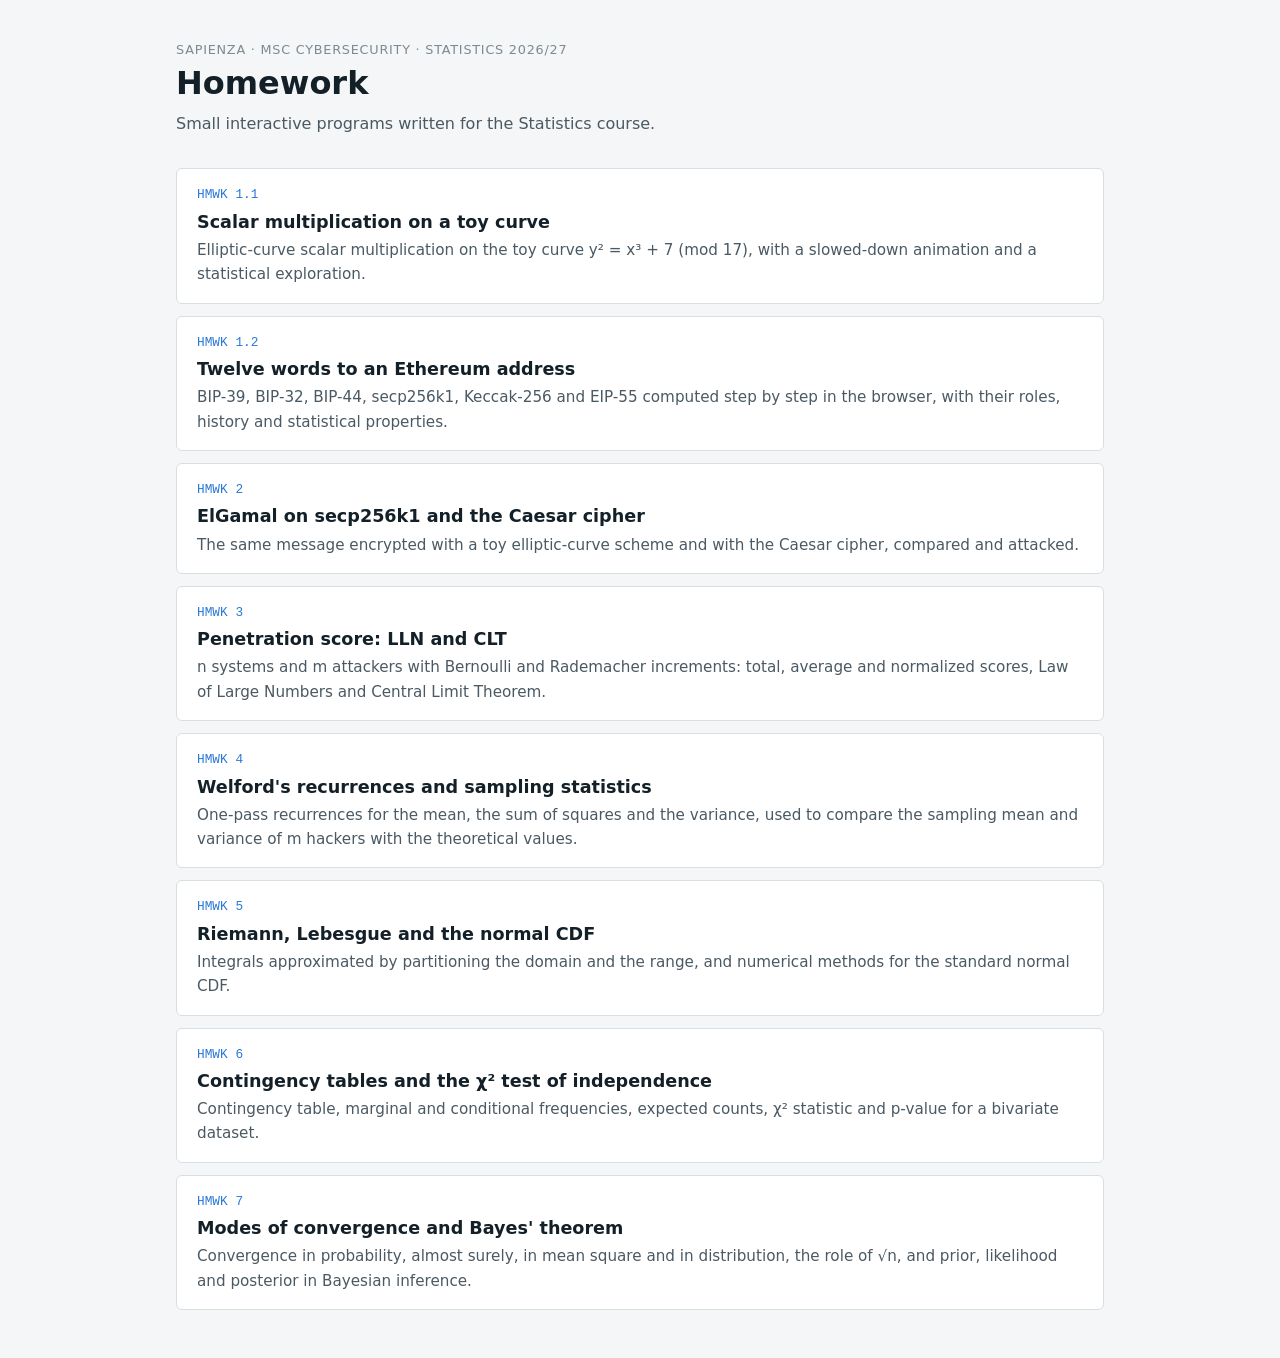
<file: index.html>
<!doctype html>
<html lang="en">
<head>
  <meta charset="utf-8">
  <meta name="viewport" content="width=device-width, initial-scale=1">
  <title>Statistics in Cybersecurity – Homework</title>
  <link rel="stylesheet" href="css/style.css">
</head>
<body>
  <header class="page-head">
    <p class="eyebrow">Sapienza · MSc Cybersecurity · Statistics 2026/27</p>
    <h1>Homework</h1>
    <p class="lead">Small interactive programs written for the Statistics course.</p>
  </header>

  <main>
    <ol class="hw-list">
      <li>
        <a href="hw1.html">
          <span class="hw-num">HMWK 1.1</span>
          <span class="hw-title">Scalar multiplication on a toy curve</span>
          <span class="hw-desc">Elliptic-curve scalar multiplication on the toy curve y² = x³ + 7 (mod 17), with a slowed-down animation and a statistical exploration.</span>
        </a>
      </li>
      <li>
        <a href="hw2.html">
          <span class="hw-num">HMWK 1.2</span>
          <span class="hw-title">Twelve words to an Ethereum address</span>
          <span class="hw-desc">BIP-39, BIP-32, BIP-44, secp256k1, Keccak-256 and EIP-55 computed step by step in the browser, with their roles, history and statistical properties.</span>
        </a>
      </li>
      <li>
        <a href="hw3.html">
          <span class="hw-num">HMWK 2</span>
          <span class="hw-title">ElGamal on secp256k1 and the Caesar cipher</span>
          <span class="hw-desc">The same message encrypted with a toy elliptic-curve scheme and with the Caesar cipher, compared and attacked.</span>
        </a>
      </li>
      <li>
        <a href="hw4.html">
          <span class="hw-num">HMWK 3</span>
          <span class="hw-title">Penetration score: LLN and CLT</span>
          <span class="hw-desc">n systems and m attackers with Bernoulli and Rademacher increments: total, average and normalized scores, Law of Large Numbers and Central Limit Theorem.</span>
        </a>
      </li>
      <li>
        <a href="hw5.html">
          <span class="hw-num">HMWK 4</span>
          <span class="hw-title">Welford's recurrences and sampling statistics</span>
          <span class="hw-desc">One-pass recurrences for the mean, the sum of squares and the variance, used to compare the sampling mean and variance of m hackers with the theoretical values.</span>
        </a>
      </li>
      <li>
        <a href="hw6.html">
          <span class="hw-num">HMWK 5</span>
          <span class="hw-title">Riemann, Lebesgue and the normal CDF</span>
          <span class="hw-desc">Integrals approximated by partitioning the domain and the range, and numerical methods for the standard normal CDF.</span>
        </a>
      </li>
      <li>
        <a href="hw7.html">
          <span class="hw-num">HMWK 6</span>
          <span class="hw-title">Contingency tables and the χ² test of independence</span>
          <span class="hw-desc">Contingency table, marginal and conditional frequencies, expected counts, χ² statistic and p-value for a bivariate dataset.</span>
        </a>
      </li>
      <li>
        <a href="hw8.html">
          <span class="hw-num">HMWK 7</span>
          <span class="hw-title">Modes of convergence and Bayes' theorem</span>
          <span class="hw-desc">Convergence in probability, almost surely, in mean square and in distribution, the role of √n, and prior, likelihood and posterior in Bayesian inference.</span>
        </a>
      </li>
    </ol>
  </main>
</body>
</html>
</file>
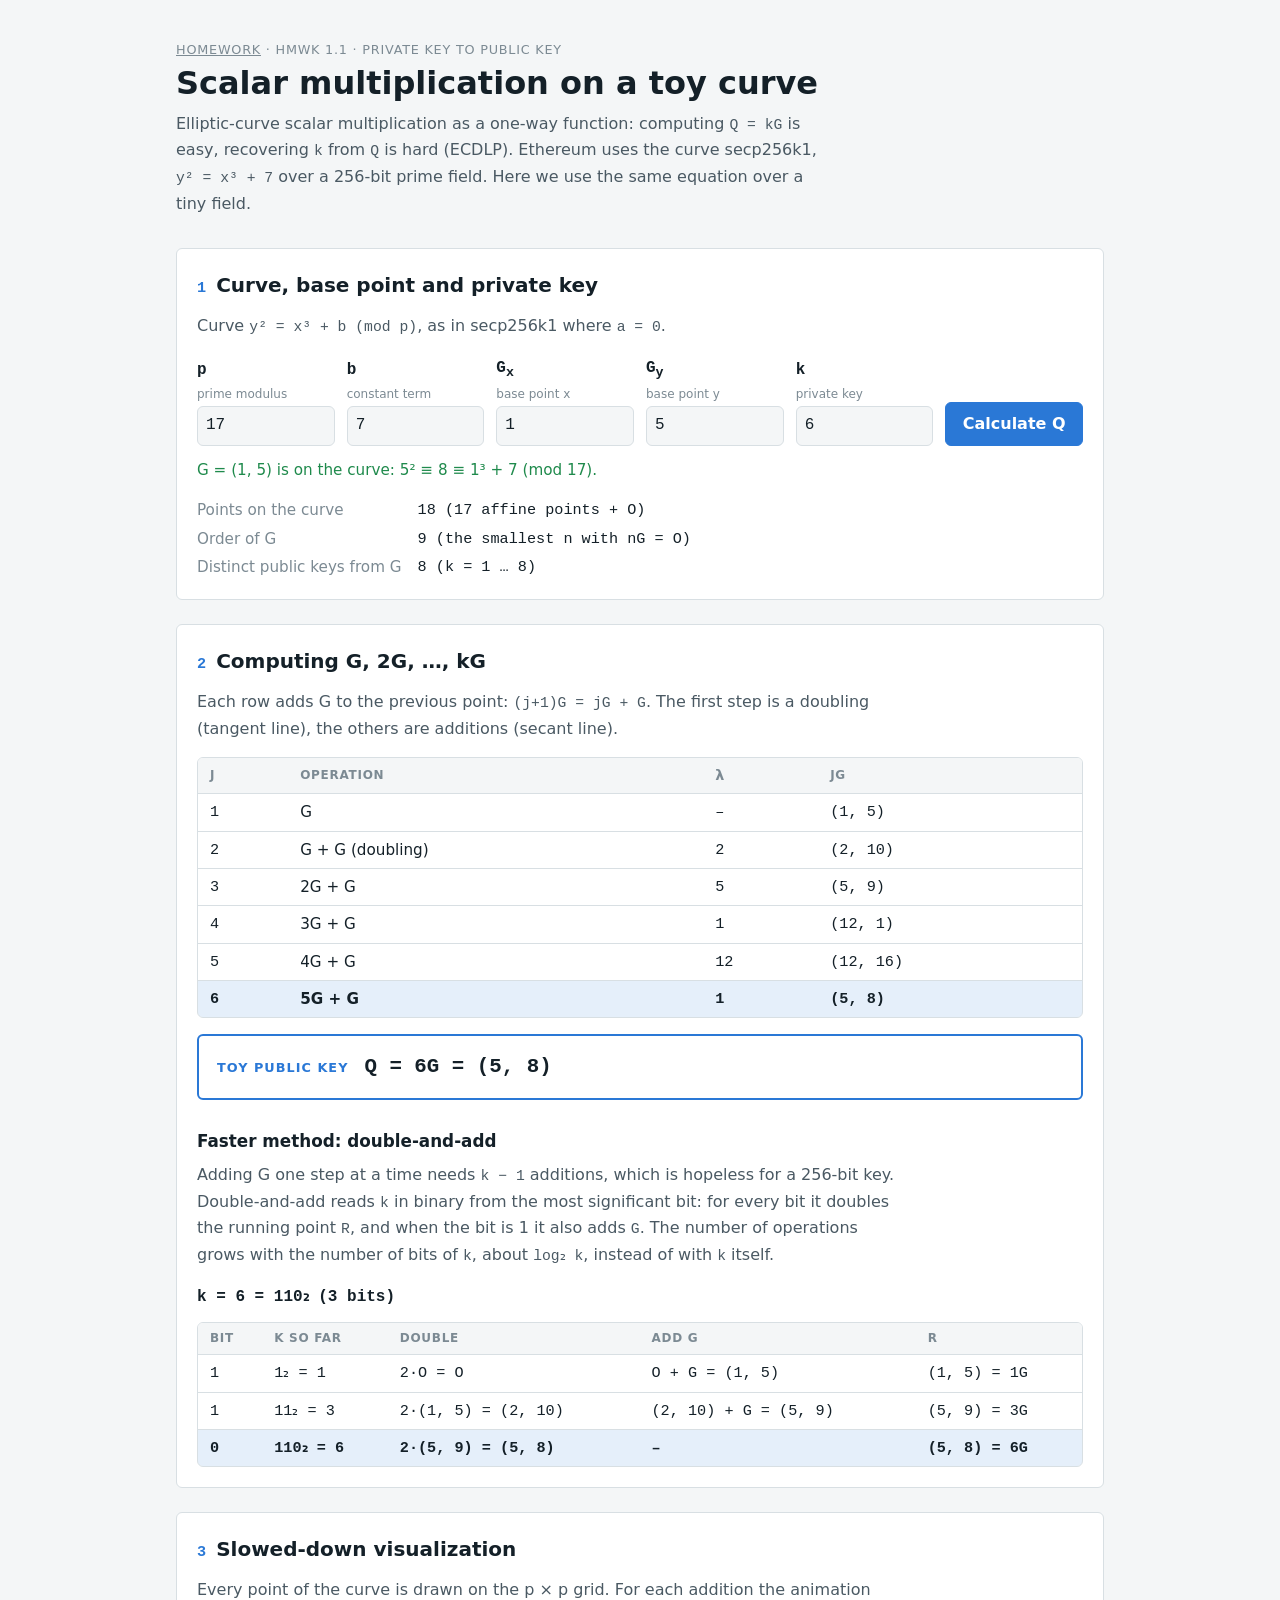
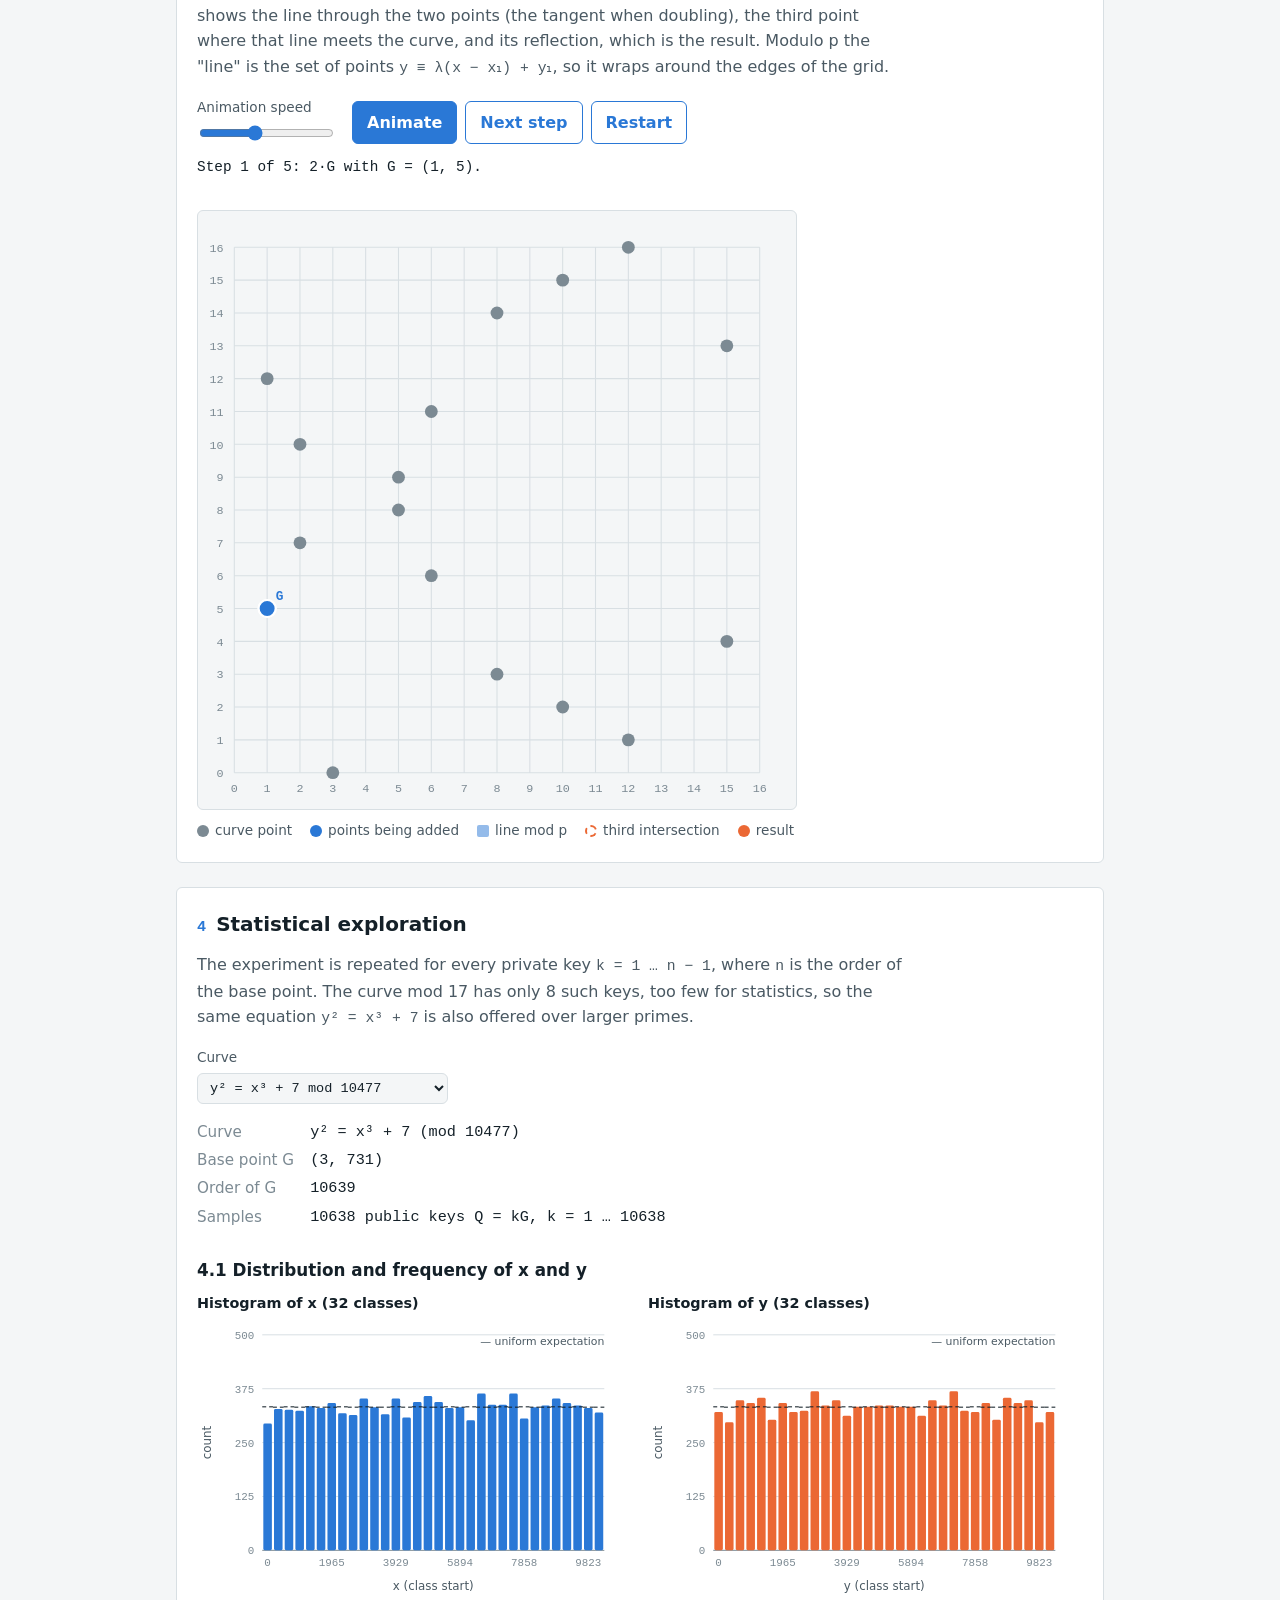
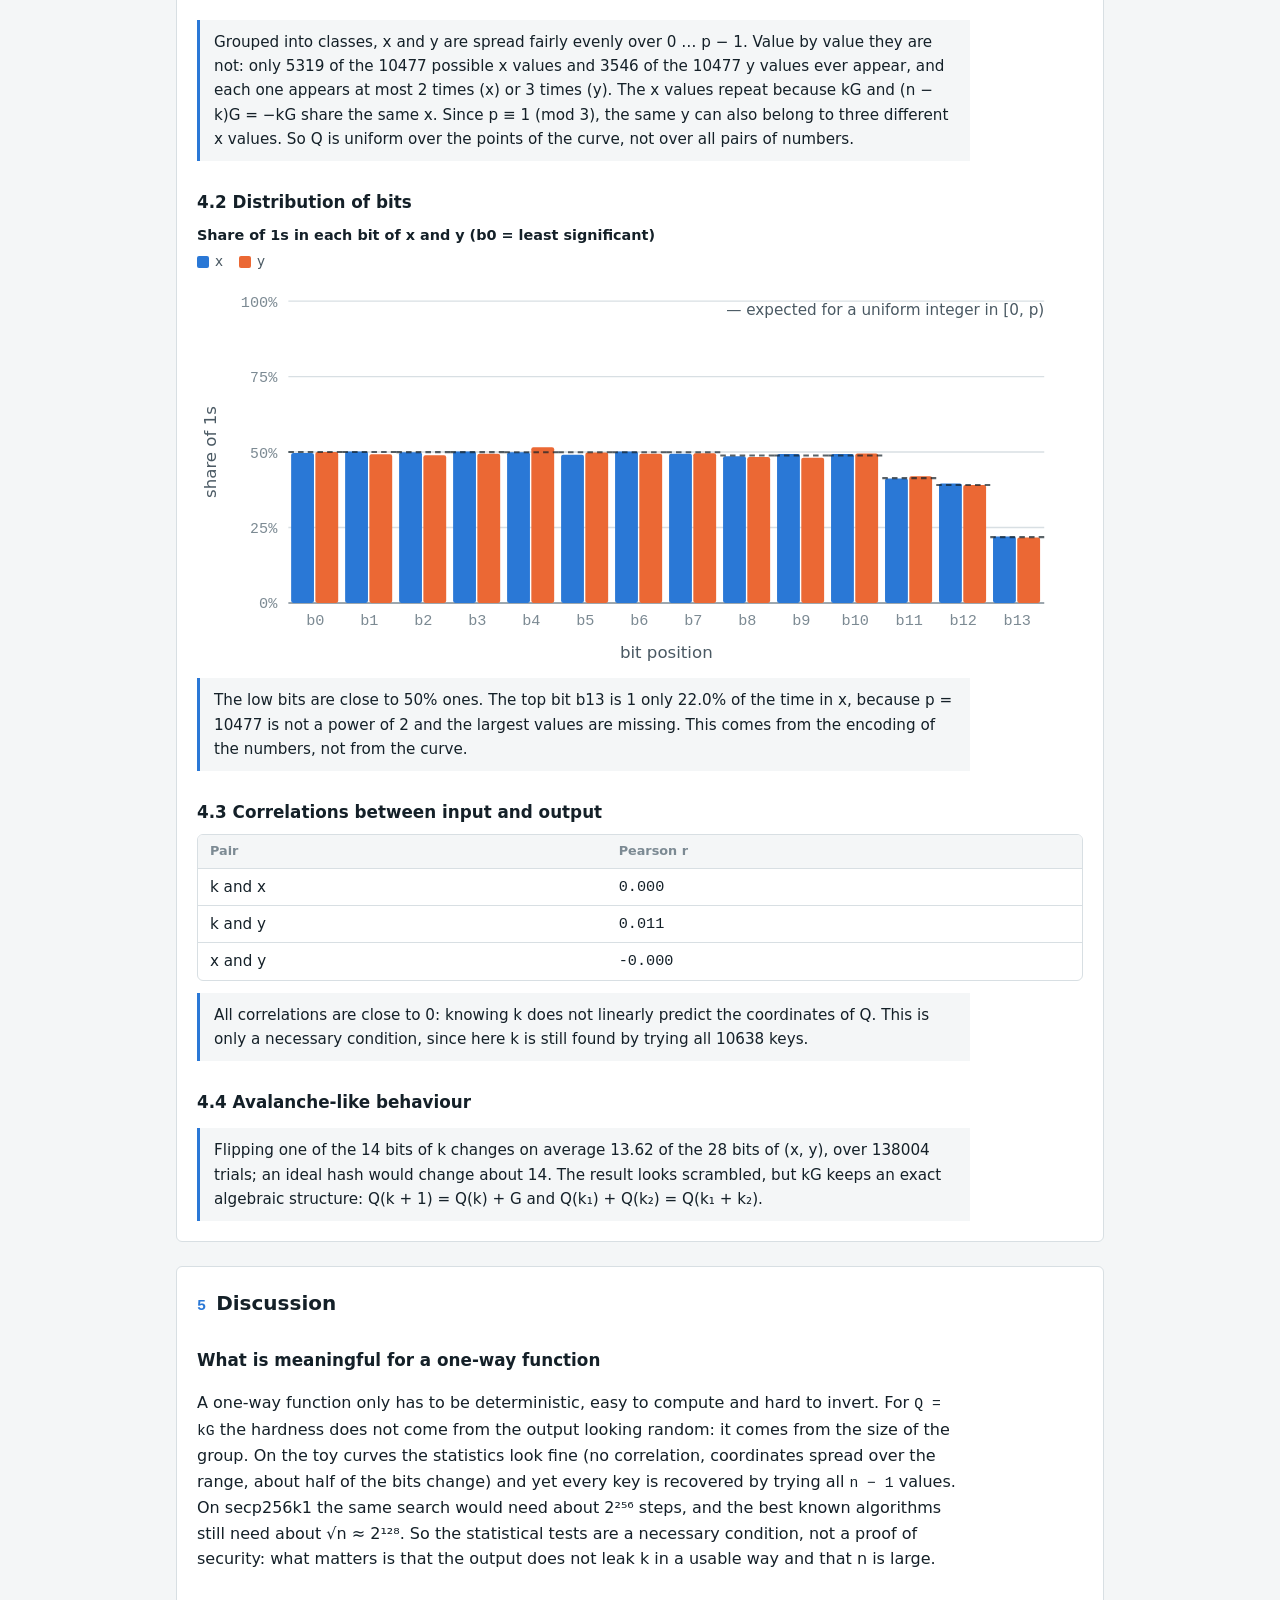
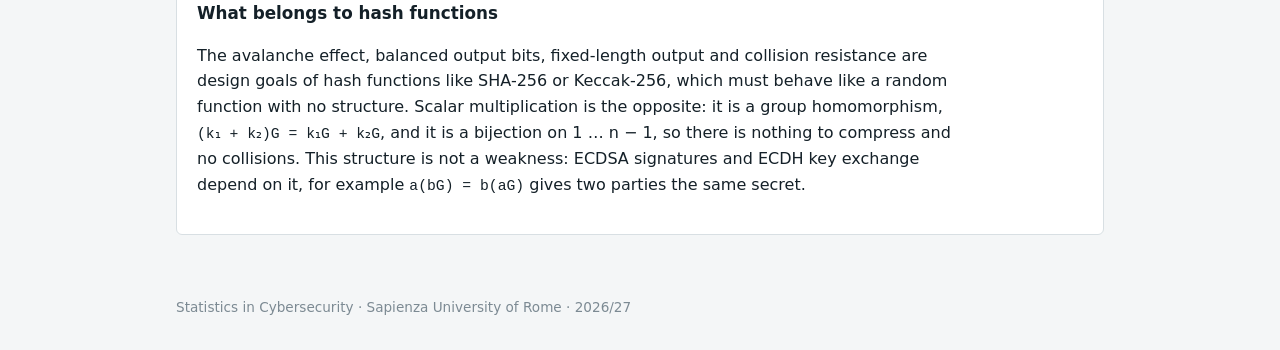
<file: hw1.html>
<!doctype html>
<html lang="en">
<head>
  <meta charset="utf-8">
  <meta name="viewport" content="width=device-width, initial-scale=1">
  <title>HMWK 1.1 – Scalar multiplication on a toy curve</title>
  <link rel="stylesheet" href="css/style.css">
</head>
<body>
  <header class="page-head">
    <p class="eyebrow"><a href="index.html">Homework</a> · HMWK 1.1 · private key to public key</p>
    <h1>Scalar multiplication on a toy curve</h1>
    <p class="lead">
      Elliptic-curve scalar multiplication as a one-way function: computing
      <span class="math">Q = kG</span> is easy, recovering <span class="math">k</span> from
      <span class="math">Q</span> is hard (ECDLP). Ethereum uses the curve secp256k1,
      <span class="math">y² = x³ + 7</span> over a 256-bit prime field. Here we use the same
      equation over a tiny field.
    </p>
  </header>

  <main>
    <section id="params">
      <h2><span class="sec-num">1</span> Curve, base point and private key</h2>
      <p class="note">Curve <span class="math">y² = x³ + b (mod p)</span>, as in secp256k1 where <span class="math">a = 0</span>.</p>
      <form id="param-form" class="param-form" novalidate>
        <label for="in-p"><span class="lbl">p</span> <span class="hint">prime modulus</span>
          <input id="in-p" name="p" type="number" min="3" step="1" value="17" required>
        </label>
        <label for="in-b"><span class="lbl">b</span> <span class="hint">constant term</span>
          <input id="in-b" name="b" type="number" step="1" value="7" required>
        </label>
        <label for="in-gx"><span class="lbl">G<sub>x</sub></span> <span class="hint">base point x</span>
          <input id="in-gx" name="gx" type="number" min="0" step="1" value="1" required>
        </label>
        <label for="in-gy"><span class="lbl">G<sub>y</sub></span> <span class="hint">base point y</span>
          <input id="in-gy" name="gy" type="number" min="0" step="1" value="5" required>
        </label>
        <label for="in-k"><span class="lbl">k</span> <span class="hint">private key</span>
          <input id="in-k" name="k" type="number" min="1" step="1" value="6" required>
        </label>
        <button id="btn-compute" type="submit">Calculate Q</button>
      </form>
      <p id="param-error" class="error" role="alert" hidden></p>
      <p id="param-check" class="check"></p>
      <dl id="curve-info" class="facts"></dl>
    </section>

    <section id="compute">
      <h2><span class="sec-num">2</span> Computing G, 2G, …, kG</h2>
      <p class="note">Each row adds G to the previous point: <span class="math">(j+1)G = jG + G</span>. The first step is a doubling (tangent line), the others are additions (secant line).</p>
      <div class="table-wrap">
        <table id="steps-table" class="steps">
          <thead>
            <tr><th scope="col">j</th><th scope="col">Operation</th><th scope="col" class="greek">λ</th><th scope="col">jG</th></tr>
          </thead>
          <tbody></tbody>
        </table>
      </div>
      <p id="naive-skipped" class="note" hidden></p>
      <div id="public-key" class="result" aria-live="polite"></div>

      <h3>Faster method: double-and-add</h3>
      <p class="note">
        Adding G one step at a time needs <span class="math">k − 1</span> additions, which is hopeless for a
        256-bit key. Double-and-add reads <span class="math">k</span> in binary from the most significant bit:
        for every bit it doubles the running point <span class="math">R</span>, and when the bit is 1 it also
        adds <span class="math">G</span>. The number of operations grows with the number of bits of
        <span class="math">k</span>, about <span class="math">log₂ k</span>, instead of with <span class="math">k</span> itself.
      </p>
      <p id="dna-bits" class="bits"></p>
      <div class="table-wrap">
        <table id="dna-table" class="steps">
          <thead>
            <tr><th scope="col">Bit</th><th scope="col">k so far</th><th scope="col">Double</th><th scope="col">Add G</th><th scope="col">R</th></tr>
          </thead>
          <tbody></tbody>
        </table>
      </div>
    </section>

    <section id="visual">
      <h2><span class="sec-num">3</span> Slowed-down visualization</h2>
      <p class="note">
        Every point of the curve is drawn on the p × p grid. For each addition the animation shows the
        line through the two points (the tangent when doubling), the third point where that line meets the curve,
        and its reflection, which is the result. Modulo p the "line" is the set of points
        <span class="math">y ≡ λ(x − x₁) + y₁</span>, so it wraps around the edges of the grid.
      </p>
      <div class="viz-controls">
        <label for="viz-speed">Animation speed
          <input id="viz-speed" type="range" min="150" max="2000" step="50" value="900">
        </label>
        <div class="viz-buttons">
          <button id="viz-play" type="button">Animate</button>
          <button id="viz-step" type="button" class="secondary">Next step</button>
          <button id="viz-reset" type="button" class="secondary">Restart</button>
        </div>
      </div>
      <p id="viz-caption" class="viz-caption" aria-live="polite"></p>
      <div class="viz-wrap">
        <svg id="viz" role="img" aria-label="Points of the curve and the current point addition"></svg>
      </div>
      <ul class="viz-legend">
        <li><span class="sw sw-point"></span>curve point</li>
        <li><span class="sw sw-operand"></span>points being added</li>
        <li><span class="sw sw-line"></span>line mod p</li>
        <li><span class="sw sw-third"></span>third intersection</li>
        <li><span class="sw sw-result"></span>result</li>
      </ul>
    </section>

    <section id="stats">
      <h2><span class="sec-num">4</span> Statistical exploration</h2>
      <p class="note">
        The experiment is repeated for every private key <span class="math">k = 1 … n − 1</span>, where
        <span class="math">n</span> is the order of the base point. The curve mod 17 has only 8 such keys, too few for
        statistics, so the same equation <span class="math">y² = x³ + 7</span> is also offered over larger primes.
      </p>
      <div class="stats-controls">
        <label for="st-curve">Curve
          <select id="st-curve">
            <option value="current">Curve and G from section 1</option>
            <option value="1051">y² = x³ + 7 mod 1051</option>
            <option value="10477" selected>y² = x³ + 7 mod 10477</option>
          </select>
        </label>
      </div>
      <p id="st-status" class="status" aria-live="polite"></p>
      <dl id="st-summary" class="facts"></dl>

      <h3>4.1 Distribution and frequency of x and y</h3>
      <div class="chart-grid">
        <div id="ch-x"></div>
        <div id="ch-y"></div>
      </div>
      <p id="st-uniform-text" class="finding"></p>

      <h3>4.2 Distribution of bits</h3>
      <div id="ch-bits"></div>
      <p id="st-bits-text" class="finding"></p>

      <h3>4.3 Correlations between input and output</h3>
      <div id="st-corr" class="table-wrap"></div>
      <p id="st-corr-text" class="finding"></p>

      <h3>4.4 Avalanche-like behaviour</h3>
      <p id="st-aval-text" class="finding"></p>
    </section>

    <section id="discussion">
      <h2><span class="sec-num">5</span> Discussion</h2>

      <h3>What is meaningful for a one-way function</h3>
      <p>
        A one-way function only has to be deterministic, easy to compute and hard to invert. For <span class="math">Q = kG</span> the
        hardness does not come from the output looking random: it comes from the size of the group. On the toy curves the
        statistics look fine (no correlation, coordinates spread over the range, about half of the bits change) and yet every key is
        recovered by trying all <span class="math">n − 1</span> values. On secp256k1 the same search would need about
        2²⁵⁶ steps, and the best known algorithms still need about √n ≈ 2¹²⁸. So the statistical tests are a necessary
        condition, not a proof of security: what matters is that the output does not leak k in a usable way and that n is large.
      </p>

      <h3>What belongs to hash functions</h3>
      <p>
        The avalanche effect, balanced output bits, fixed-length output and collision resistance are design goals of
        hash functions like SHA-256 or Keccak-256, which must behave like a random function with no structure.
        Scalar multiplication is the opposite: it is a group homomorphism, <span class="math">(k₁ + k₂)G = k₁G + k₂G</span>,
        and it is a bijection on 1 … n − 1, so there is nothing to compress and no collisions. This structure is
        not a weakness: ECDSA signatures and ECDH key exchange depend on it, for example
        <span class="math">a(bG) = b(aG)</span> gives two parties the same secret.
      </p>
    </section>
  </main>

  <script src="js/hw1/ec.js"></script>
  <script src="js/hw1/charts.js"></script>
  <script src="js/hw1/visual.js"></script>
  <script src="js/hw1/compute.js"></script>
  <script src="js/hw1/stats.js"></script>

  <footer class="page-foot">
    <p>Statistics in Cybersecurity · Sapienza University of Rome · 2026/27</p>
  </footer>
</body>
</html>
</file>
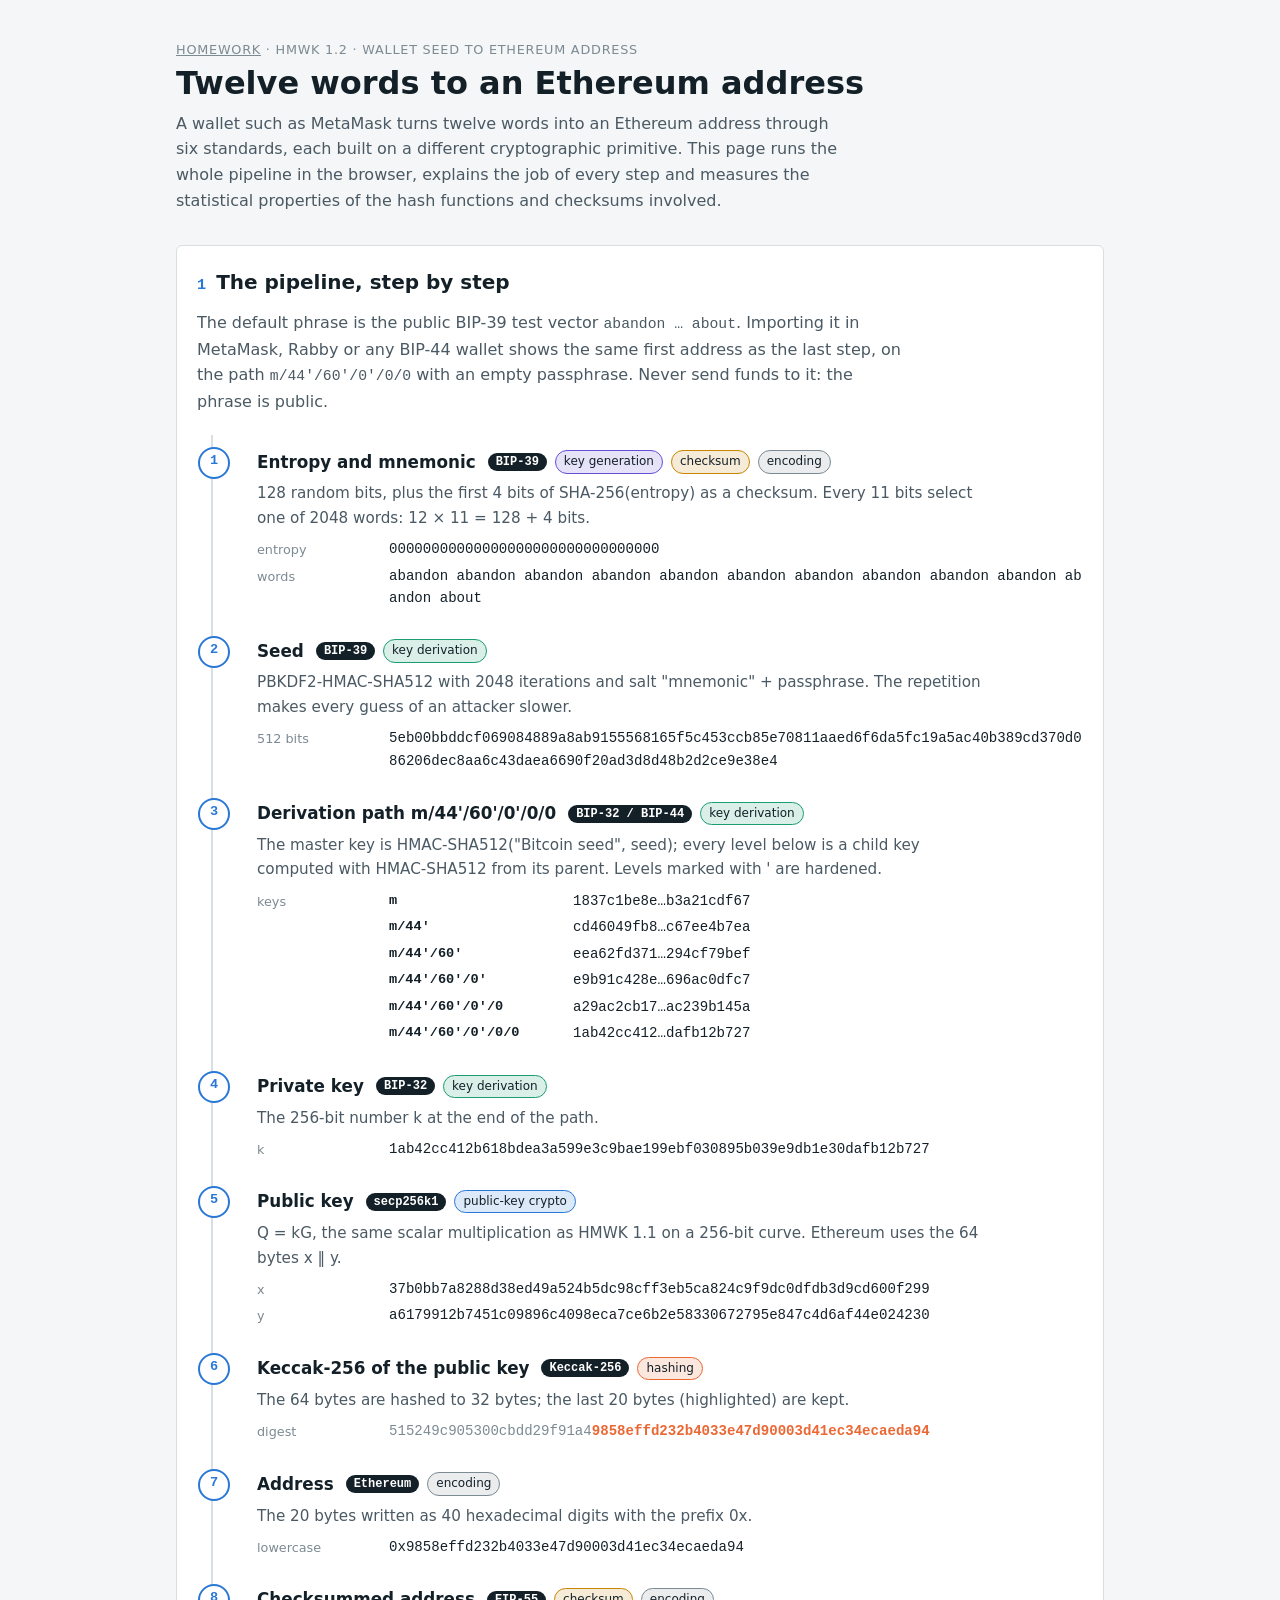
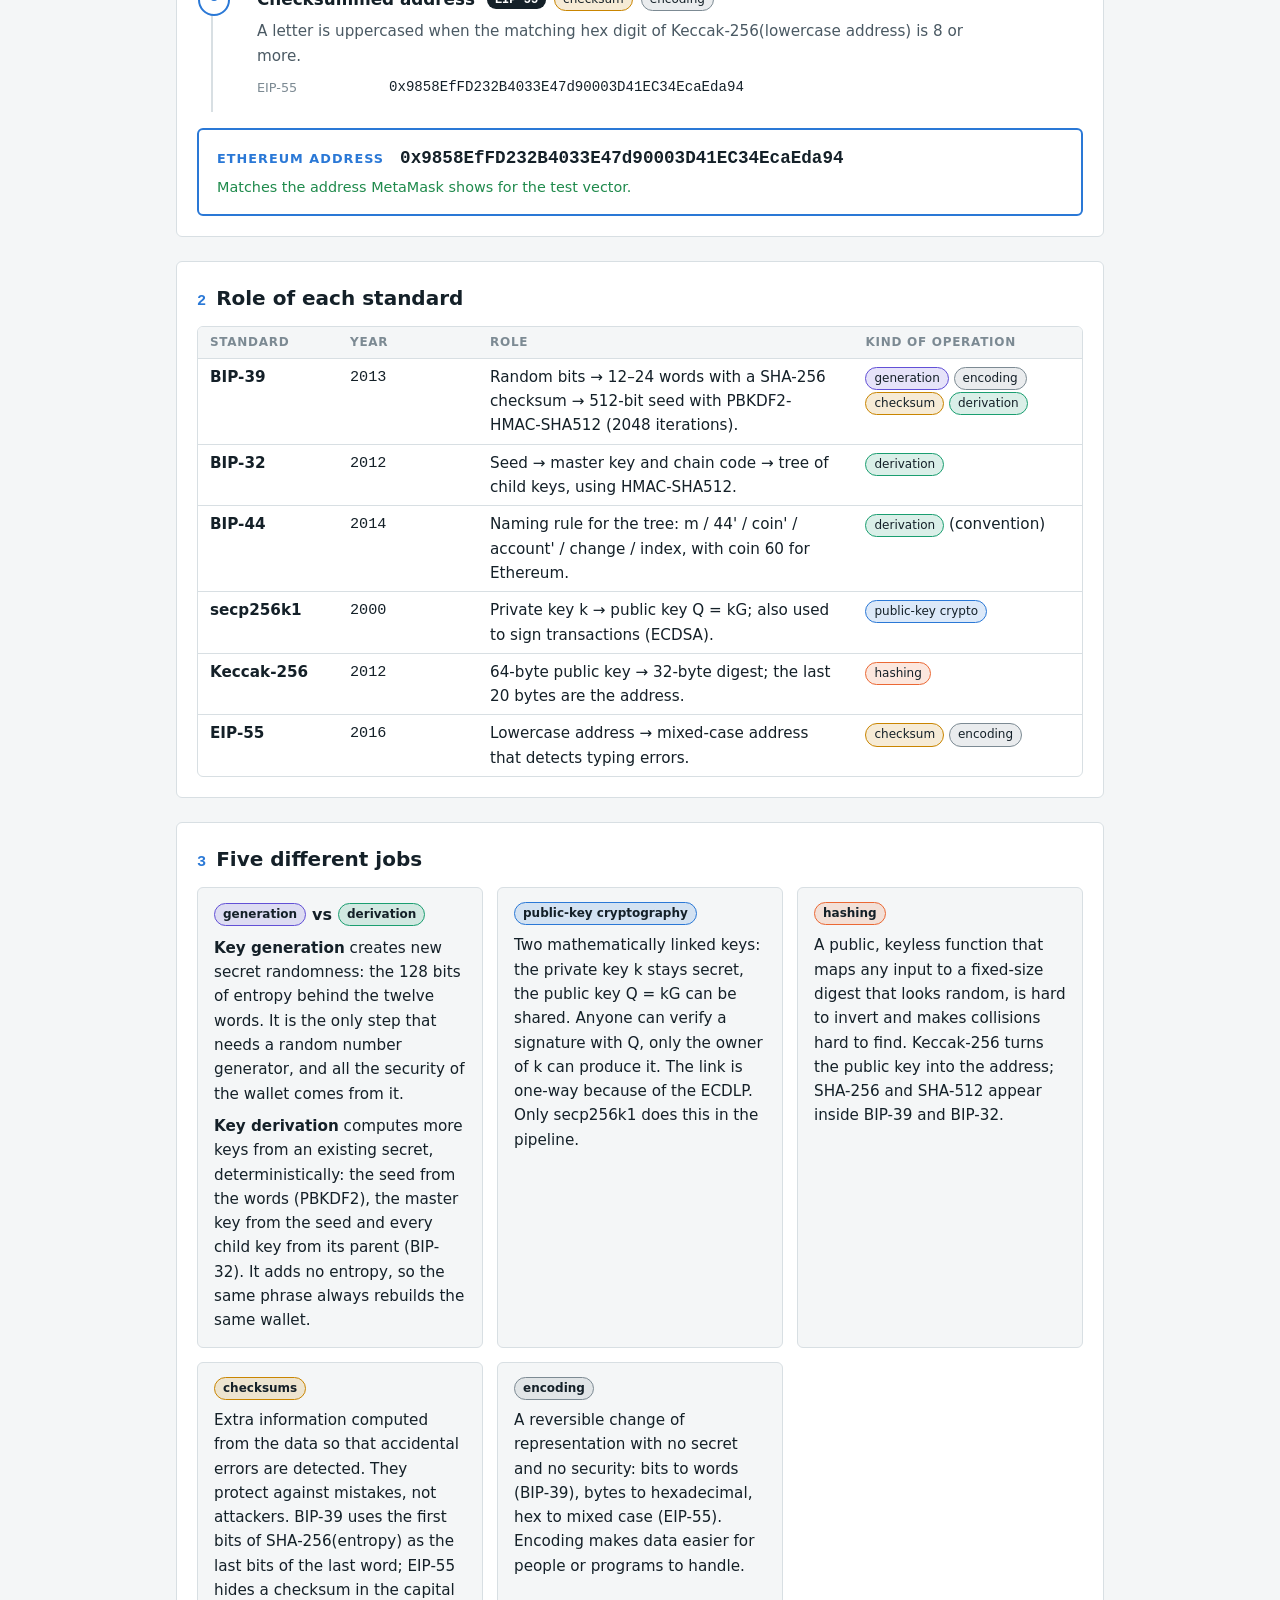
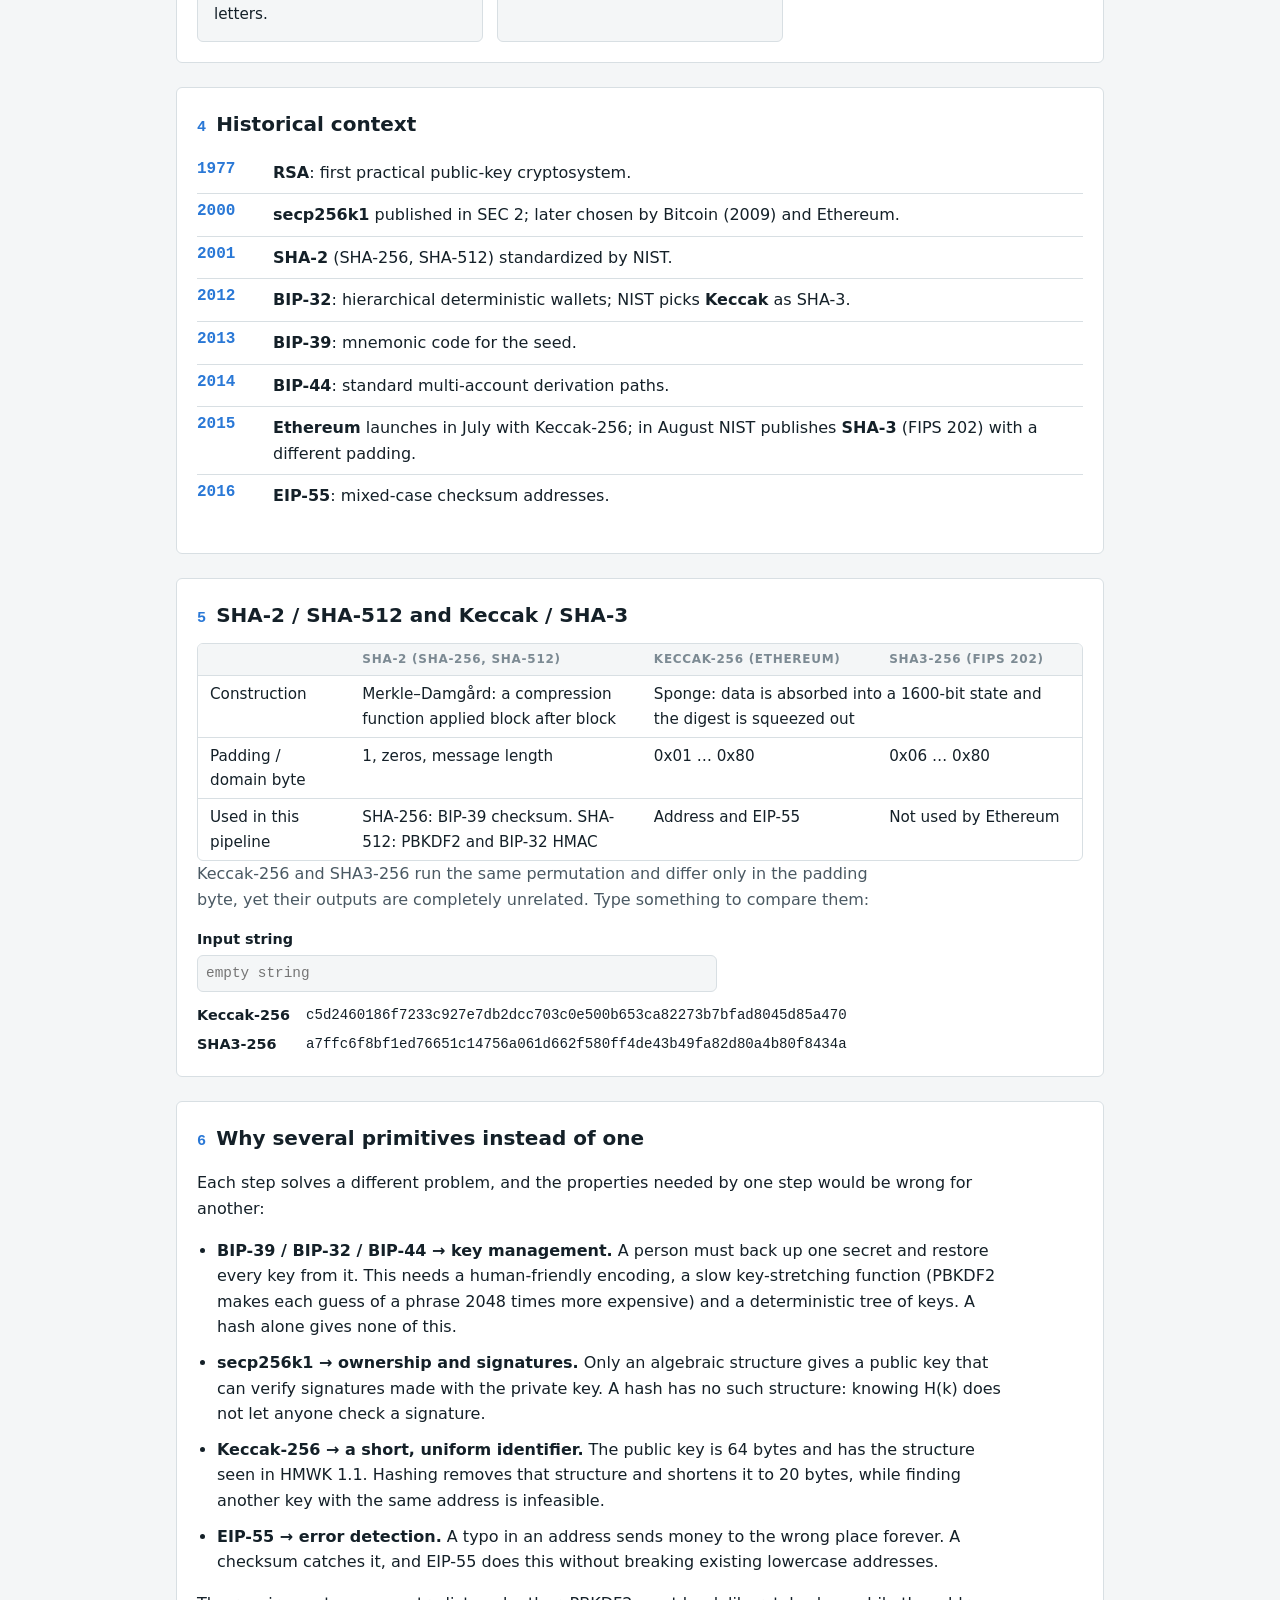
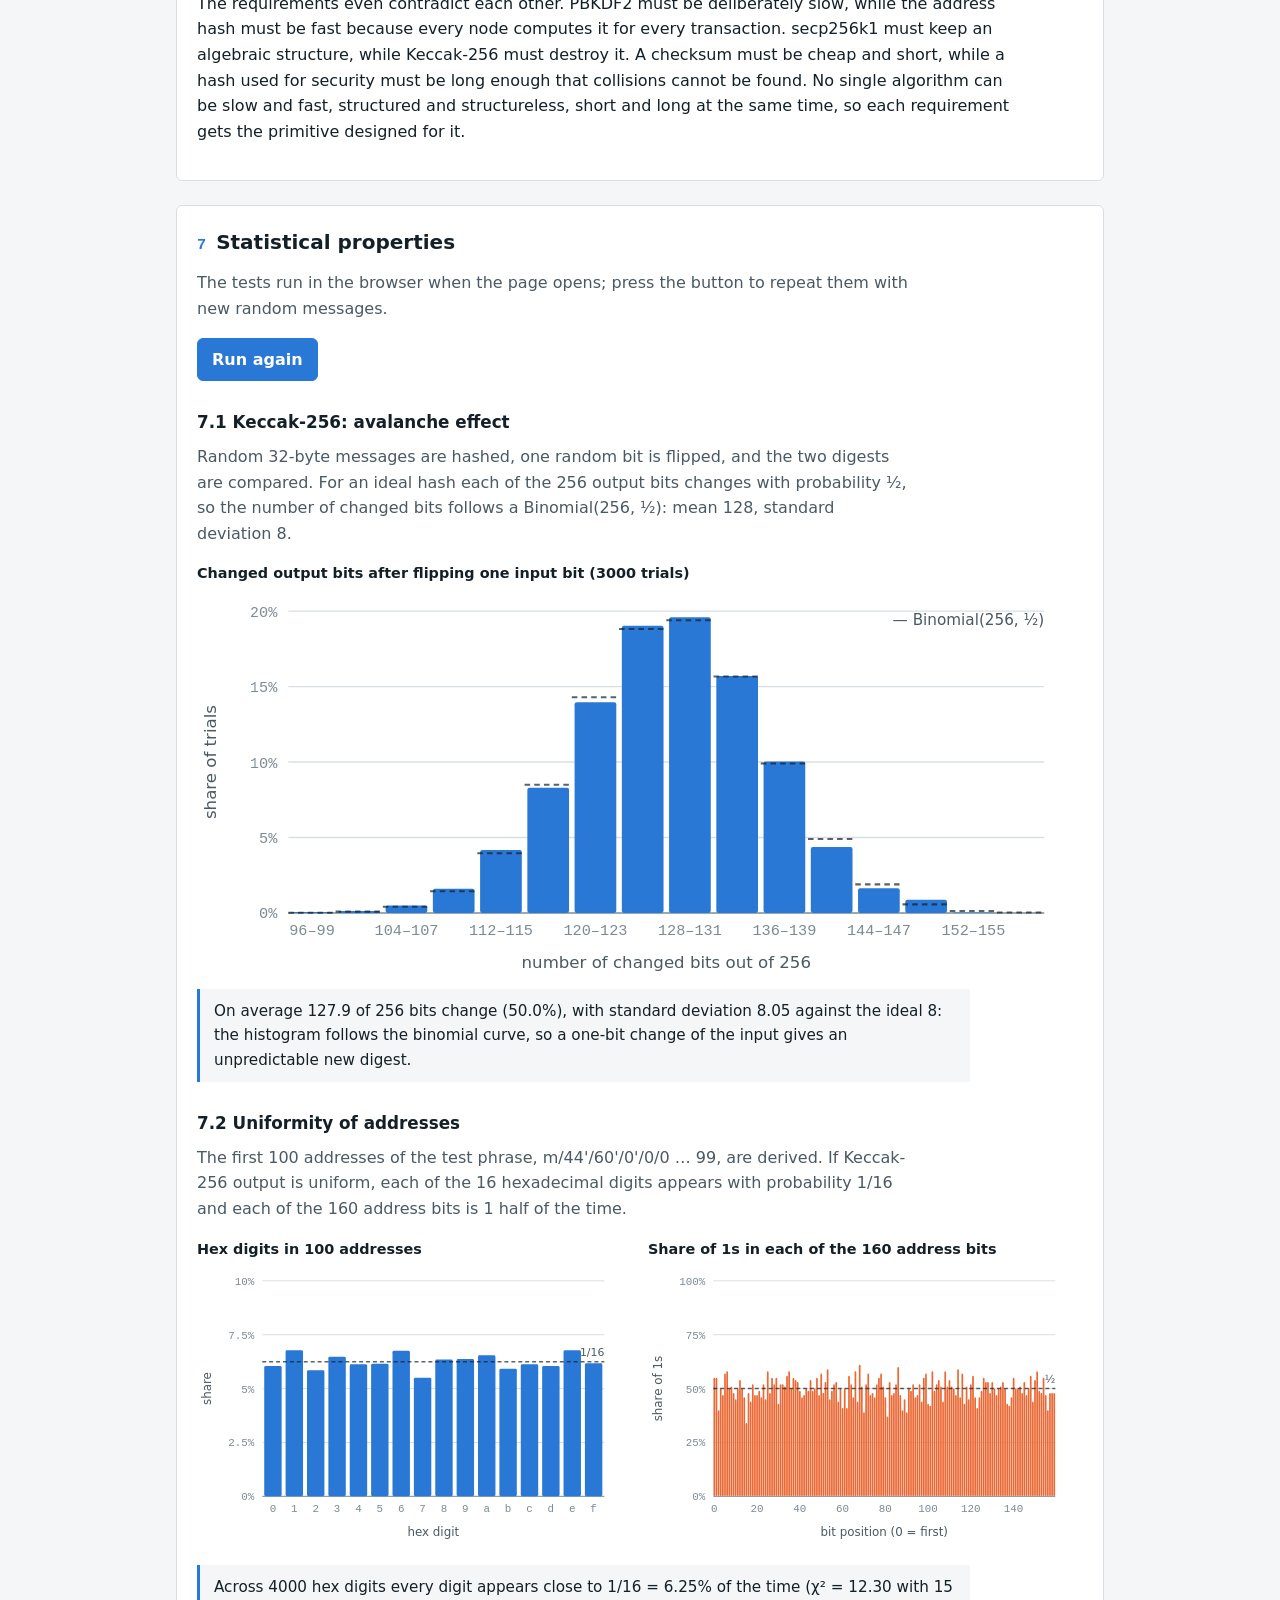
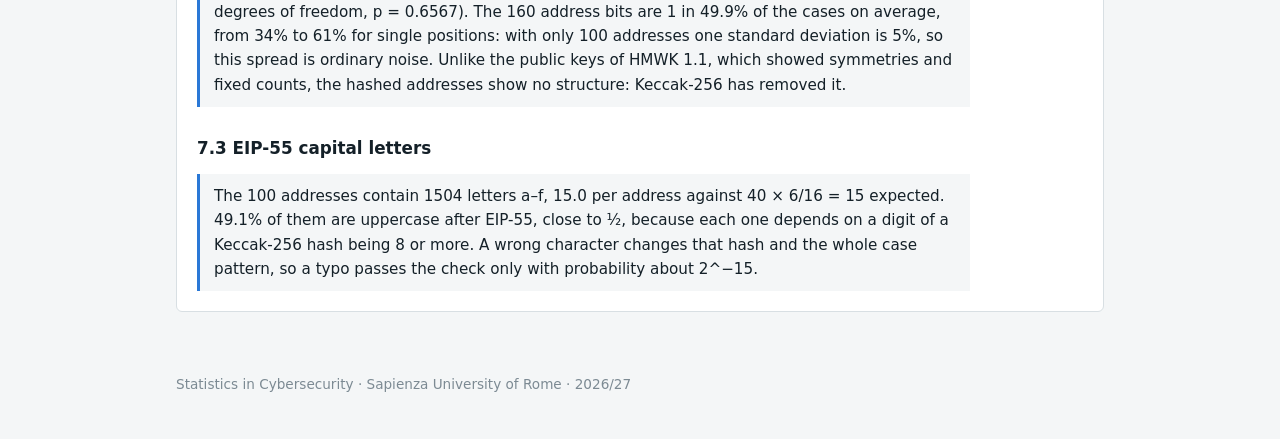
<file: hw2.html>
<!doctype html>
<html lang="en">
<head>
  <meta charset="utf-8">
  <meta name="viewport" content="width=device-width, initial-scale=1">
  <title>HMWK 1.2 – Twelve words to an Ethereum address</title>
  <link rel="stylesheet" href="css/style.css">
</head>
<body>
  <header class="page-head">
    <p class="eyebrow"><a href="index.html">Homework</a> · HMWK 1.2 · wallet seed to Ethereum address</p>
    <h1>Twelve words to an Ethereum address</h1>
    <p class="lead">
      A wallet such as MetaMask turns twelve words into an Ethereum address through six standards, each built on a
      different cryptographic primitive. This page runs the whole pipeline in the browser, explains the job of every
      step and measures the statistical properties of the hash functions and checksums involved.
    </p>
  </header>

  <main>
    <section id="pipeline">
      <h2><span class="sec-num">1</span> The pipeline, step by step</h2>
      <p class="note">
        The default phrase is the public BIP-39 test vector <span class="math">abandon … about</span>. Importing it in
        MetaMask, Rabby or any BIP-44 wallet shows the same first address as the last step, on the path
        <span class="math">m/44'/60'/0'/0/0</span> with an empty passphrase. Never send funds to it: the phrase is public.
      </p>
      <p id="wallet-error" class="error" role="alert" hidden></p>
      <ol id="steps" class="pipeline"></ol>
      <div id="final-address" class="result" aria-live="polite"></div>
    </section>

    <section id="standards">
      <h2><span class="sec-num">2</span> Role of each standard</h2>
      <div class="table-wrap">
        <table class="props">
          <thead>
            <tr><th scope="col">Standard</th><th scope="col">Year</th><th scope="col">Role</th><th scope="col">Kind of operation</th></tr>
          </thead>
          <tbody>
            <tr><td><strong>BIP-39</strong></td><td class="num">2013</td><td>Random bits → 12–24 words with a SHA-256 checksum → 512-bit seed with PBKDF2-HMAC-SHA512 (2048 iterations).</td><td><span class="chip c-gen">generation</span> <span class="chip c-enc">encoding</span> <span class="chip c-sum">checksum</span> <span class="chip c-der">derivation</span></td></tr>
            <tr><td><strong>BIP-32</strong></td><td class="num">2012</td><td>Seed → master key and chain code → tree of child keys, using HMAC-SHA512.</td><td><span class="chip c-der">derivation</span></td></tr>
            <tr><td><strong>BIP-44</strong></td><td class="num">2014</td><td>Naming rule for the tree: m / 44' / coin' / account' / change / index, with coin 60 for Ethereum.</td><td><span class="chip c-der">derivation</span> (convention)</td></tr>
            <tr><td><strong>secp256k1</strong></td><td class="num">2000</td><td>Private key k → public key Q = kG; also used to sign transactions (ECDSA).</td><td><span class="chip c-pkc">public-key crypto</span></td></tr>
            <tr><td><strong>Keccak-256</strong></td><td class="num">2012</td><td>64-byte public key → 32-byte digest; the last 20 bytes are the address.</td><td><span class="chip c-hash">hashing</span></td></tr>
            <tr><td><strong>EIP-55</strong></td><td class="num">2016</td><td>Lowercase address → mixed-case address that detects typing errors.</td><td><span class="chip c-sum">checksum</span> <span class="chip c-enc">encoding</span></td></tr>
          </tbody>
        </table>
      </div>
    </section>

    <section id="distinctions">
      <h2><span class="sec-num">3</span> Five different jobs</h2>
      <div class="cards">
        <article class="card">
          <h3><span class="chip c-gen">generation</span> vs <span class="chip c-der">derivation</span></h3>
          <p><strong>Key generation</strong> creates new secret randomness: the 128 bits of entropy behind the twelve words. It is the only step that needs a random number generator, and all the security of the wallet comes from it.</p>
          <p><strong>Key derivation</strong> computes more keys from an existing secret, deterministically: the seed from the words (PBKDF2), the master key from the seed and every child key from its parent (BIP-32). It adds no entropy, so the same phrase always rebuilds the same wallet.</p>
        </article>
        <article class="card">
          <h3><span class="chip c-pkc">public-key cryptography</span></h3>
          <p>Two mathematically linked keys: the private key k stays secret, the public key Q = kG can be shared. Anyone can verify a signature with Q, only the owner of k can produce it. The link is one-way because of the ECDLP. Only secp256k1 does this in the pipeline.</p>
        </article>
        <article class="card">
          <h3><span class="chip c-hash">hashing</span></h3>
          <p>A public, keyless function that maps any input to a fixed-size digest that looks random, is hard to invert and makes collisions hard to find. Keccak-256 turns the public key into the address; SHA-256 and SHA-512 appear inside BIP-39 and BIP-32.</p>
        </article>
        <article class="card">
          <h3><span class="chip c-sum">checksums</span></h3>
          <p>Extra information computed from the data so that accidental errors are detected. They protect against mistakes, not attackers. BIP-39 uses the first bits of SHA-256(entropy) as the last bits of the last word; EIP-55 hides a checksum in the capital letters.</p>
        </article>
        <article class="card">
          <h3><span class="chip c-enc">encoding</span></h3>
          <p>A reversible change of representation with no secret and no security: bits to words (BIP-39), bytes to hexadecimal, hex to mixed case (EIP-55). Encoding makes data easier for people or programs to handle.</p>
        </article>
      </div>
    </section>

    <section id="history">
      <h2><span class="sec-num">4</span> Historical context</h2>
      <ol class="timeline">
        <li><span class="year">1977</span><span class="event"><strong>RSA</strong>: first practical public-key cryptosystem.</span></li>
        <li><span class="year">2000</span><span class="event"><strong>secp256k1</strong> published in SEC 2; later chosen by Bitcoin (2009) and Ethereum.</span></li>
        <li><span class="year">2001</span><span class="event"><strong>SHA-2</strong> (SHA-256, SHA-512) standardized by NIST.</span></li>
        <li><span class="year">2012</span><span class="event"><strong>BIP-32</strong>: hierarchical deterministic wallets; NIST picks <strong>Keccak</strong> as SHA-3.</span></li>
        <li><span class="year">2013</span><span class="event"><strong>BIP-39</strong>: mnemonic code for the seed.</span></li>
        <li><span class="year">2014</span><span class="event"><strong>BIP-44</strong>: standard multi-account derivation paths.</span></li>
        <li><span class="year">2015</span><span class="event"><strong>Ethereum</strong> launches in July with Keccak-256; in August NIST publishes <strong>SHA-3</strong> (FIPS 202) with a different padding.</span></li>
        <li><span class="year">2016</span><span class="event"><strong>EIP-55</strong>: mixed-case checksum addresses.</span></li>
      </ol>
    </section>

    <section id="sha">
      <h2><span class="sec-num">5</span> SHA-2 / SHA-512 and Keccak / SHA-3</h2>
      <div class="table-wrap">
        <table class="props">
          <thead>
            <tr><th scope="col"></th><th scope="col">SHA-2 (SHA-256, SHA-512)</th><th scope="col">Keccak-256 (Ethereum)</th><th scope="col">SHA3-256 (FIPS 202)</th></tr>
          </thead>
          <tbody>
            <tr><td>Construction</td><td>Merkle–Damgård: a compression function applied block after block</td><td colspan="2">Sponge: data is absorbed into a 1600-bit state and the digest is squeezed out</td></tr>
            <tr><td>Padding / domain byte</td><td>1, zeros, message length</td><td>0x01 … 0x80</td><td>0x06 … 0x80</td></tr>
            <tr><td>Used in this pipeline</td><td>SHA-256: BIP-39 checksum. SHA-512: PBKDF2 and BIP-32 HMAC</td><td>Address and EIP-55</td><td>Not used by Ethereum</td></tr>
          </tbody>
        </table>
      </div>
      <p class="note">
        Keccak-256 and SHA3-256 run the same permutation and differ only in the padding byte, yet their outputs are
        completely unrelated. Type something to compare them:
      </p>
      <label for="in-hash" class="hash-label">Input string
        <input id="in-hash" type="text" value="" placeholder="empty string" autocomplete="off">
      </label>
      <dl id="hash-demo" class="hash-demo"></dl>
    </section>

    <section id="why">
      <h2><span class="sec-num">6</span> Why several primitives instead of one</h2>
      <p>Each step solves a different problem, and the properties needed by one step would be wrong for another:</p>
      <ul class="why-list">
        <li><strong>BIP-39 / BIP-32 / BIP-44 → key management.</strong> A person must back up one secret and restore every key from it. This needs a human-friendly encoding, a slow key-stretching function (PBKDF2 makes each guess of a phrase 2048 times more expensive) and a deterministic tree of keys. A hash alone gives none of this.</li>
        <li><strong>secp256k1 → ownership and signatures.</strong> Only an algebraic structure gives a public key that can verify signatures made with the private key. A hash has no such structure: knowing H(k) does not let anyone check a signature.</li>
        <li><strong>Keccak-256 → a short, uniform identifier.</strong> The public key is 64 bytes and has the structure seen in HMWK 1.1. Hashing removes that structure and shortens it to 20 bytes, while finding another key with the same address is infeasible.</li>
        <li><strong>EIP-55 → error detection.</strong> A typo in an address sends money to the wrong place forever. A checksum catches it, and EIP-55 does this without breaking existing lowercase addresses.</li>
      </ul>
      <p>
        The requirements even contradict each other. PBKDF2 must be deliberately slow, while the address hash must be
        fast because every node computes it for every transaction. secp256k1 must keep an algebraic structure, while
        Keccak-256 must destroy it. A checksum must be cheap and short, while a hash used for security must be long
        enough that collisions cannot be found. No single algorithm can be slow and fast, structured and structureless,
        short and long at the same time, so each requirement gets the primitive designed for it.
      </p>
    </section>

    <section id="stats">
      <h2><span class="sec-num">7</span> Statistical properties</h2>
      <p class="note">
        The tests run in the browser when the page opens; press the button to repeat them with new random messages.
      </p>
      <div class="stats-controls">
        <button id="st-run" type="button">Run again</button>
      </div>
      <p id="st-status" class="status" aria-live="polite"></p>

      <h3>7.1 Keccak-256: avalanche effect</h3>
      <p class="note">Random 32-byte messages are hashed, one random bit is flipped, and the two digests are compared. For an ideal hash each of the 256 output bits changes with probability ½, so the number of changed bits follows a Binomial(256, ½): mean 128, standard deviation 8.</p>
      <div id="ch-aval"></div>
      <p id="st-aval-text" class="finding"></p>

      <h3>7.2 Uniformity of addresses</h3>
      <p class="note">The first 100 addresses of the test phrase, m/44'/60'/0'/0/0 … 99, are derived. If Keccak-256 output is uniform, each of the 16 hexadecimal digits appears with probability 1/16 and each of the 160 address bits is 1 half of the time.</p>
      <div class="chart-grid">
        <div id="ch-nibbles"></div>
        <div id="ch-bits"></div>
      </div>
      <p id="st-uniform-text" class="finding"></p>

      <h3>7.3 EIP-55 capital letters</h3>
      <p id="st-eip55-text" class="finding"></p>
    </section>
  </main>

  <script src="js/hw1/sha256.js"></script>
  <script src="js/hw1/charts.js"></script>
  <script src="js/hw2/bip39-wordlist.js"></script>
  <script src="js/hw2/keccak.js"></script>
  <script src="js/hw2/secp256k1.js"></script>
  <script src="js/hw2/wallet.js"></script>
  <script src="js/hw2/pipeline.js"></script>
  <script src="js/hw2/stats.js"></script>

  <footer class="page-foot">
    <p>Statistics in Cybersecurity · Sapienza University of Rome · 2026/27</p>
  </footer>
</body>
</html>
</file>
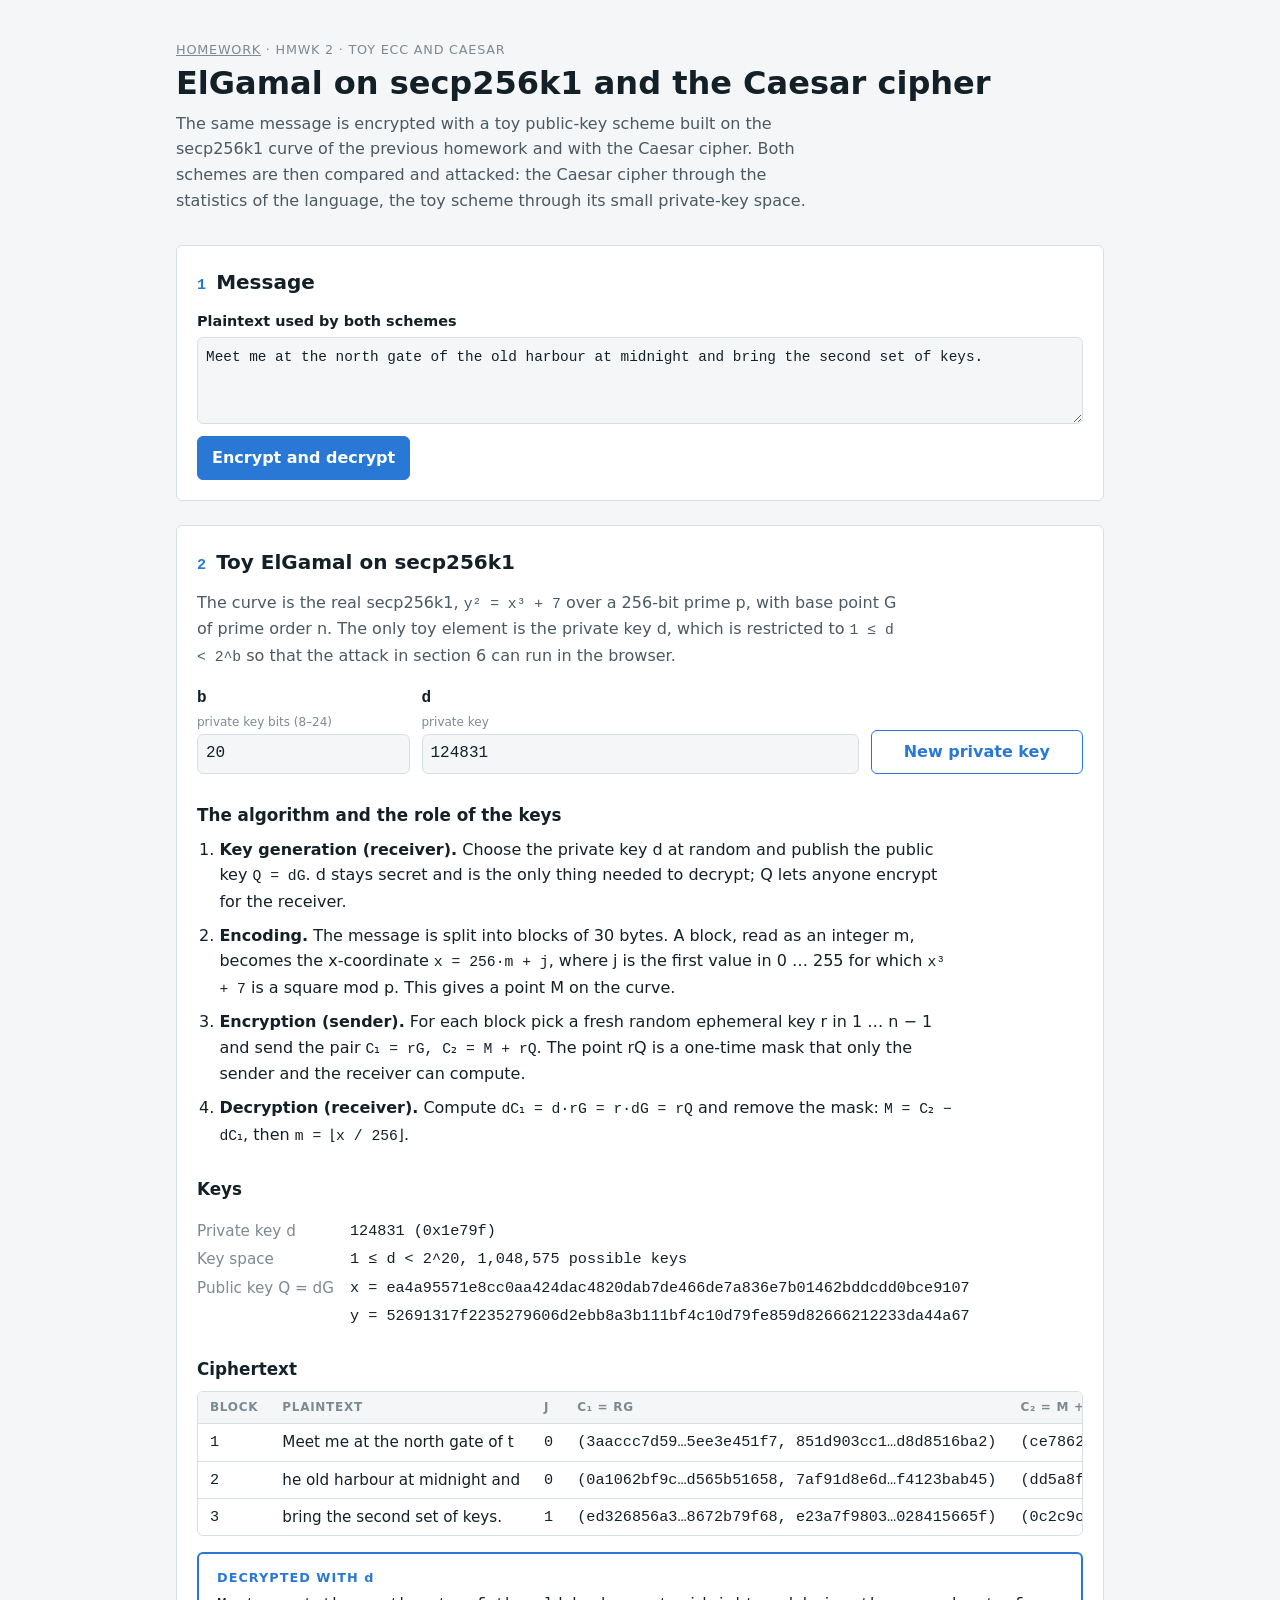
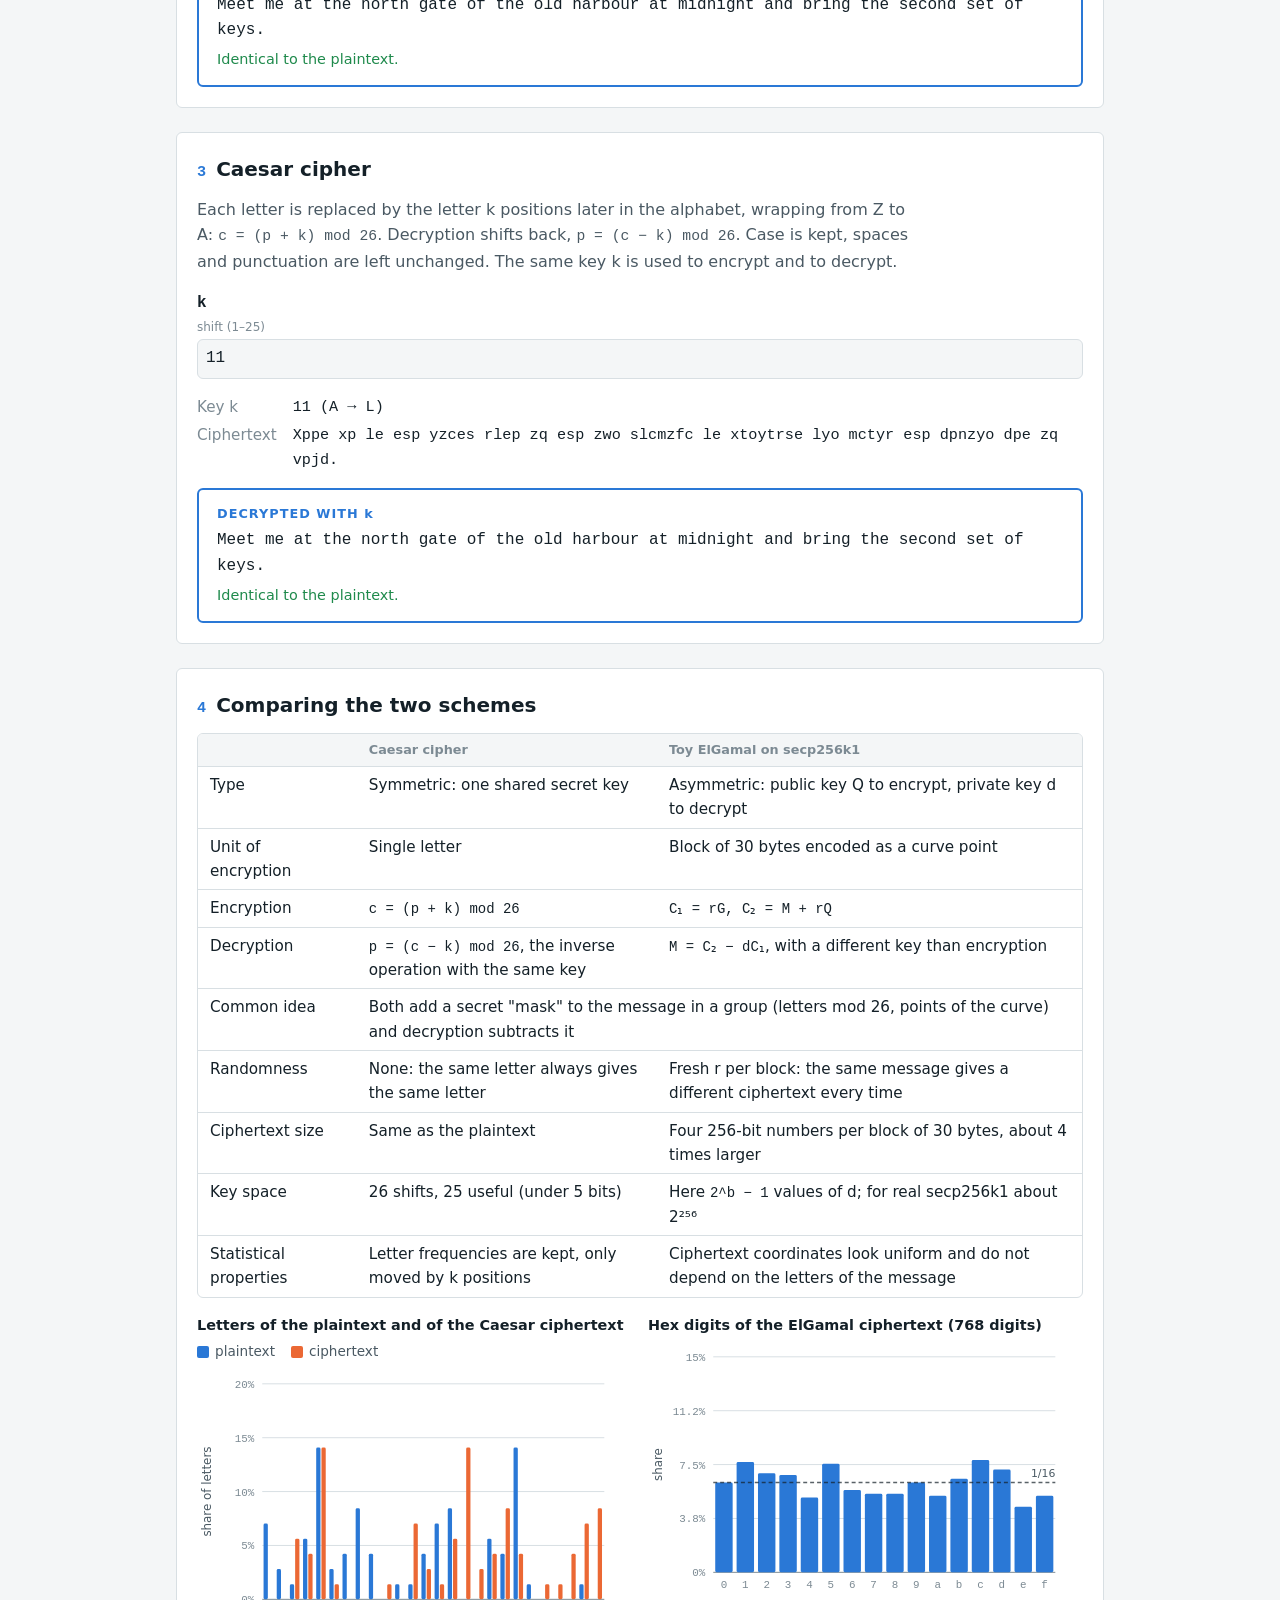
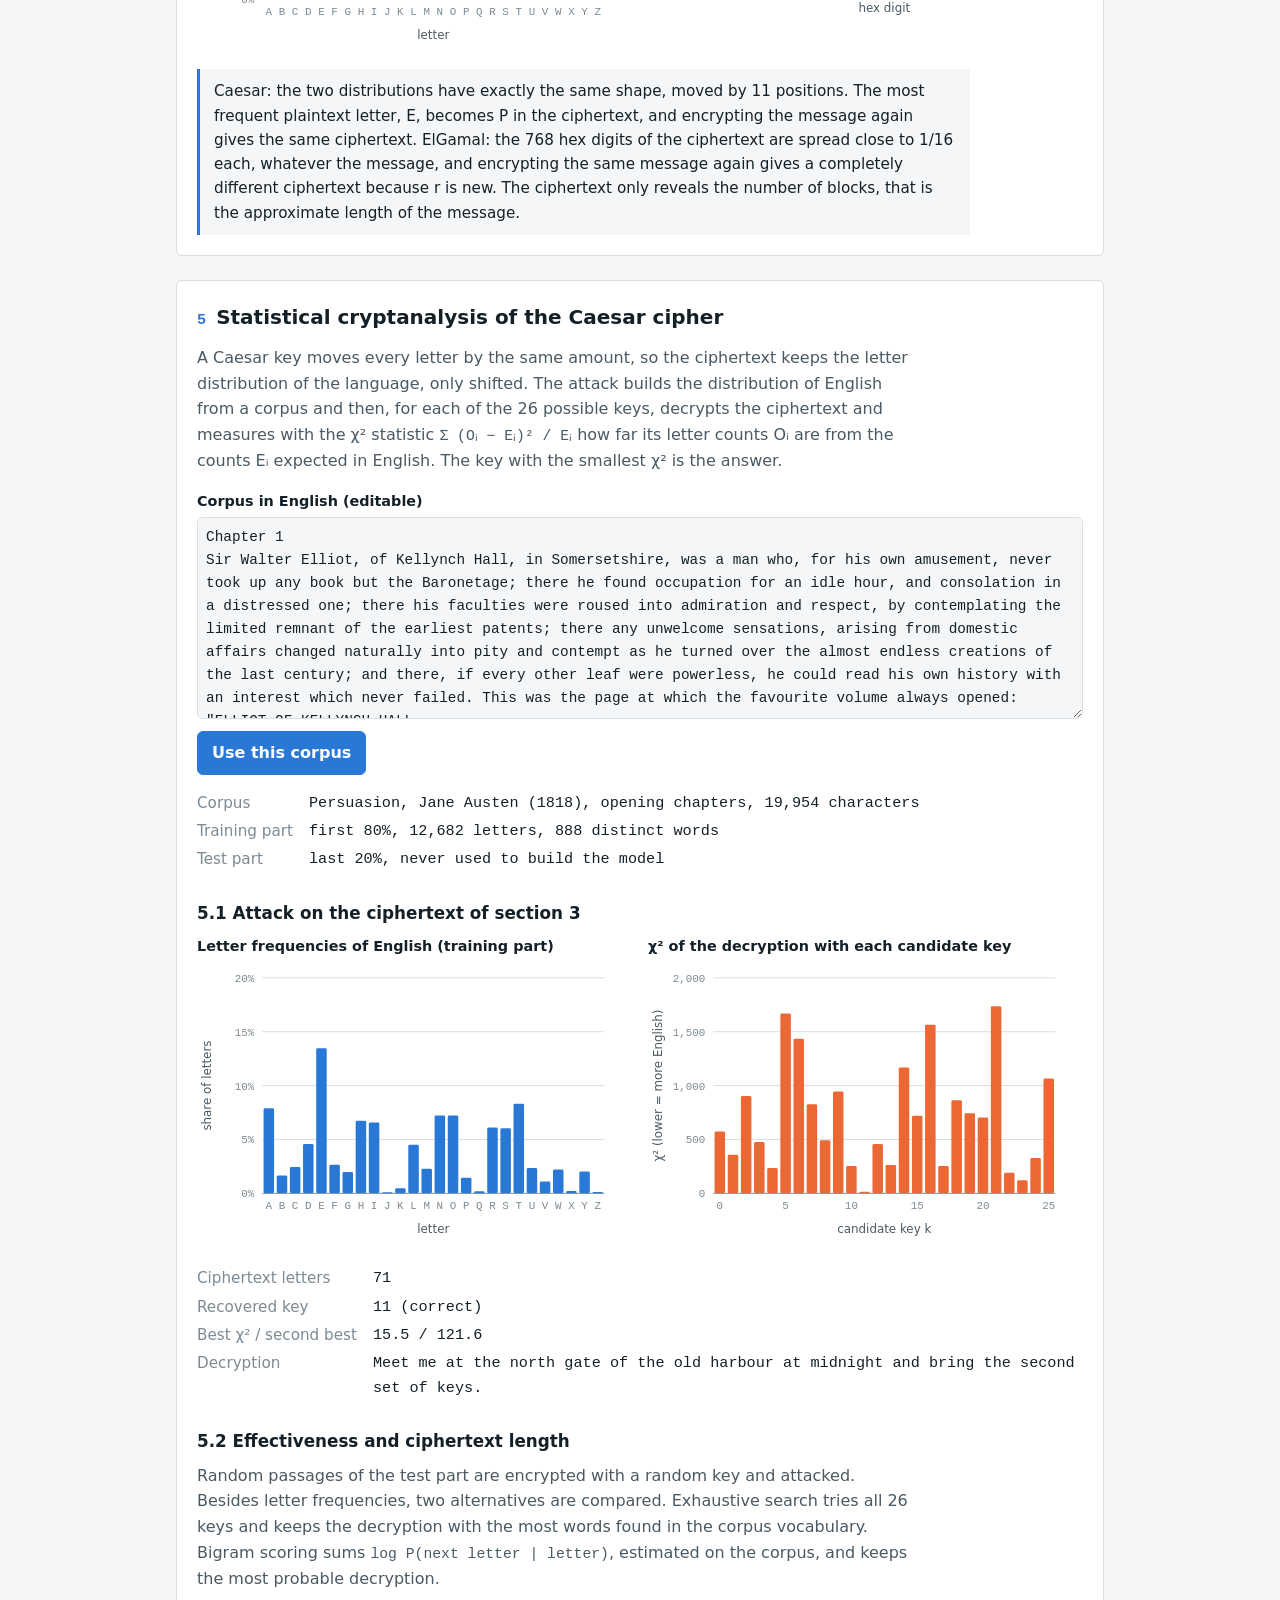
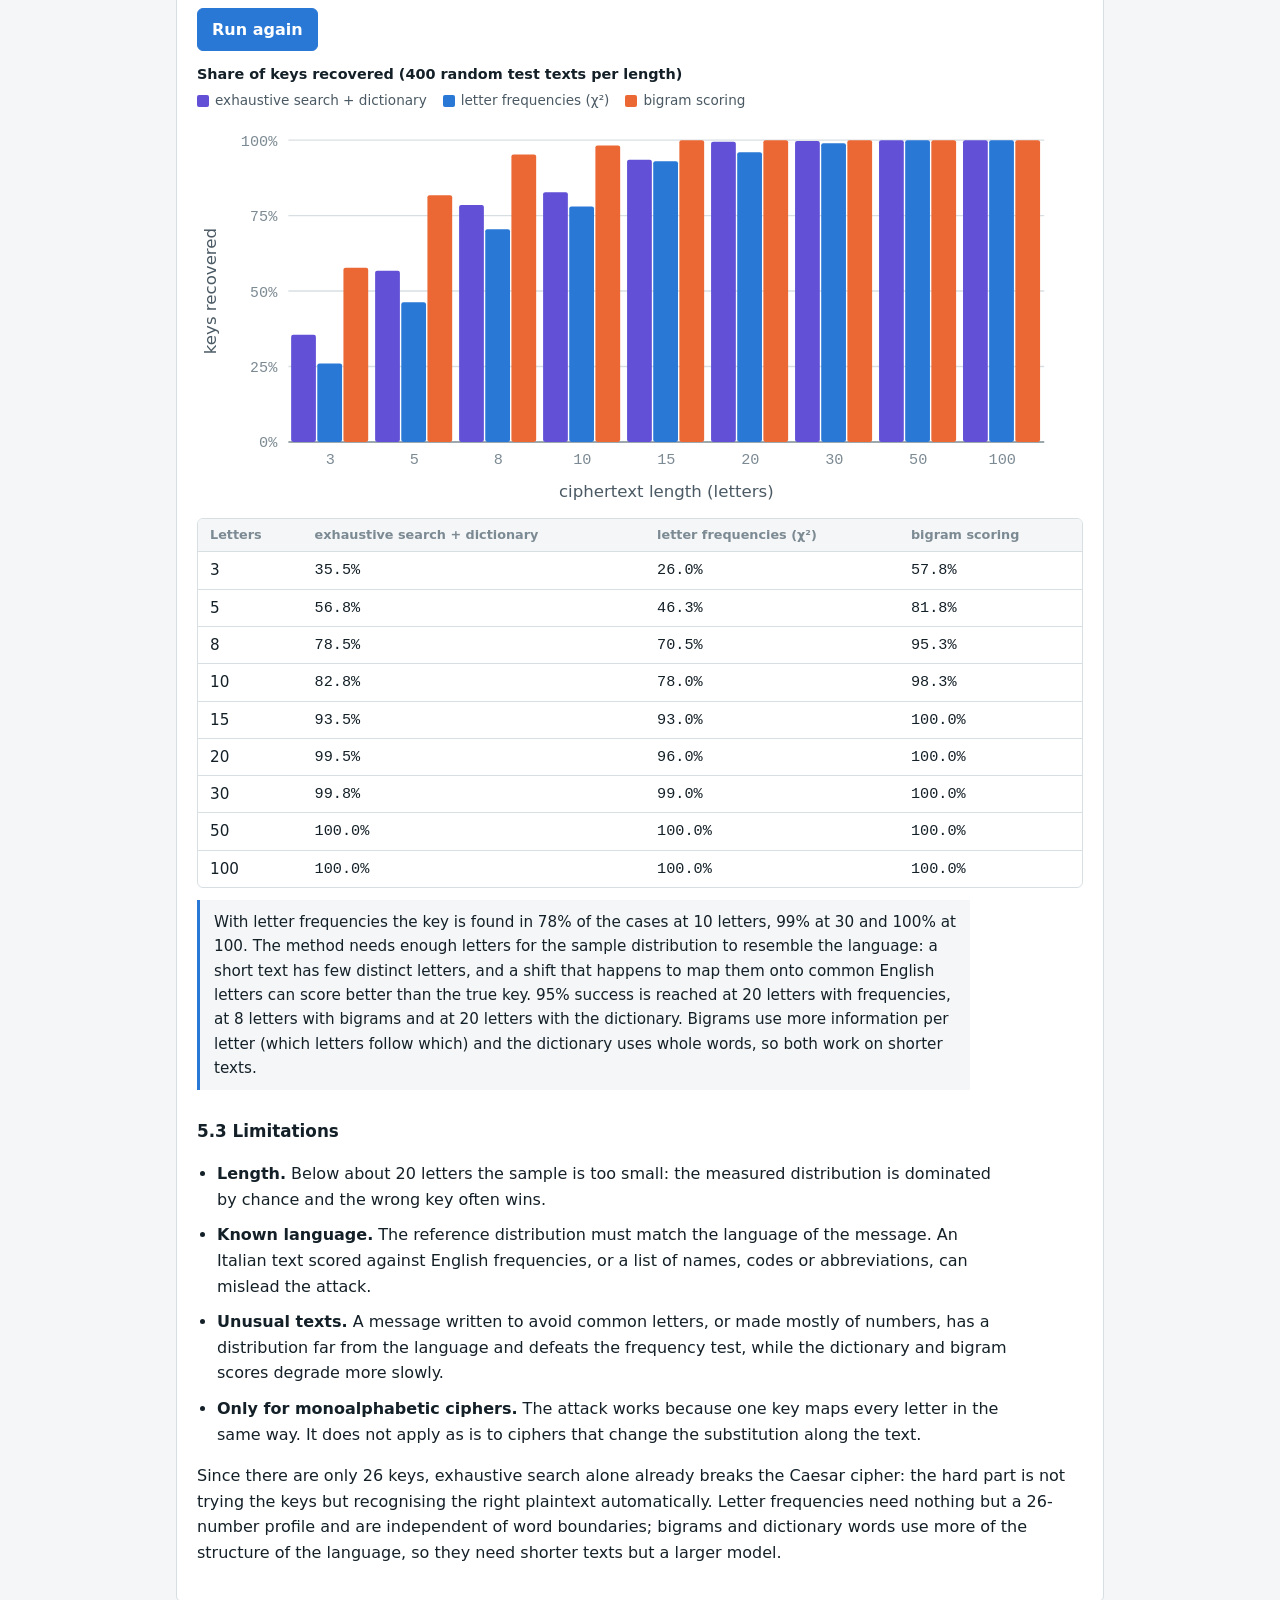
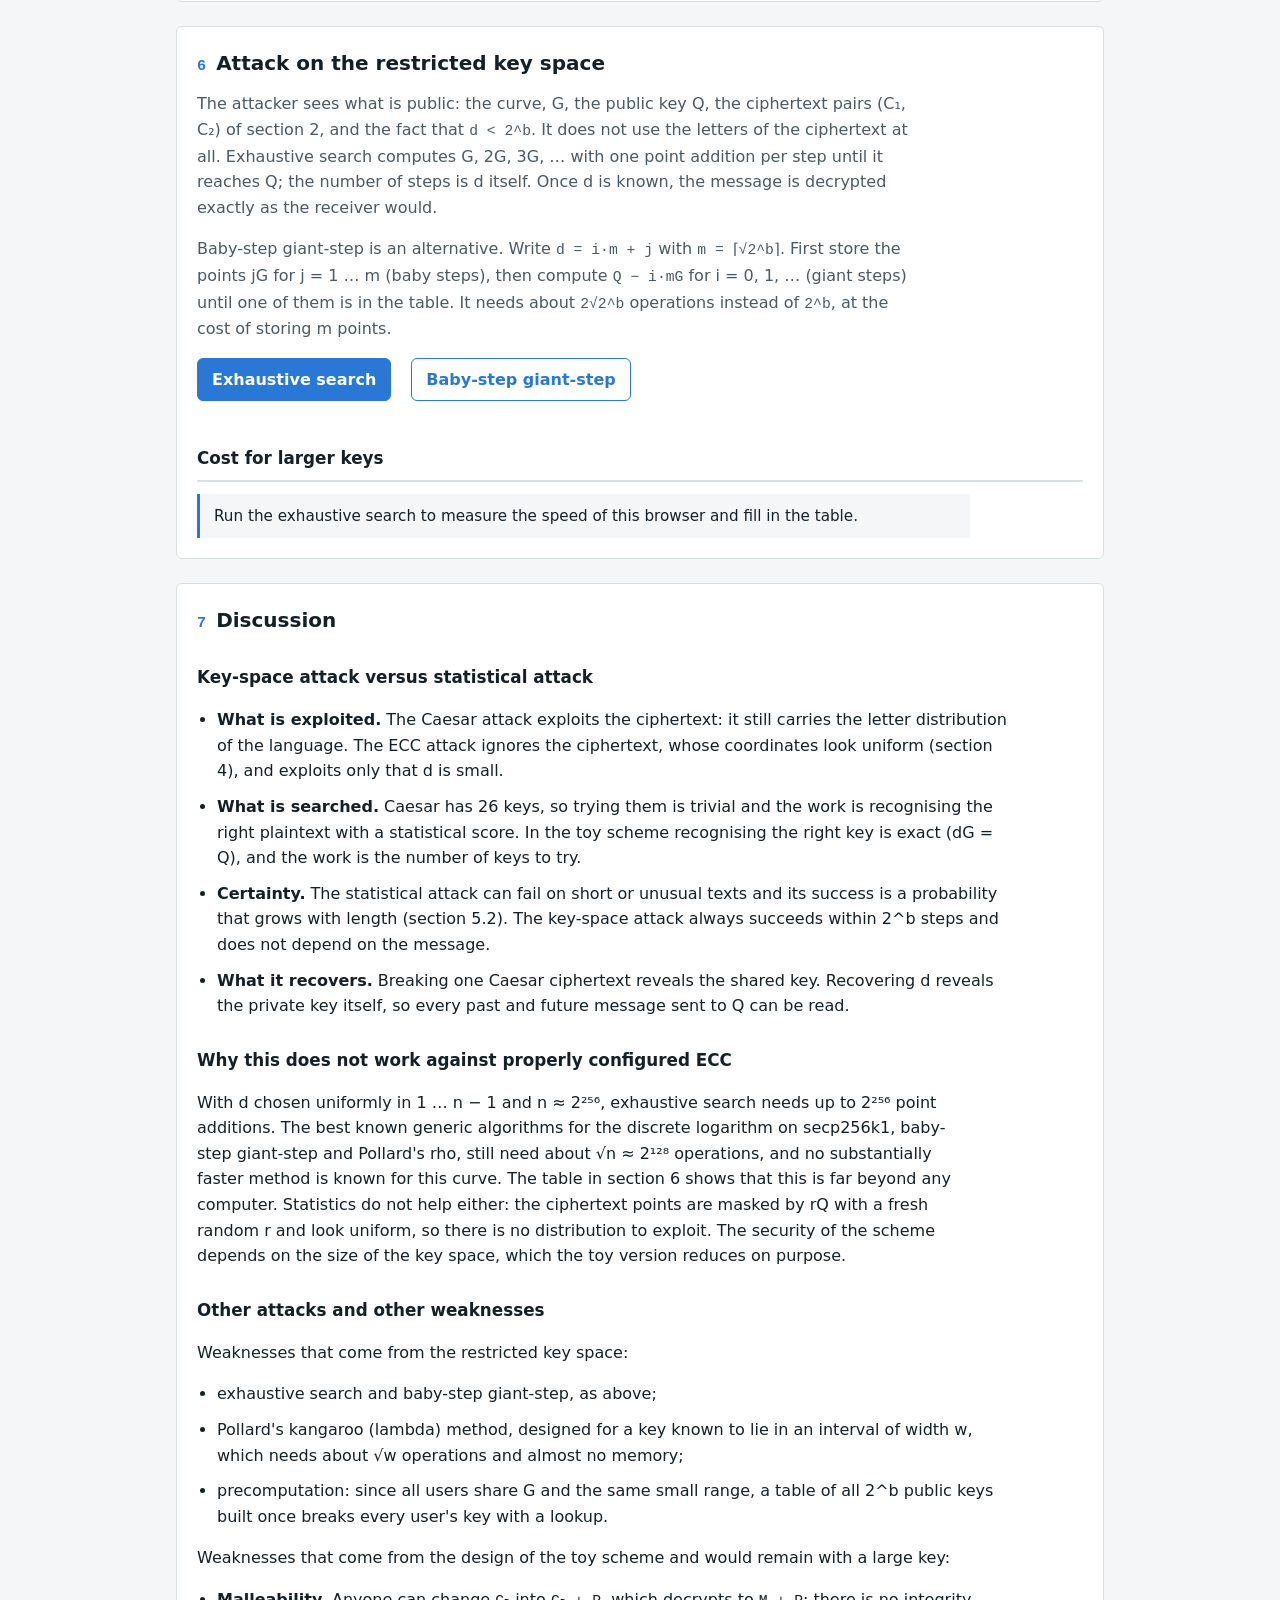
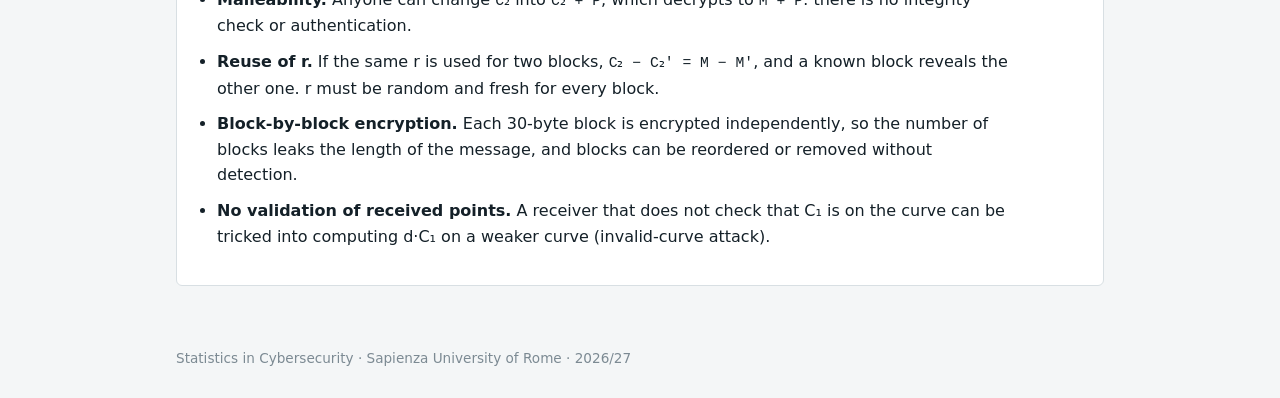
<file: hw3.html>
<!doctype html>
<html lang="en">
<head>
  <meta charset="utf-8">
  <meta name="viewport" content="width=device-width, initial-scale=1">
  <title>HMWK 2 – ElGamal on secp256k1 and the Caesar cipher</title>
  <link rel="stylesheet" href="css/style.css">
</head>
<body>
  <header class="page-head">
    <p class="eyebrow"><a href="index.html">Homework</a> · HMWK 2 · toy ECC and Caesar</p>
    <h1>ElGamal on secp256k1 and the Caesar cipher</h1>
    <p class="lead">
      The same message is encrypted with a toy public-key scheme built on the secp256k1 curve of the previous
      homework and with the Caesar cipher. Both schemes are then compared and attacked: the Caesar cipher through
      the statistics of the language, the toy scheme through its small private-key space.
    </p>
  </header>

  <main>
    <section id="message">
      <h2><span class="sec-num">1</span> Message</h2>
      <label for="in-message" class="msg-label">Plaintext used by both schemes
        <textarea id="in-message" rows="3" spellcheck="false">Meet me at the north gate of the old harbour at midnight and bring the second set of keys.</textarea>
      </label>
      <button id="btn-run" type="button">Encrypt and decrypt</button>
    </section>

    <section id="ecc">
      <h2><span class="sec-num">2</span> Toy ElGamal on secp256k1</h2>
      <p class="note">
        The curve is the real secp256k1, <span class="math">y² = x³ + 7</span> over a 256-bit prime p, with base point G
        of prime order n. The only toy element is the private key d, which is restricted to
        <span class="math">1 ≤ d &lt; 2^b</span> so that the attack in section 6 can run in the browser.
      </p>
      <form id="key-form" class="param-form" novalidate>
        <label for="in-bits"><span class="lbl">b</span> <span class="hint">private key bits (8–24)</span>
          <input id="in-bits" type="number" min="8" max="24" step="1" value="20">
        </label>
        <label for="in-d" class="wide-field"><span class="lbl">d</span> <span class="hint">private key</span>
          <input id="in-d" type="text" inputmode="numeric" autocomplete="off">
        </label>
        <button id="btn-newkey" type="button" class="secondary">New private key</button>
      </form>
      <p id="key-error" class="error" role="alert" hidden></p>

      <h3>The algorithm and the role of the keys</h3>
      <ol class="algo">
        <li><strong>Key generation (receiver).</strong> Choose the private key d at random and publish the public key
          <span class="math">Q = dG</span>. d stays secret and is the only thing needed to decrypt; Q lets anyone encrypt for the receiver.</li>
        <li><strong>Encoding.</strong> The message is split into blocks of 30 bytes. A block, read as an integer m, becomes the
          x-coordinate <span class="math">x = 256·m + j</span>, where j is the first value in 0 … 255 for which
          <span class="math">x³ + 7</span> is a square mod p. This gives a point M on the curve.</li>
        <li><strong>Encryption (sender).</strong> For each block pick a fresh random ephemeral key r in 1 … n − 1 and send the pair
          <span class="math">C₁ = rG, C₂ = M + rQ</span>. The point rQ is a one-time mask that only the sender and the receiver can compute.</li>
        <li><strong>Decryption (receiver).</strong> Compute <span class="math">dC₁ = d·rG = r·dG = rQ</span> and remove the mask:
          <span class="math">M = C₂ − dC₁</span>, then <span class="math">m = ⌊x / 256⌋</span>.</li>
      </ol>

      <h3>Keys</h3>
      <dl id="ecc-keys" class="facts"></dl>
      <h3>Ciphertext</h3>
      <div id="ecc-table" class="table-wrap"></div>
      <div id="ecc-result" class="result" aria-live="polite"></div>
    </section>

    <section id="caesar">
      <h2><span class="sec-num">3</span> Caesar cipher</h2>
      <p class="note">
        Each letter is replaced by the letter k positions later in the alphabet, wrapping from Z to A:
        <span class="math">c = (p + k) mod 26</span>. Decryption shifts back, <span class="math">p = (c − k) mod 26</span>.
        Case is kept, spaces and punctuation are left unchanged. The same key k is used to encrypt and to decrypt.
      </p>
      <form id="caesar-form" class="param-form" novalidate>
        <label for="in-shift"><span class="lbl">k</span> <span class="hint">shift (1–25)</span>
          <input id="in-shift" type="number" min="1" max="25" step="1" value="11">
        </label>
      </form>
      <dl id="caesar-out" class="facts"></dl>
      <div id="caesar-result" class="result" aria-live="polite"></div>
    </section>

    <section id="compare">
      <h2><span class="sec-num">4</span> Comparing the two schemes</h2>
      <div class="table-wrap">
        <table class="props">
          <thead>
            <tr><th scope="col"></th><th scope="col">Caesar cipher</th><th scope="col">Toy ElGamal on secp256k1</th></tr>
          </thead>
          <tbody>
            <tr><td>Type</td><td>Symmetric: one shared secret key</td><td>Asymmetric: public key Q to encrypt, private key d to decrypt</td></tr>
            <tr><td>Unit of encryption</td><td>Single letter</td><td>Block of 30 bytes encoded as a curve point</td></tr>
            <tr><td>Encryption</td><td><span class="math">c = (p + k) mod 26</span></td><td><span class="math">C₁ = rG, C₂ = M + rQ</span></td></tr>
            <tr><td>Decryption</td><td><span class="math">p = (c − k) mod 26</span>, the inverse operation with the same key</td><td><span class="math">M = C₂ − dC₁</span>, with a different key than encryption</td></tr>
            <tr><td>Common idea</td><td colspan="2">Both add a secret "mask" to the message in a group (letters mod 26, points of the curve) and decryption subtracts it</td></tr>
            <tr><td>Randomness</td><td>None: the same letter always gives the same letter</td><td>Fresh r per block: the same message gives a different ciphertext every time</td></tr>
            <tr><td>Ciphertext size</td><td>Same as the plaintext</td><td>Four 256-bit numbers per block of 30 bytes, about 4 times larger</td></tr>
            <tr><td>Key space</td><td>26 shifts, 25 useful (under 5 bits)</td><td>Here <span class="math">2^b − 1</span> values of d; for real secp256k1 about 2²⁵⁶</td></tr>
            <tr><td>Statistical properties</td><td>Letter frequencies are kept, only moved by k positions</td><td>Ciphertext coordinates look uniform and do not depend on the letters of the message</td></tr>
          </tbody>
        </table>
      </div>
      <div class="chart-grid">
        <div id="ch-letters"></div>
        <div id="ch-hex"></div>
      </div>
      <p id="compare-text" class="finding"></p>
    </section>

    <section id="cryptanalysis">
      <h2><span class="sec-num">5</span> Statistical cryptanalysis of the Caesar cipher</h2>
      <p class="note">
        A Caesar key moves every letter by the same amount, so the ciphertext keeps the letter distribution of the
        language, only shifted. The attack builds the distribution of English from a corpus and then, for each of the
        26 possible keys, decrypts the ciphertext and measures with the χ² statistic
        <span class="math">Σ (Oᵢ − Eᵢ)² / Eᵢ</span> how far its letter counts Oᵢ are from the counts Eᵢ expected in English.
        The key with the smallest χ² is the answer.
      </p>
      <label for="in-corpus" class="msg-label">Corpus in English (editable)
        <textarea id="in-corpus" rows="8" spellcheck="false"></textarea>
      </label>
      <button id="corpus-update" type="button">Use this corpus</button>
      <p id="corpus-error" class="error" role="alert" hidden></p>
      <dl id="corpus-facts" class="facts"></dl>

      <h3>5.1 Attack on the ciphertext of section 3</h3>
      <div class="chart-grid">
        <div id="ch-english"></div>
        <div id="ch-chi"></div>
      </div>
      <dl id="attack-out" class="facts"></dl>

      <h3>5.2 Effectiveness and ciphertext length</h3>
      <p class="note">
        Random passages of the test part are encrypted with a random key and attacked. Besides letter frequencies,
        two alternatives are compared. Exhaustive search tries all 26 keys and keeps the decryption with the most words
        found in the corpus vocabulary. Bigram scoring sums <span class="math">log P(next letter | letter)</span>, estimated on the corpus,
        and keeps the most probable decryption.
      </p>
      <div class="stats-controls">
        <button id="exp-run" type="button">Run again</button>
      </div>
      <p id="exp-status" class="status" aria-live="polite"></p>
      <div id="ch-exp"></div>
      <div id="exp-table" class="table-wrap"></div>
      <p id="exp-text" class="finding"></p>

      <h3>5.3 Limitations</h3>
      <ul class="why-list">
        <li><strong>Length.</strong> Below about 20 letters the sample is too small: the measured distribution is dominated by chance and the wrong key often wins.</li>
        <li><strong>Known language.</strong> The reference distribution must match the language of the message. An Italian text scored against English frequencies, or a list of names, codes or abbreviations, can mislead the attack.</li>
        <li><strong>Unusual texts.</strong> A message written to avoid common letters, or made mostly of numbers, has a distribution far from the language and defeats the frequency test, while the dictionary and bigram scores degrade more slowly.</li>
        <li><strong>Only for monoalphabetic ciphers.</strong> The attack works because one key maps every letter in the same way. It does not apply as is to ciphers that change the substitution along the text.</li>
      </ul>
      <p>
        Since there are only 26 keys, exhaustive search alone already breaks the Caesar cipher: the hard part is not
        trying the keys but recognising the right plaintext automatically. Letter frequencies need nothing but a
        26-number profile and are independent of word boundaries; bigrams and dictionary words use more of the
        structure of the language, so they need shorter texts but a larger model.
      </p>
    </section>

    <section id="attack">
      <h2><span class="sec-num">6</span> Attack on the restricted key space</h2>
      <p class="note">
        The attacker sees what is public: the curve, G, the public key Q, the ciphertext pairs (C₁, C₂) of section 2,
        and the fact that <span class="math">d &lt; 2^b</span>. It does not use the letters of the ciphertext at all.
        Exhaustive search computes G, 2G, 3G, … with one point addition per step until it reaches Q; the number of
        steps is d itself. Once d is known, the message is decrypted exactly as the receiver would.
      </p>
      <p class="note">
        Baby-step giant-step is an alternative. Write <span class="math">d = i·m + j</span> with
        <span class="math">m = ⌈√2^b⌉</span>. First store the points jG for j = 1 … m (baby steps), then compute
        <span class="math">Q − i·mG</span> for i = 0, 1, … (giant steps) until one of them is in the table. It needs
        about <span class="math">2√2^b</span> operations instead of <span class="math">2^b</span>, at the cost of storing m points.
      </p>
      <div class="stats-controls">
        <button id="atk-brute" type="button">Exhaustive search</button>
        <button id="atk-bsgs" type="button" class="secondary">Baby-step giant-step</button>
      </div>
      <p id="atk-status" class="status" aria-live="polite"></p>
      <dl id="atk-out" class="facts"></dl>

      <h3>Cost for larger keys</h3>
      <div id="atk-extra" class="table-wrap"></div>
      <p id="atk-extra-text" class="finding">Run the exhaustive search to measure the speed of this browser and fill in the table.</p>
    </section>

    <section id="discussion">
      <h2><span class="sec-num">7</span> Discussion</h2>

      <h3>Key-space attack versus statistical attack</h3>
      <ul class="why-list">
        <li><strong>What is exploited.</strong> The Caesar attack exploits the ciphertext: it still carries the letter distribution of the language. The ECC attack ignores the ciphertext, whose coordinates look uniform (section 4), and exploits only that d is small.</li>
        <li><strong>What is searched.</strong> Caesar has 26 keys, so trying them is trivial and the work is recognising the right plaintext with a statistical score. In the toy scheme recognising the right key is exact (dG = Q), and the work is the number of keys to try.</li>
        <li><strong>Certainty.</strong> The statistical attack can fail on short or unusual texts and its success is a probability that grows with length (section 5.2). The key-space attack always succeeds within 2^b steps and does not depend on the message.</li>
        <li><strong>What it recovers.</strong> Breaking one Caesar ciphertext reveals the shared key. Recovering d reveals the private key itself, so every past and future message sent to Q can be read.</li>
      </ul>

      <h3>Why this does not work against properly configured ECC</h3>
      <p>
        With d chosen uniformly in 1 … n − 1 and n ≈ 2²⁵⁶, exhaustive search needs up to 2²⁵⁶ point additions. The best known
        generic algorithms for the discrete logarithm on secp256k1, baby-step giant-step and Pollard's rho, still need about
        √n ≈ 2¹²⁸ operations, and no substantially faster method is known for this curve. The table in section 6 shows that this is far beyond
        any computer. Statistics do not help either: the ciphertext points are masked by rQ with a fresh random r and look
        uniform, so there is no distribution to exploit. The security of the scheme depends on the size of the key space,
        which the toy version reduces on purpose.
      </p>

      <h3>Other attacks and other weaknesses</h3>
      <p>Weaknesses that come from the restricted key space:</p>
      <ul class="why-list">
        <li>exhaustive search and baby-step giant-step, as above;</li>
        <li>Pollard's kangaroo (lambda) method, designed for a key known to lie in an interval of width w, which needs about √w operations and almost no memory;</li>
        <li>precomputation: since all users share G and the same small range, a table of all 2^b public keys built once breaks every user's key with a lookup.</li>
      </ul>
      <p>Weaknesses that come from the design of the toy scheme and would remain with a large key:</p>
      <ul class="why-list">
        <li><strong>Malleability.</strong> Anyone can change <span class="math">C₂</span> into <span class="math">C₂ + P</span>, which decrypts to <span class="math">M + P</span>: there is no integrity check or authentication.</li>
        <li><strong>Reuse of r.</strong> If the same r is used for two blocks, <span class="math">C₂ − C₂′ = M − M′</span>, and a known block reveals the other one. r must be random and fresh for every block.</li>
        <li><strong>Block-by-block encryption.</strong> Each 30-byte block is encrypted independently, so the number of blocks leaks the length of the message, and blocks can be reordered or removed without detection.</li>
        <li><strong>No validation of received points.</strong> A receiver that does not check that C₁ is on the curve can be tricked into computing d·C₁ on a weaker curve (invalid-curve attack).</li>
      </ul>
    </section>
  </main>

  <script src="js/hw1/charts.js"></script>
  <script src="js/hw2/secp256k1.js"></script>
  <script src="js/hw3/elgamal.js"></script>
  <script src="js/hw3/caesar.js"></script>
  <script src="js/hw3/schemes.js"></script>
  <script src="js/hw3/corpus.js"></script>
  <script src="js/hw3/cryptanalysis.js"></script>
  <script src="js/hw3/attack.js"></script>

  <footer class="page-foot">
    <p>Statistics in Cybersecurity · Sapienza University of Rome · 2026/27</p>
  </footer>
</body>
</html>
</file>
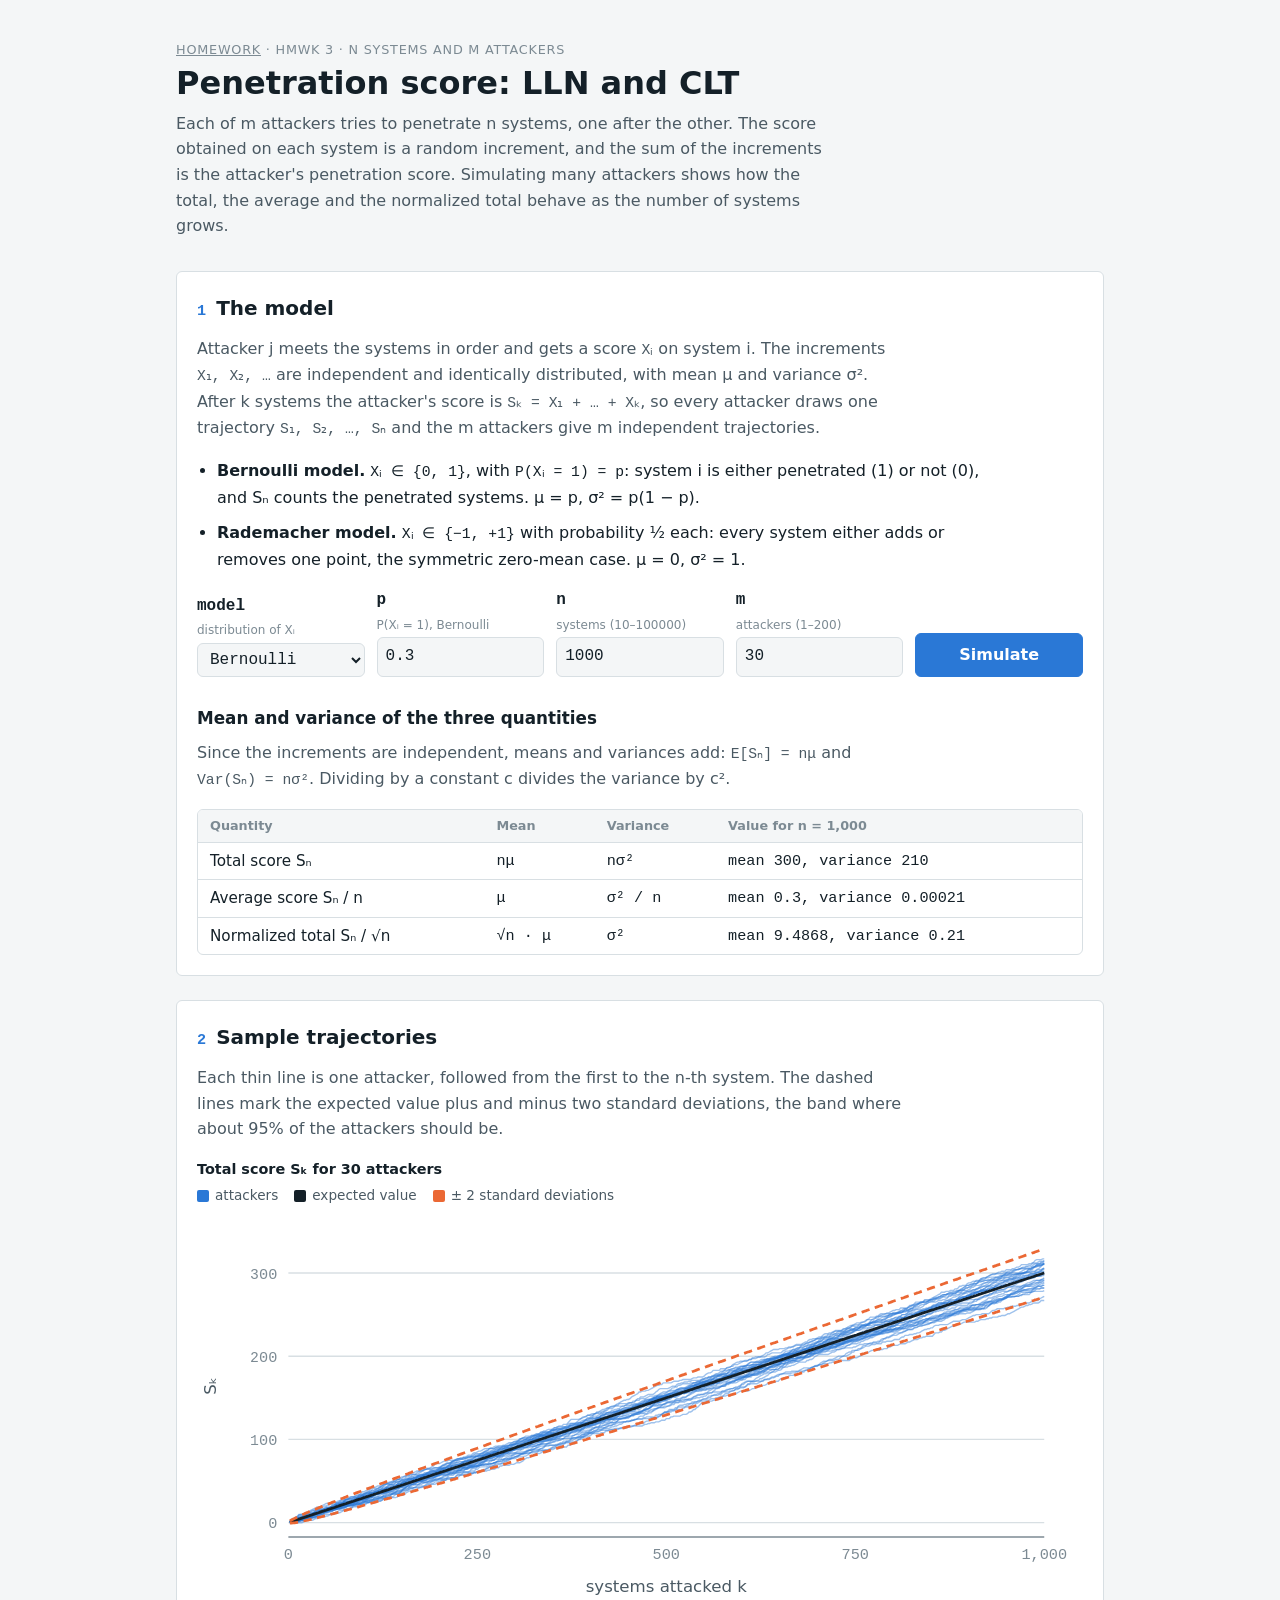
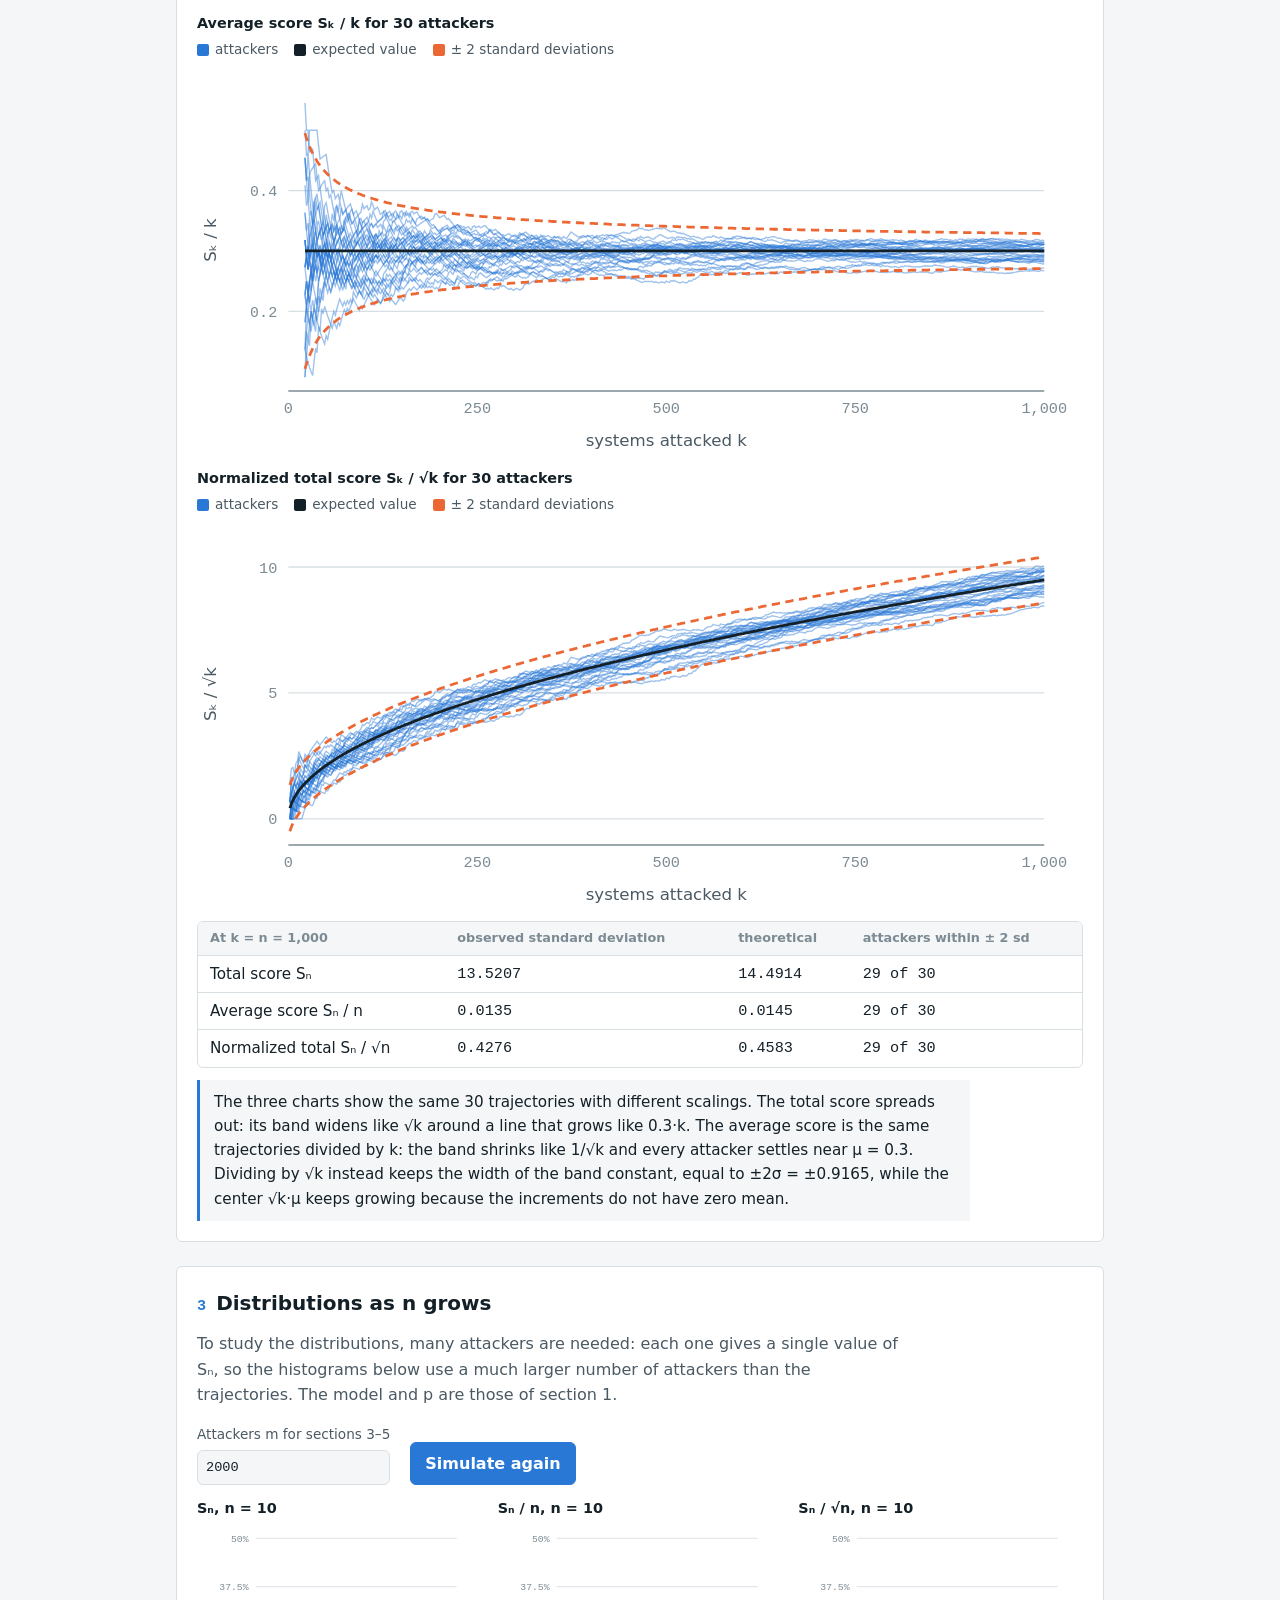
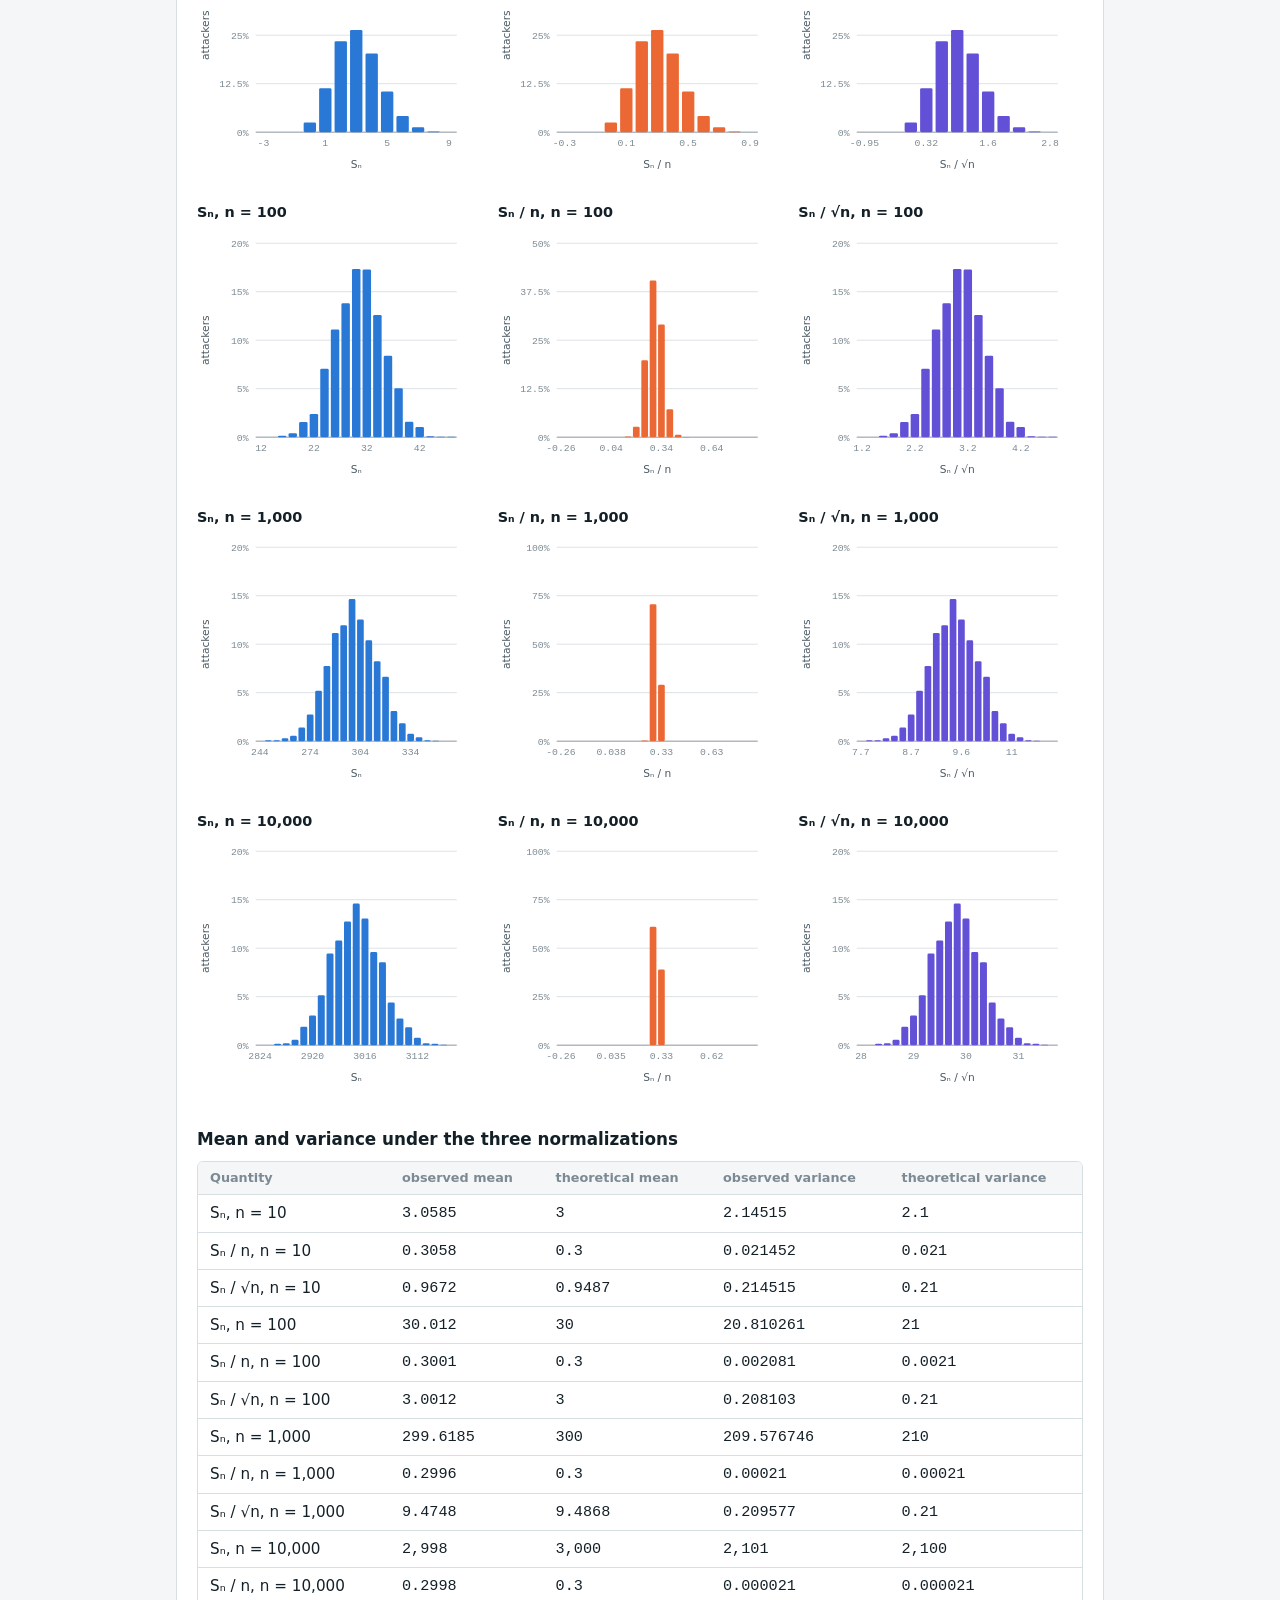
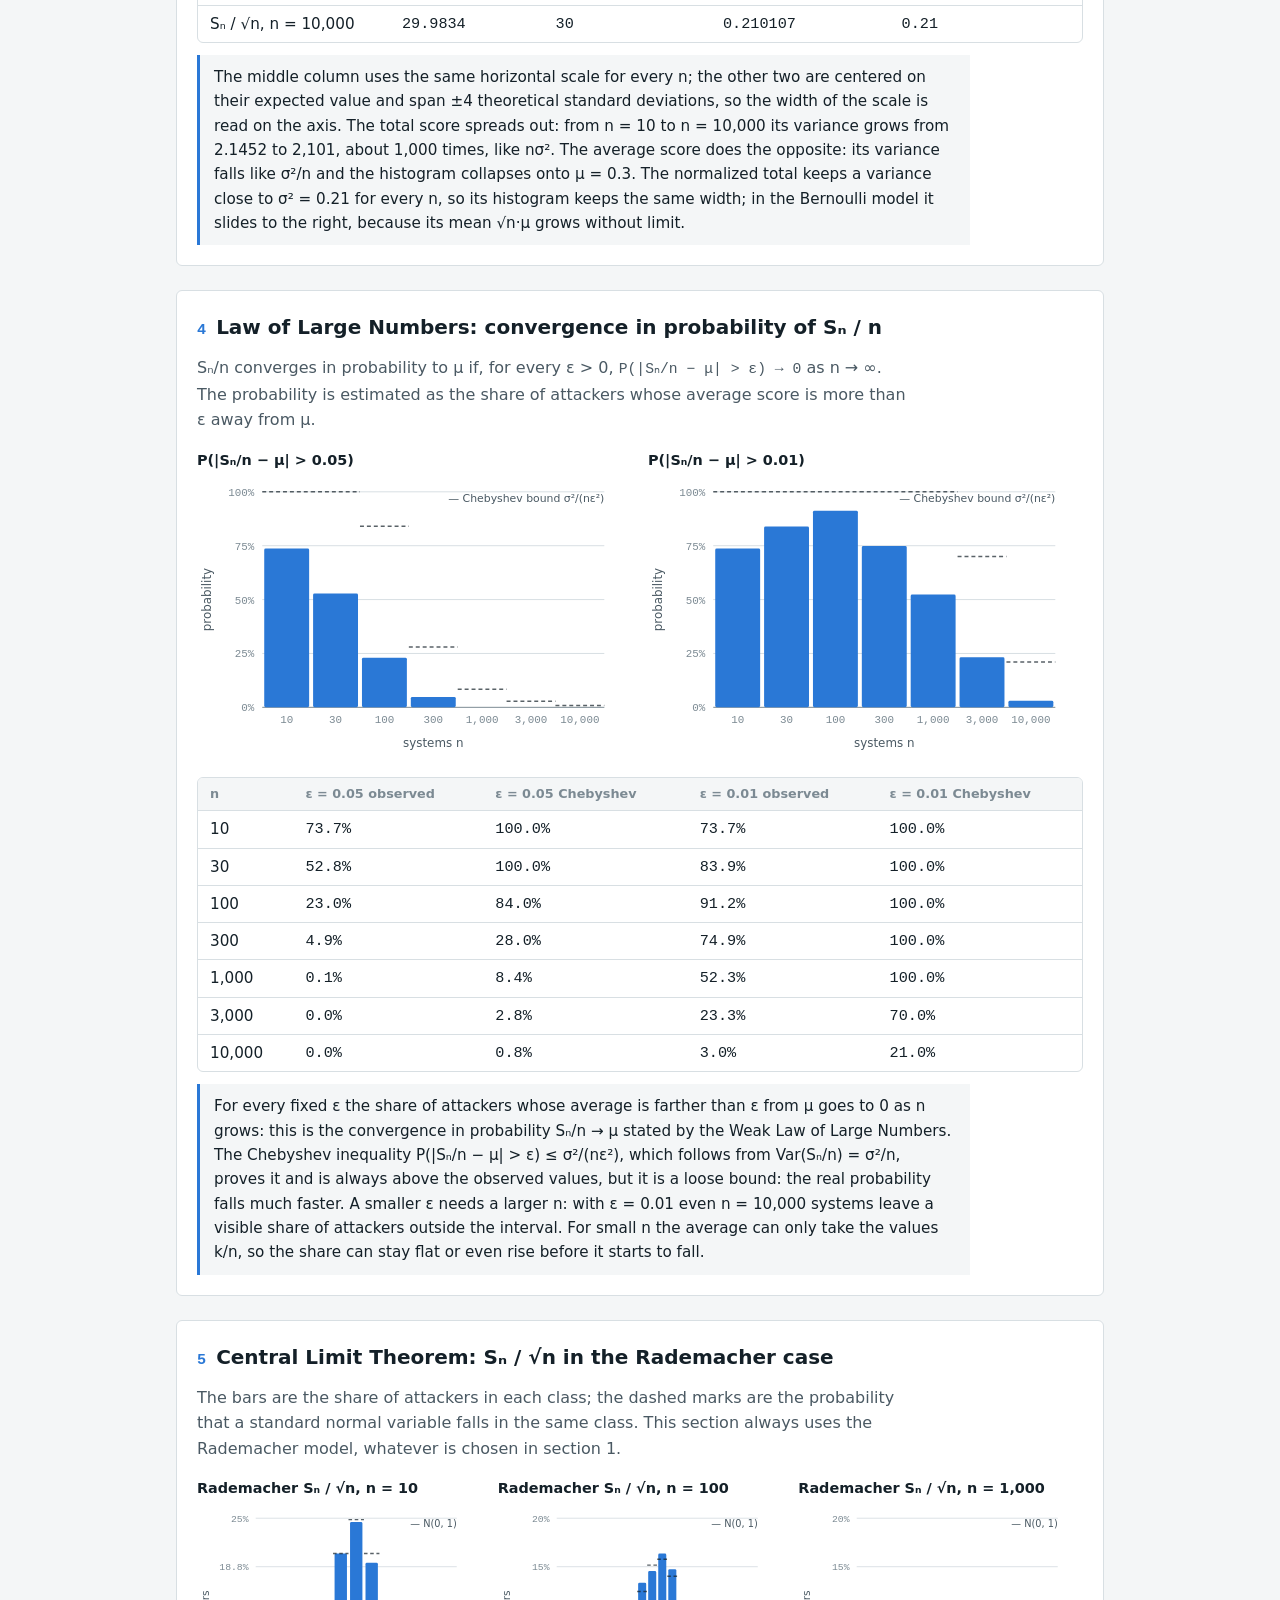
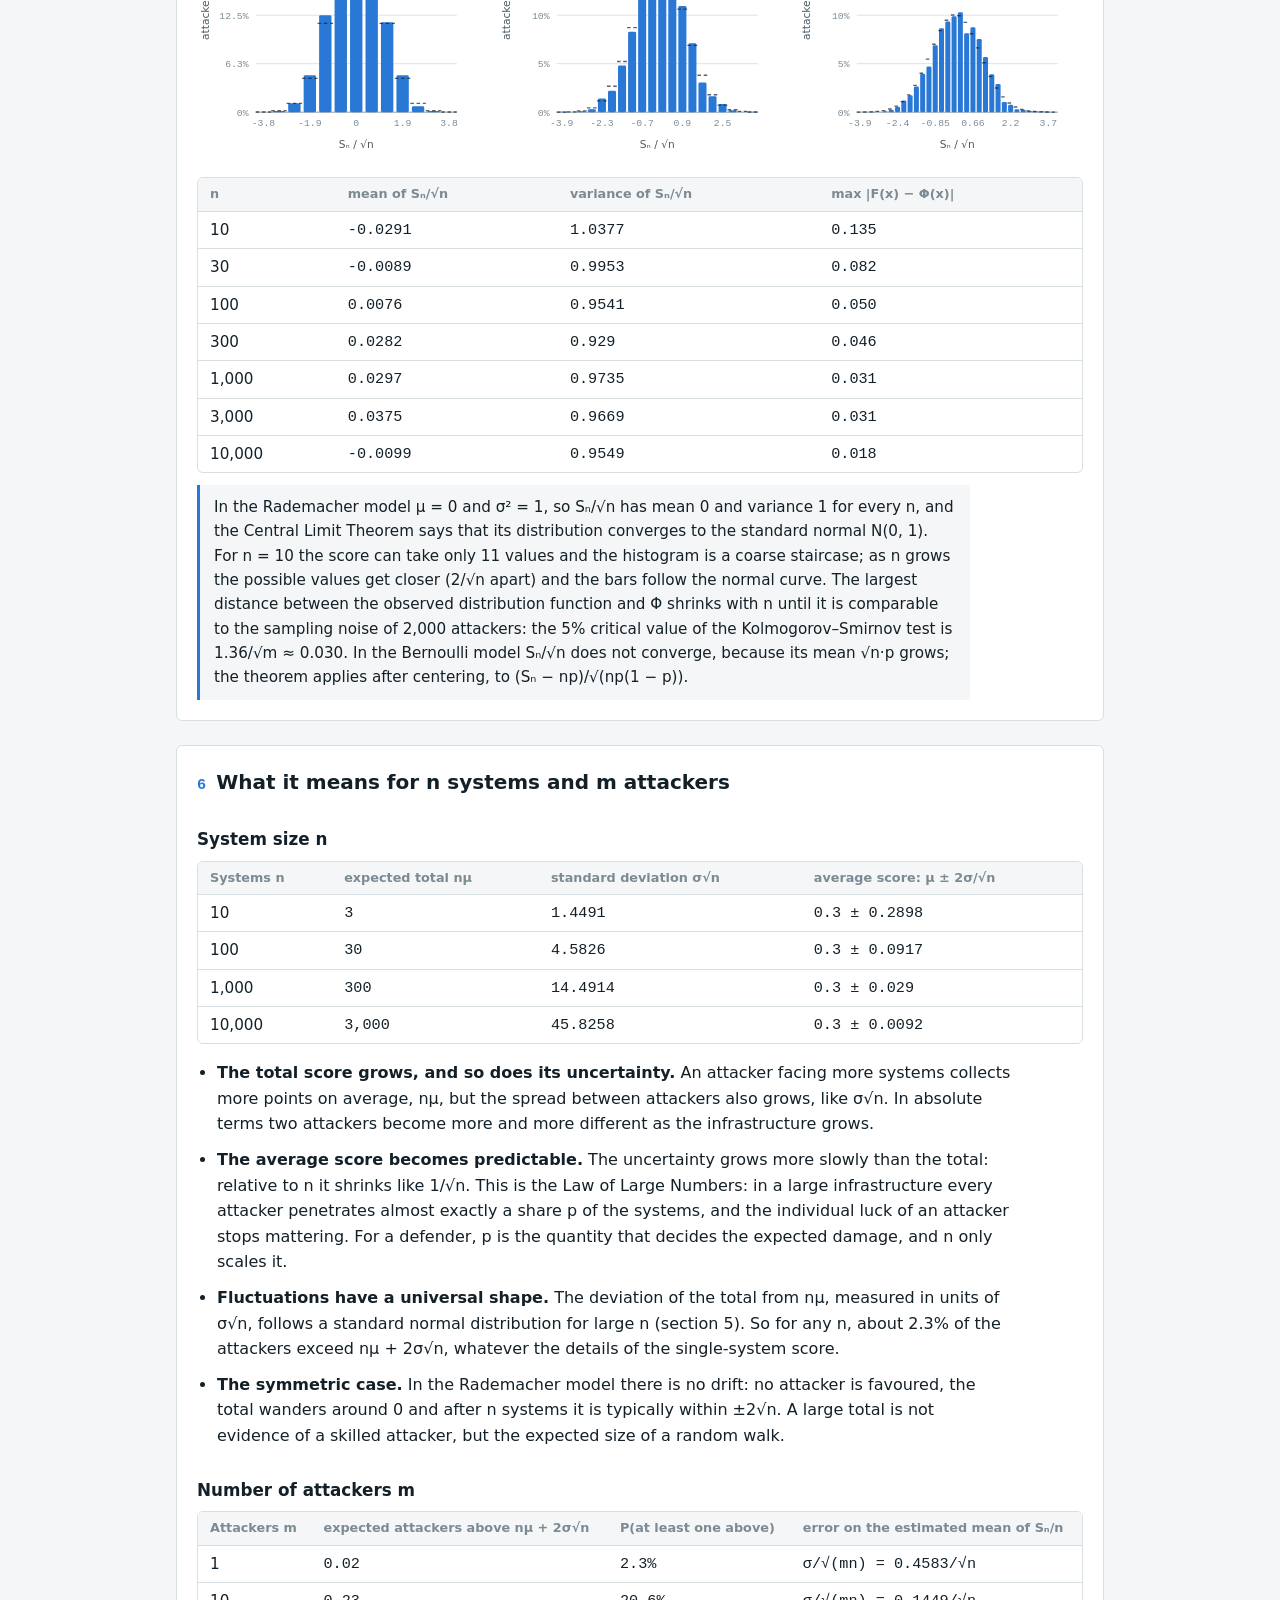
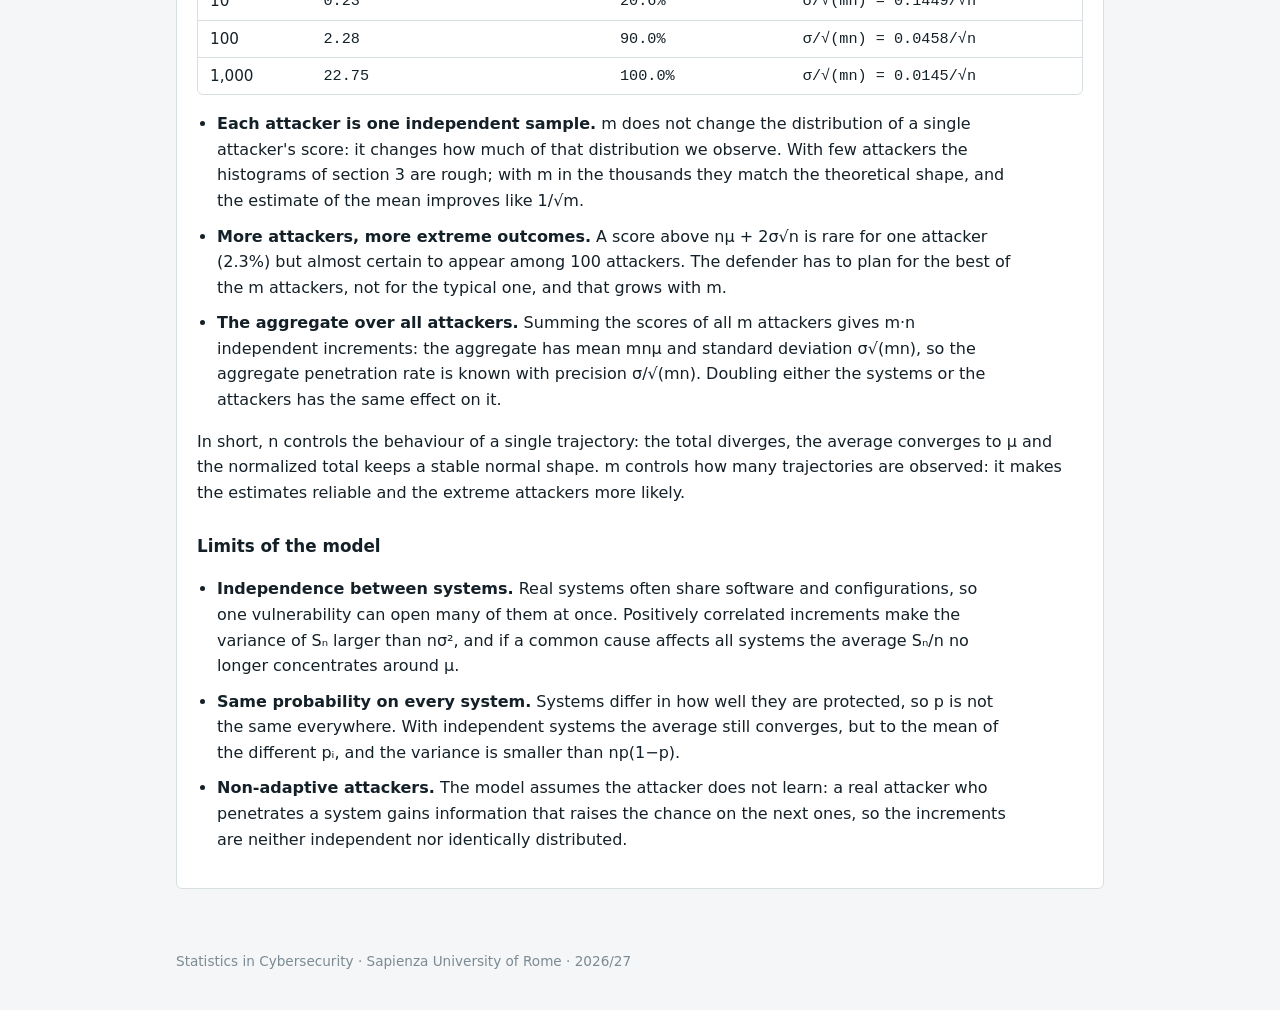
<file: hw4.html>
<!doctype html>
<html lang="en">
<head>
  <meta charset="utf-8">
  <meta name="viewport" content="width=device-width, initial-scale=1">
  <title>HMWK 3 – Penetration score, Law of Large Numbers and Central Limit Theorem</title>
  <link rel="stylesheet" href="css/style.css">
</head>
<body>
  <header class="page-head">
    <p class="eyebrow"><a href="index.html">Homework</a> · HMWK 3 · n systems and m attackers</p>
    <h1>Penetration score: LLN and CLT</h1>
    <p class="lead">
      Each of m attackers tries to penetrate n systems, one after the other. The score obtained on each system is a
      random increment, and the sum of the increments is the attacker's penetration score. Simulating many attackers
      shows how the total, the average and the normalized total behave as the number of systems grows.
    </p>
  </header>

  <main>
    <section id="model">
      <h2><span class="sec-num">1</span> The model</h2>
      <p class="note">
        Attacker j meets the systems in order and gets a score <span class="math">Xᵢ</span> on system i. The increments
        <span class="math">X₁, X₂, …</span> are independent and identically distributed, with mean μ and variance σ².
        After k systems the attacker's score is <span class="math">Sₖ = X₁ + … + Xₖ</span>, so every attacker draws one
        trajectory <span class="math">S₁, S₂, …, Sₙ</span> and the m attackers give m independent trajectories.
      </p>
      <ul class="why-list">
        <li><strong>Bernoulli model.</strong> <span class="math">Xᵢ ∈ {0, 1}</span>, with <span class="math">P(Xᵢ = 1) = p</span>: system i is either penetrated (1) or not (0), and Sₙ counts the penetrated systems. μ = p, σ² = p(1 − p).</li>
        <li><strong>Rademacher model.</strong> <span class="math">Xᵢ ∈ {−1, +1}</span> with probability ½ each: every system either adds or removes one point, the symmetric zero-mean case. μ = 0, σ² = 1.</li>
      </ul>
      <form id="sim-form" class="param-form" novalidate>
        <label for="in-model"><span class="lbl">model</span> <span class="hint">distribution of Xᵢ</span>
          <select id="in-model">
            <option value="bernoulli">Bernoulli</option>
            <option value="rademacher">Rademacher</option>
          </select>
        </label>
        <label for="in-p"><span class="lbl">p</span> <span class="hint">P(Xᵢ = 1), Bernoulli</span>
          <input id="in-p" type="number" min="0.01" max="0.99" step="0.01" value="0.3">
        </label>
        <label for="in-n"><span class="lbl">n</span> <span class="hint">systems (10–100000)</span>
          <input id="in-n" type="number" min="10" max="100000" step="1" value="1000">
        </label>
        <label for="in-m"><span class="lbl">m</span> <span class="hint">attackers (1–200)</span>
          <input id="in-m" type="number" min="1" max="200" step="1" value="30">
        </label>
        <button id="btn-sim" type="submit">Simulate</button>
      </form>
      <p id="sim-error" class="error" role="alert" hidden></p>

      <h3>Mean and variance of the three quantities</h3>
      <p class="note">Since the increments are independent, means and variances add: <span class="math">E[Sₙ] = nμ</span> and <span class="math">Var(Sₙ) = nσ²</span>. Dividing by a constant c divides the variance by c².</p>
      <div id="theory" class="table-wrap"></div>
    </section>

    <section id="trajectories">
      <h2><span class="sec-num">2</span> Sample trajectories</h2>
      <p class="note">
        Each thin line is one attacker, followed from the first to the n-th system. The dashed lines mark the expected
        value plus and minus two standard deviations, the band where about 95% of the attackers should be.
      </p>
      <div id="ch-total"></div>
      <div id="ch-average"></div>
      <div id="ch-normalized"></div>
      <div id="spread" class="table-wrap"></div>
      <p id="traj-text" class="finding"></p>
    </section>

    <section id="distributions">
      <h2><span class="sec-num">3</span> Distributions as n grows</h2>
      <p class="note">
        To study the distributions, many attackers are needed: each one gives a single value of Sₙ, so the histograms
        below use a much larger number of attackers than the trajectories. The model and p are those of section 1.
      </p>
      <div class="stats-controls">
        <label for="in-mdist">Attackers m for sections 3–5
          <input id="in-mdist" type="number" min="100" max="10000" step="100" value="2000">
        </label>
        <button id="dist-run" type="button">Simulate again</button>
      </div>
      <p id="dist-error" class="error" role="alert" hidden></p>
      <p id="dist-status" class="status" aria-live="polite"></p>
      <div id="dist-grid" class="chart-grid"></div>
      <h3>Mean and variance under the three normalizations</h3>
      <div id="dist-table" class="table-wrap"></div>
      <p id="dist-text" class="finding"></p>
    </section>

    <section id="lln">
      <h2><span class="sec-num">4</span> Law of Large Numbers: convergence in probability of Sₙ / n</h2>
      <p class="note">
        Sₙ/n converges in probability to μ if, for every ε &gt; 0, <span class="math">P(|Sₙ/n − μ| &gt; ε) → 0</span> as
        n → ∞. The probability is estimated as the share of attackers whose average score is more than ε away from μ.
      </p>
      <div id="lln-grid" class="chart-grid"></div>
      <div id="lln-table" class="table-wrap"></div>
      <p id="lln-text" class="finding"></p>
    </section>

    <section id="clt">
      <h2><span class="sec-num">5</span> Central Limit Theorem: Sₙ / √n in the Rademacher case</h2>
      <p class="note">
        The bars are the share of attackers in each class; the dashed marks are the probability that a standard normal
        variable falls in the same class. This section always uses the Rademacher model, whatever is chosen in section 1.
      </p>
      <div id="clt-grid" class="chart-grid"></div>
      <div id="clt-table" class="table-wrap"></div>
      <p id="clt-text" class="finding"></p>
    </section>

    <section id="interpretation">
      <h2><span class="sec-num">6</span> What it means for n systems and m attackers</h2>

      <h3>System size n</h3>
      <div id="int-size" class="table-wrap"></div>
      <ul class="why-list">
        <li><strong>The total score grows, and so does its uncertainty.</strong> An attacker facing more systems collects more points on average, nμ, but the spread between attackers also grows, like σ√n. In absolute terms two attackers become more and more different as the infrastructure grows.</li>
        <li><strong>The average score becomes predictable.</strong> The uncertainty grows more slowly than the total: relative to n it shrinks like 1/√n. This is the Law of Large Numbers: in a large infrastructure every attacker penetrates almost exactly a share p of the systems, and the individual luck of an attacker stops mattering. For a defender, p is the quantity that decides the expected damage, and n only scales it.</li>
        <li><strong>Fluctuations have a universal shape.</strong> The deviation of the total from nμ, measured in units of σ√n, follows a standard normal distribution for large n (section 5). So for any n, about 2.3% of the attackers exceed nμ + 2σ√n, whatever the details of the single-system score.</li>
        <li><strong>The symmetric case.</strong> In the Rademacher model there is no drift: no attacker is favoured, the total wanders around 0 and after n systems it is typically within ±2√n. A large total is not evidence of a skilled attacker, but the expected size of a random walk.</li>
      </ul>

      <h3>Number of attackers m</h3>
      <div id="int-attackers" class="table-wrap"></div>
      <ul class="why-list">
        <li><strong>Each attacker is one independent sample.</strong> m does not change the distribution of a single attacker's score: it changes how much of that distribution we observe. With few attackers the histograms of section 3 are rough; with m in the thousands they match the theoretical shape, and the estimate of the mean improves like 1/√m.</li>
        <li><strong>More attackers, more extreme outcomes.</strong> A score above nμ + 2σ√n is rare for one attacker (2.3%) but almost certain to appear among 100 attackers. The defender has to plan for the best of the m attackers, not for the typical one, and that grows with m.</li>
        <li><strong>The aggregate over all attackers.</strong> Summing the scores of all m attackers gives m·n independent increments: the aggregate has mean mnμ and standard deviation σ√(mn), so the aggregate penetration rate is known with precision σ/√(mn). Doubling either the systems or the attackers has the same effect on it.</li>
      </ul>
      <p>
        In short, n controls the behaviour of a single trajectory: the total diverges, the average converges to μ and the
        normalized total keeps a stable normal shape. m controls how many trajectories are observed: it makes the
        estimates reliable and the extreme attackers more likely.
      </p>

      <h3>Limits of the model</h3>
      <ul class="why-list">
        <li><strong>Independence between systems.</strong> Real systems often share software and configurations, so one vulnerability can open many of them at once. Positively correlated increments make the variance of Sₙ larger than nσ², and if a common cause affects all systems the average Sₙ/n no longer concentrates around μ.</li>
        <li><strong>Same probability on every system.</strong> Systems differ in how well they are protected, so p is not the same everywhere. With independent systems the average still converges, but to the mean of the different pᵢ, and the variance is smaller than np(1−p).</li>
        <li><strong>Non-adaptive attackers.</strong> The model assumes the attacker does not learn: a real attacker who penetrates a system gains information that raises the chance on the next ones, so the increments are neither independent nor identically distributed.</li>
      </ul>
    </section>
  </main>

  <script src="js/hw1/charts.js"></script>
  <script src="js/hw4/model.js"></script>
  <script src="js/hw4/plot.js"></script>
  <script src="js/hw4/trajectories.js"></script>
  <script src="js/hw4/distributions.js"></script>
  <script src="js/hw4/interpretation.js"></script>

  <footer class="page-foot">
    <p>Statistics in Cybersecurity · Sapienza University of Rome · 2026/27</p>
  </footer>
</body>
</html>
</file>
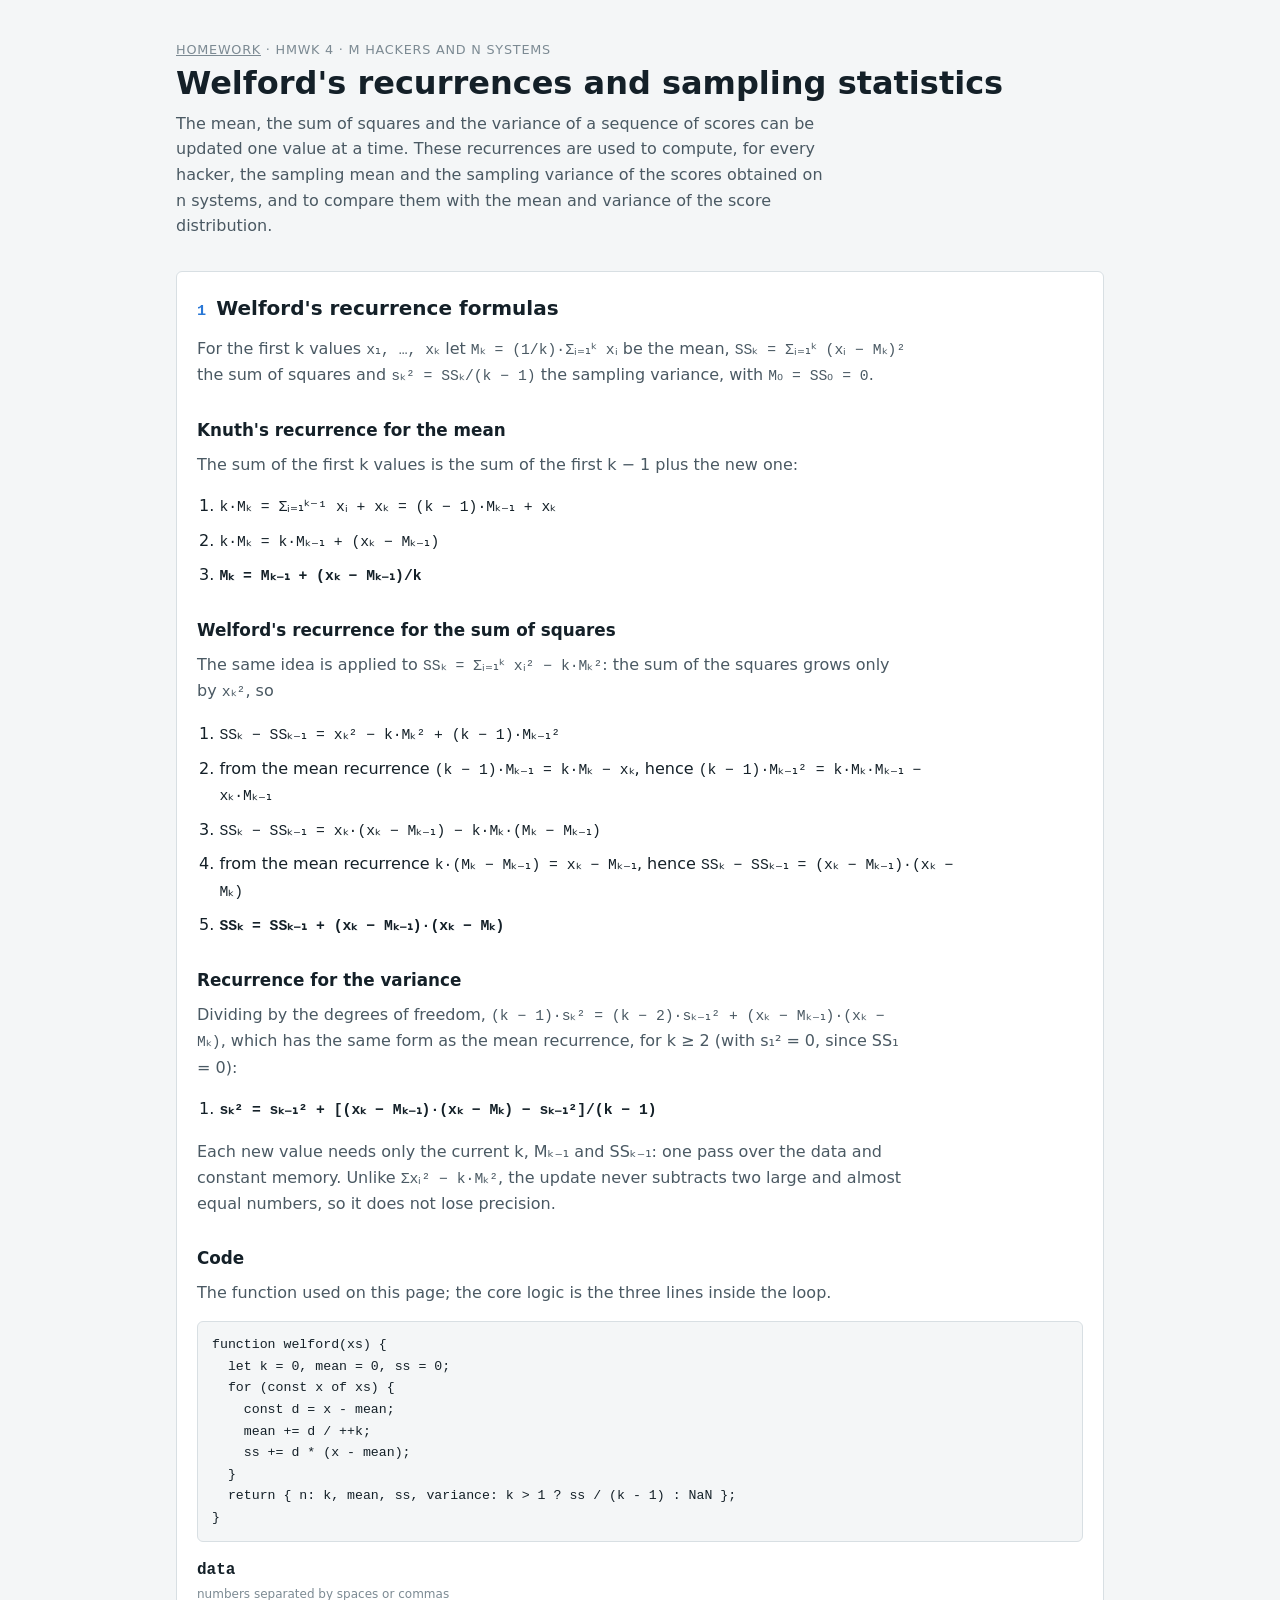
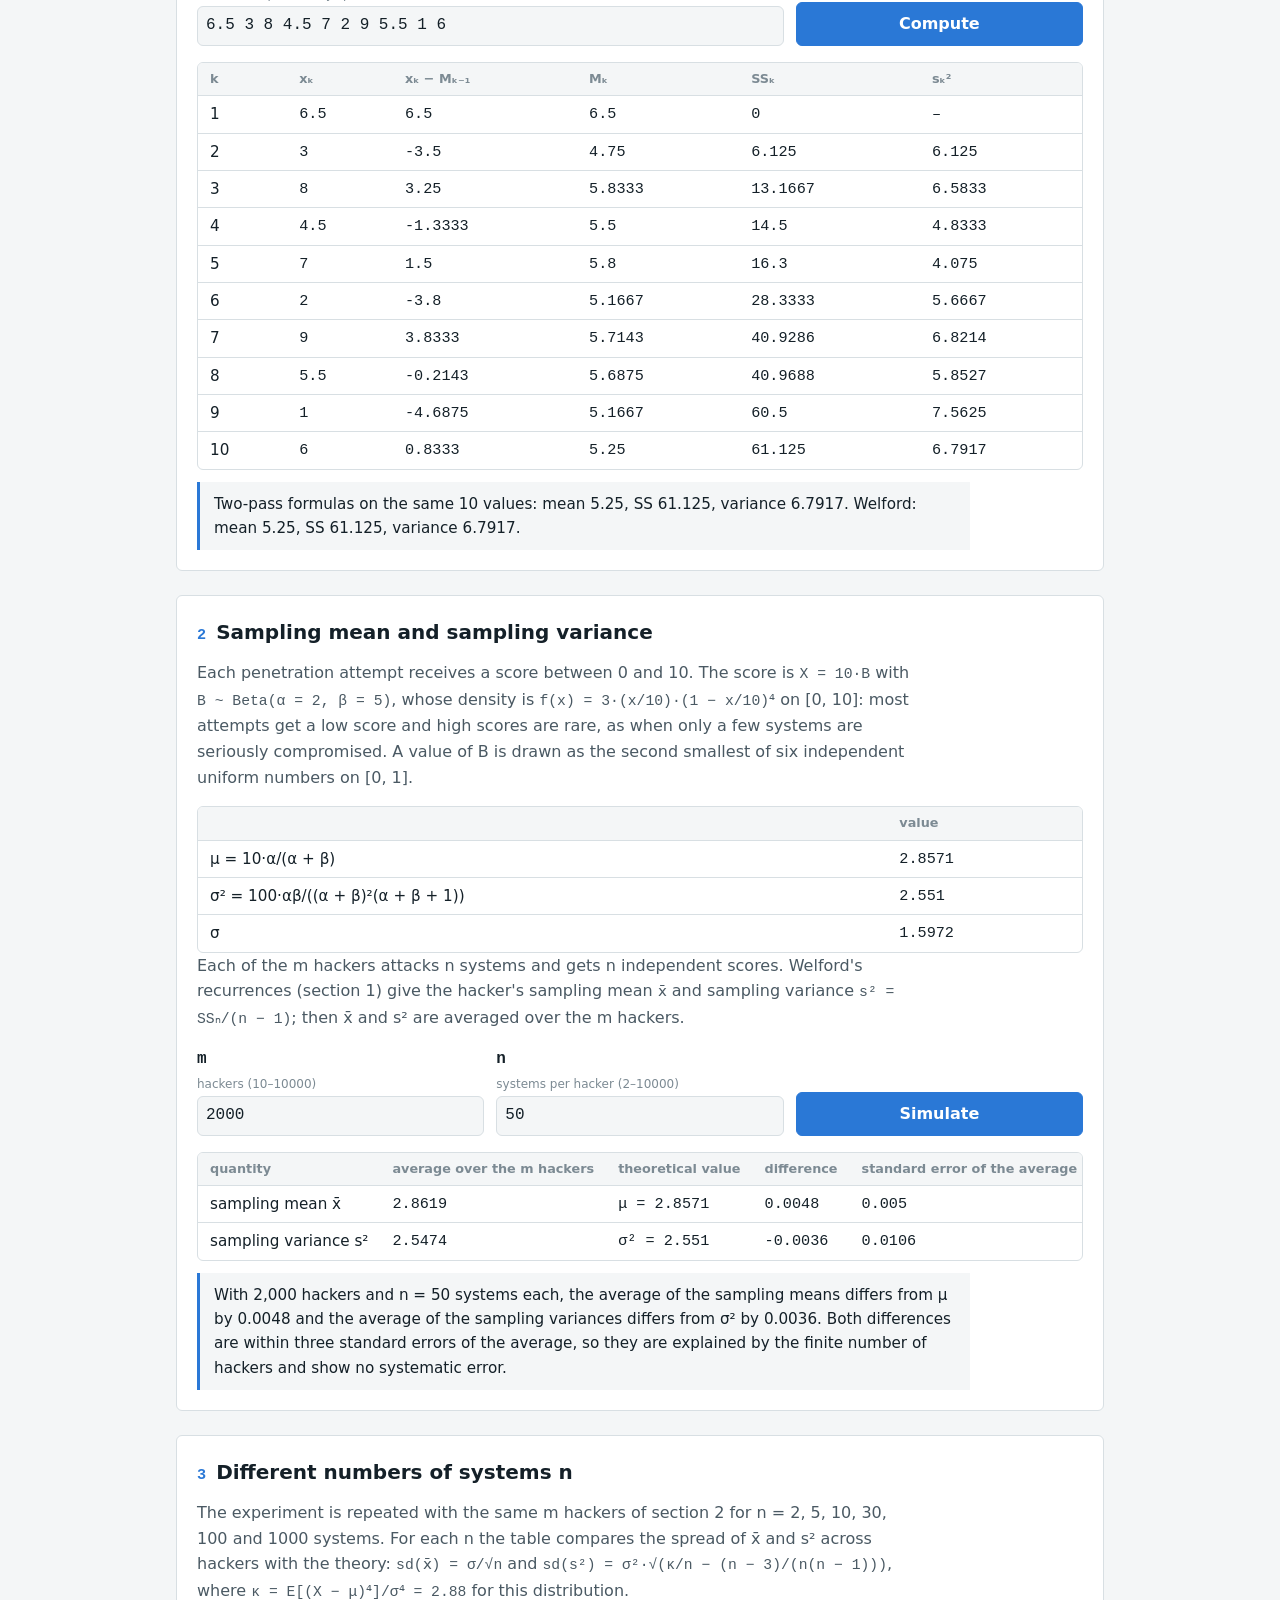
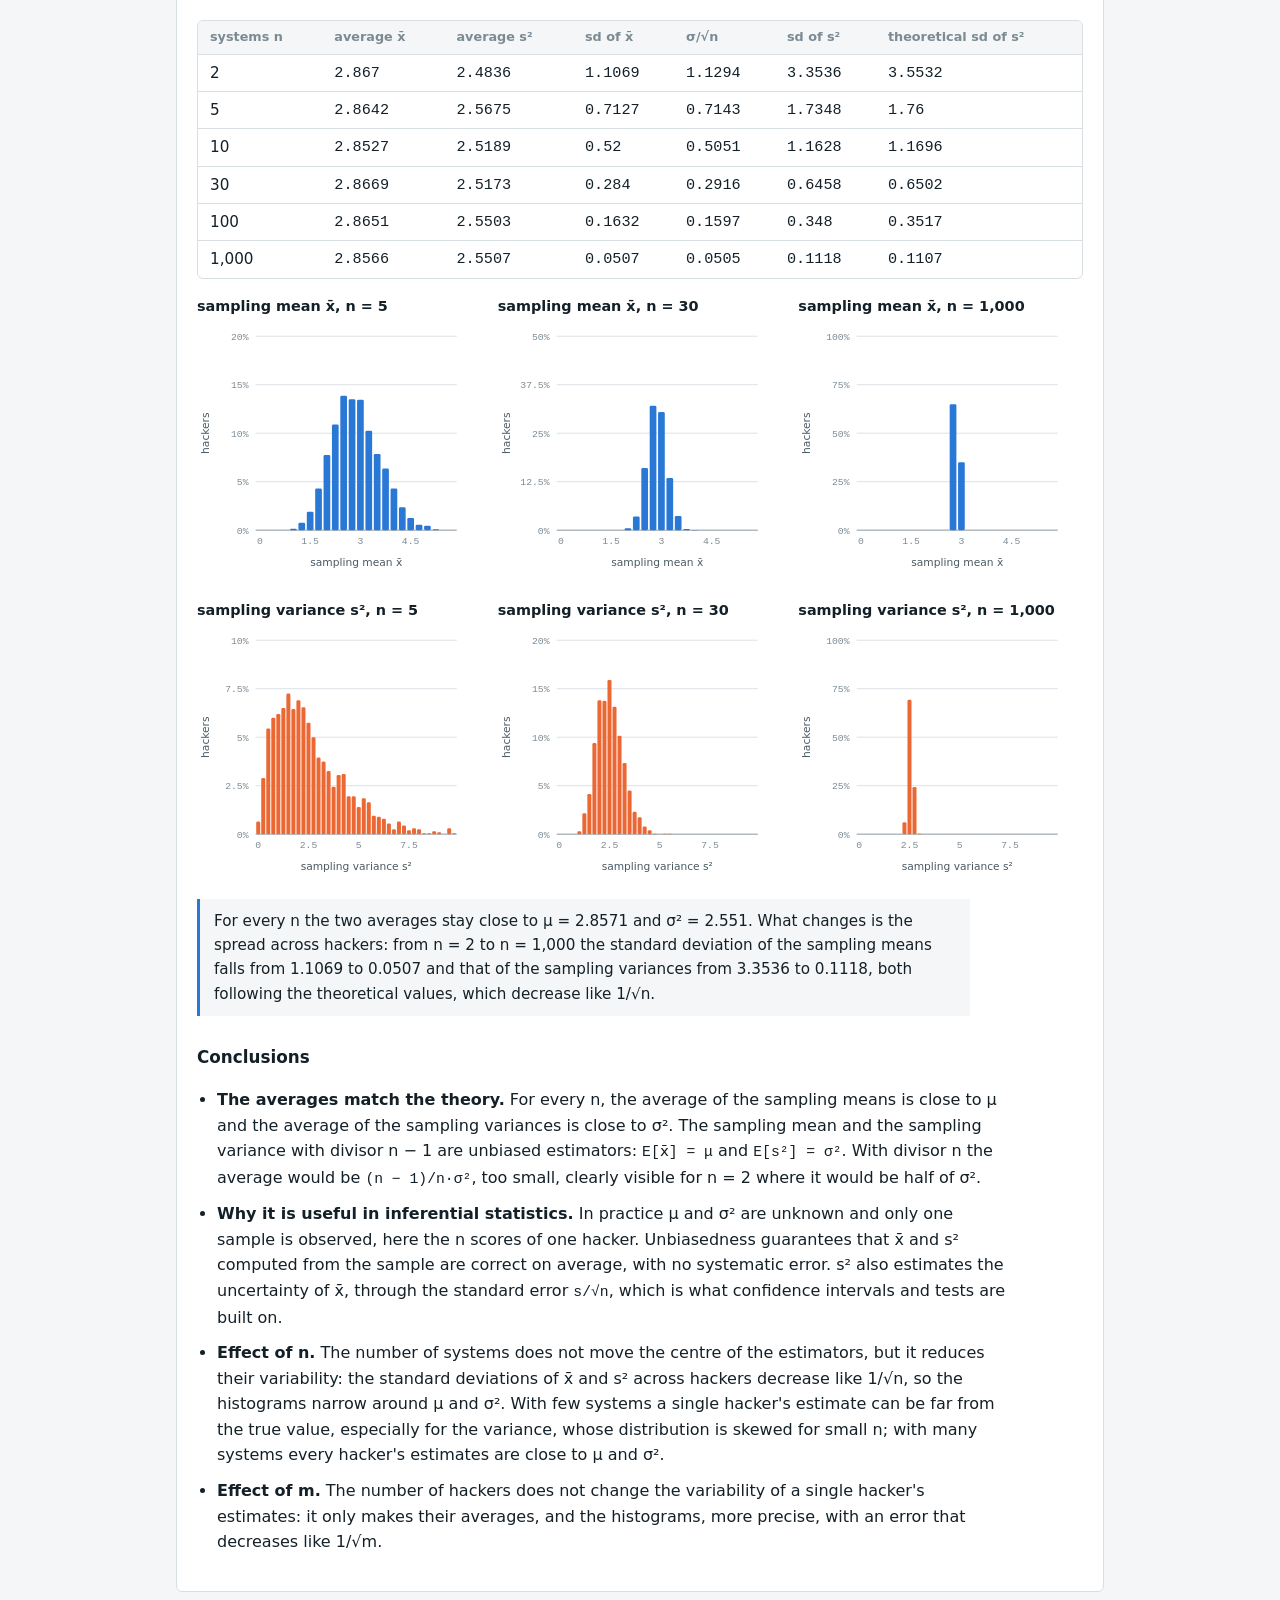
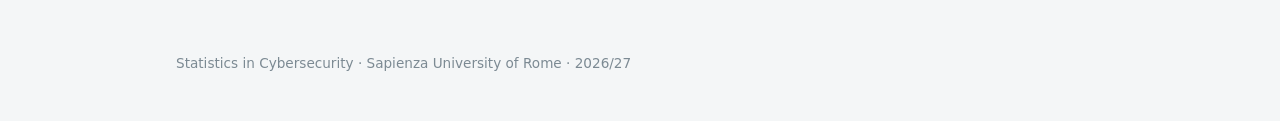
<file: hw5.html>
<!doctype html>
<html lang="en">
<head>
  <meta charset="utf-8">
  <meta name="viewport" content="width=device-width, initial-scale=1">
  <title>HMWK 4 – Welford's recurrences, sampling mean and sampling variance</title>
  <link rel="stylesheet" href="css/style.css">
</head>
<body>
  <header class="page-head">
    <p class="eyebrow"><a href="index.html">Homework</a> · HMWK 4 · m hackers and n systems</p>
    <h1>Welford's recurrences and sampling statistics</h1>
    <p class="lead">
      The mean, the sum of squares and the variance of a sequence of scores can be updated one value at a time.
      These recurrences are used to compute, for every hacker, the sampling mean and the sampling variance of the
      scores obtained on n systems, and to compare them with the mean and variance of the score distribution.
    </p>
  </header>

  <main>
    <section id="welford">
      <h2><span class="sec-num">1</span> Welford's recurrence formulas</h2>
      <p class="note">
        For the first k values <span class="math">x₁, …, xₖ</span> let
        <span class="math">Mₖ = (1/k)·Σᵢ₌₁ᵏ xᵢ</span> be the mean,
        <span class="math">SSₖ = Σᵢ₌₁ᵏ (xᵢ − Mₖ)²</span> the sum of squares and
        <span class="math">sₖ² = SSₖ/(k − 1)</span> the sampling variance, with <span class="math">M₀ = SS₀ = 0</span>.
      </p>

      <h3>Knuth's recurrence for the mean</h3>
      <p class="note">The sum of the first k values is the sum of the first k − 1 plus the new one:</p>
      <ol class="algo derivation">
        <li><span class="math">k·Mₖ = Σᵢ₌₁ᵏ⁻¹ xᵢ + xₖ = (k − 1)·Mₖ₋₁ + xₖ</span></li>
        <li><span class="math">k·Mₖ = k·Mₖ₋₁ + (xₖ − Mₖ₋₁)</span></li>
        <li><span class="math"><strong>Mₖ = Mₖ₋₁ + (xₖ − Mₖ₋₁)/k</strong></span></li>
      </ol>

      <h3>Welford's recurrence for the sum of squares</h3>
      <p class="note">
        The same idea is applied to <span class="math">SSₖ = Σᵢ₌₁ᵏ xᵢ² − k·Mₖ²</span>: the sum of the squares grows only by
        <span class="math">xₖ²</span>, so
      </p>
      <ol class="algo derivation">
        <li><span class="math">SSₖ − SSₖ₋₁ = xₖ² − k·Mₖ² + (k − 1)·Mₖ₋₁²</span></li>
        <li>from the mean recurrence <span class="math">(k − 1)·Mₖ₋₁ = k·Mₖ − xₖ</span>, hence <span class="math">(k − 1)·Mₖ₋₁² = k·Mₖ·Mₖ₋₁ − xₖ·Mₖ₋₁</span></li>
        <li><span class="math">SSₖ − SSₖ₋₁ = xₖ·(xₖ − Mₖ₋₁) − k·Mₖ·(Mₖ − Mₖ₋₁)</span></li>
        <li>from the mean recurrence <span class="math">k·(Mₖ − Mₖ₋₁) = xₖ − Mₖ₋₁</span>, hence <span class="math">SSₖ − SSₖ₋₁ = (xₖ − Mₖ₋₁)·(xₖ − Mₖ)</span></li>
        <li><span class="math"><strong>SSₖ = SSₖ₋₁ + (xₖ − Mₖ₋₁)·(xₖ − Mₖ)</strong></span></li>
      </ol>

      <h3>Recurrence for the variance</h3>
      <p class="note">Dividing by the degrees of freedom, <span class="math">(k − 1)·sₖ² = (k − 2)·sₖ₋₁² + (xₖ − Mₖ₋₁)·(xₖ − Mₖ)</span>, which has the same form as the mean recurrence, for k ≥ 2 (with s₁² = 0, since SS₁ = 0):</p>
      <ol class="algo derivation">
        <li><span class="math"><strong>sₖ² = sₖ₋₁² + [(xₖ − Mₖ₋₁)·(xₖ − Mₖ) − sₖ₋₁²]/(k − 1)</strong></span></li>
      </ol>
      <p class="note">
        Each new value needs only the current k, Mₖ₋₁ and SSₖ₋₁: one pass over the data and constant memory. Unlike
        <span class="math">Σxᵢ² − k·Mₖ²</span>, the update never subtracts two large and almost equal numbers, so it does not lose precision.
      </p>

      <h3>Code</h3>
      <p class="note">The function used on this page; the core logic is the three lines inside the loop.</p>
      <pre class="code-block"><code id="welford-code"></code></pre>

      <form id="welford-form" class="param-form" novalidate>
        <label for="in-data" class="wide-field"><span class="lbl">data</span> <span class="hint">numbers separated by spaces or commas</span>
          <input id="in-data" type="text" value="6.5 3 8 4.5 7 2 9 5.5 1 6">
        </label>
        <button type="submit">Compute</button>
      </form>
      <p id="welford-error" class="error" role="alert" hidden></p>
      <div id="welford-steps" class="table-wrap"></div>
      <p id="welford-check" class="finding"></p>
    </section>

    <section id="sampling">
      <h2><span class="sec-num">2</span> Sampling mean and sampling variance</h2>
      <p class="note">
        Each penetration attempt receives a score between 0 and 10. The score is <span class="math">X = 10·B</span> with
        <span class="math">B ~ Beta(α = 2, β = 5)</span>, whose density is <span class="math">f(x) = 3·(x/10)·(1 − x/10)⁴</span> on [0, 10]:
        most attempts get a low score and high scores are rare, as when only a few systems are seriously compromised.
        A value of B is drawn as the second smallest of six independent uniform numbers on [0, 1].
      </p>
      <div id="score-theory" class="table-wrap"></div>
      <p class="note">
        Each of the m hackers attacks n systems and gets n independent scores. Welford's recurrences (section 1) give the
        hacker's sampling mean <span class="math">x̄</span> and sampling variance <span class="math">s² = SSₙ/(n − 1)</span>;
        then x̄ and s² are averaged over the m hackers.
      </p>
      <form id="sample-form" class="param-form" novalidate>
        <label for="in-hackers"><span class="lbl">m</span> <span class="hint">hackers (10–10000)</span>
          <input id="in-hackers" type="number" min="10" max="10000" step="1" value="2000">
        </label>
        <label for="in-systems"><span class="lbl">n</span> <span class="hint">systems per hacker (2–10000)</span>
          <input id="in-systems" type="number" min="2" max="10000" step="1" value="50">
        </label>
        <button type="submit">Simulate</button>
      </form>
      <p id="sample-error" class="error" role="alert" hidden></p>
      <div id="sample-table" class="table-wrap"></div>
      <p id="sample-text" class="finding"></p>
    </section>

    <section id="repeat">
      <h2><span class="sec-num">3</span> Different numbers of systems n</h2>
      <p class="note">
        The experiment is repeated with the same m hackers of section 2 for n = 2, 5, 10, 30, 100 and 1000 systems.
        For each n the table compares the spread of x̄ and s² across hackers with the theory:
        <span class="math">sd(x̄) = σ/√n</span> and <span class="math">sd(s²) = σ²·√(κ/n − (n − 3)/(n(n − 1)))</span>,
        where <span class="math">κ = E[(X − μ)⁴]/σ⁴ = 2.88</span> for this distribution.
      </p>
      <div id="repeat-table" class="table-wrap"></div>
      <div id="repeat-grid" class="chart-grid"></div>
      <p id="repeat-text" class="finding"></p>

      <h3>Conclusions</h3>
      <ul class="why-list">
        <li><strong>The averages match the theory.</strong> For every n, the average of the sampling means is close to μ and the average of the sampling variances is close to σ². The sampling mean and the sampling variance with divisor n − 1 are unbiased estimators: <span class="math">E[x̄] = μ</span> and <span class="math">E[s²] = σ²</span>. With divisor n the average would be <span class="math">(n − 1)/n·σ²</span>, too small, clearly visible for n = 2 where it would be half of σ².</li>
        <li><strong>Why it is useful in inferential statistics.</strong> In practice μ and σ² are unknown and only one sample is observed, here the n scores of one hacker. Unbiasedness guarantees that x̄ and s² computed from the sample are correct on average, with no systematic error. s² also estimates the uncertainty of x̄, through the standard error <span class="math">s/√n</span>, which is what confidence intervals and tests are built on.</li>
        <li><strong>Effect of n.</strong> The number of systems does not move the centre of the estimators, but it reduces their variability: the standard deviations of x̄ and s² across hackers decrease like 1/√n, so the histograms narrow around μ and σ². With few systems a single hacker's estimate can be far from the true value, especially for the variance, whose distribution is skewed for small n; with many systems every hacker's estimates are close to μ and σ².</li>
        <li><strong>Effect of m.</strong> The number of hackers does not change the variability of a single hacker's estimates: it only makes their averages, and the histograms, more precise, with an error that decreases like 1/√m.</li>
      </ul>
    </section>
  </main>

  <script src="js/hw1/charts.js"></script>
  <script src="js/hw5/welford.js"></script>
  <script src="js/hw5/sampling.js"></script>
  <script src="js/hw5/repeat.js"></script>

  <footer class="page-foot">
    <p>Statistics in Cybersecurity · Sapienza University of Rome · 2026/27</p>
  </footer>
</body>
</html>
</file>
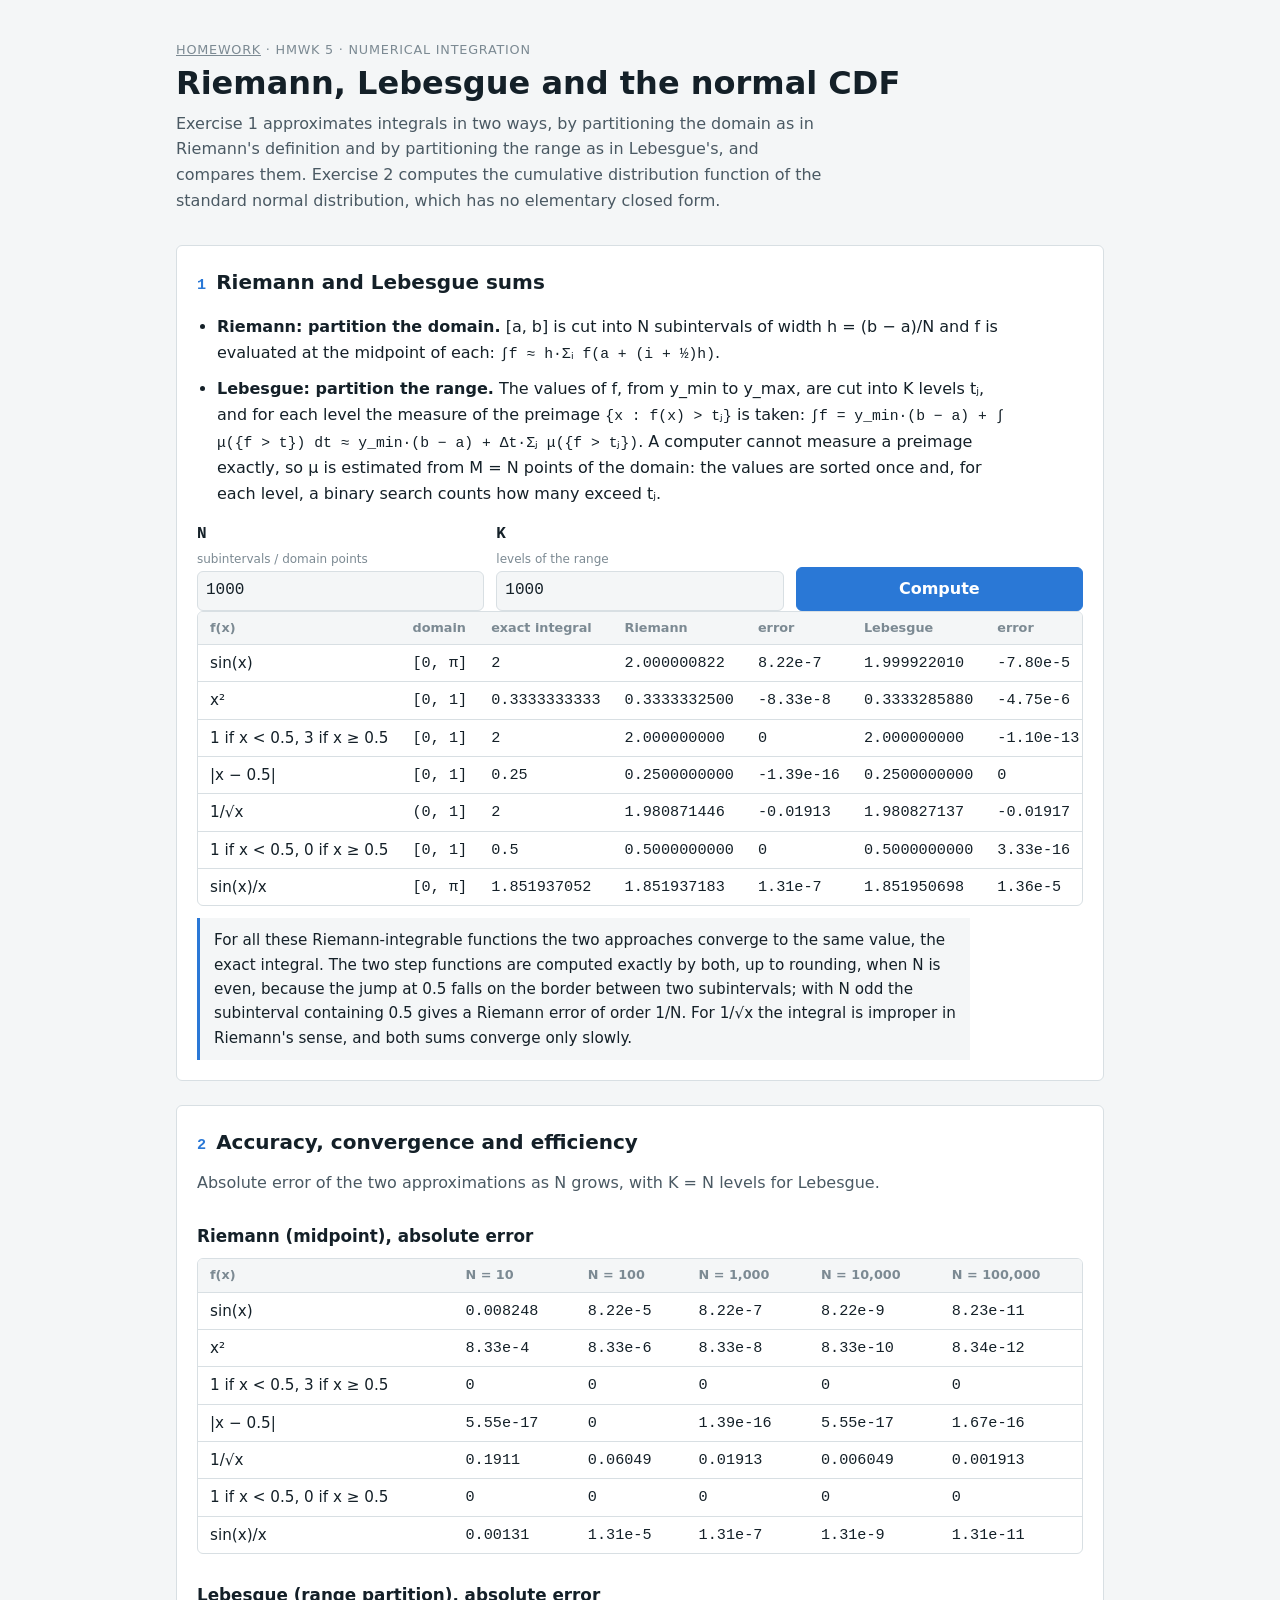
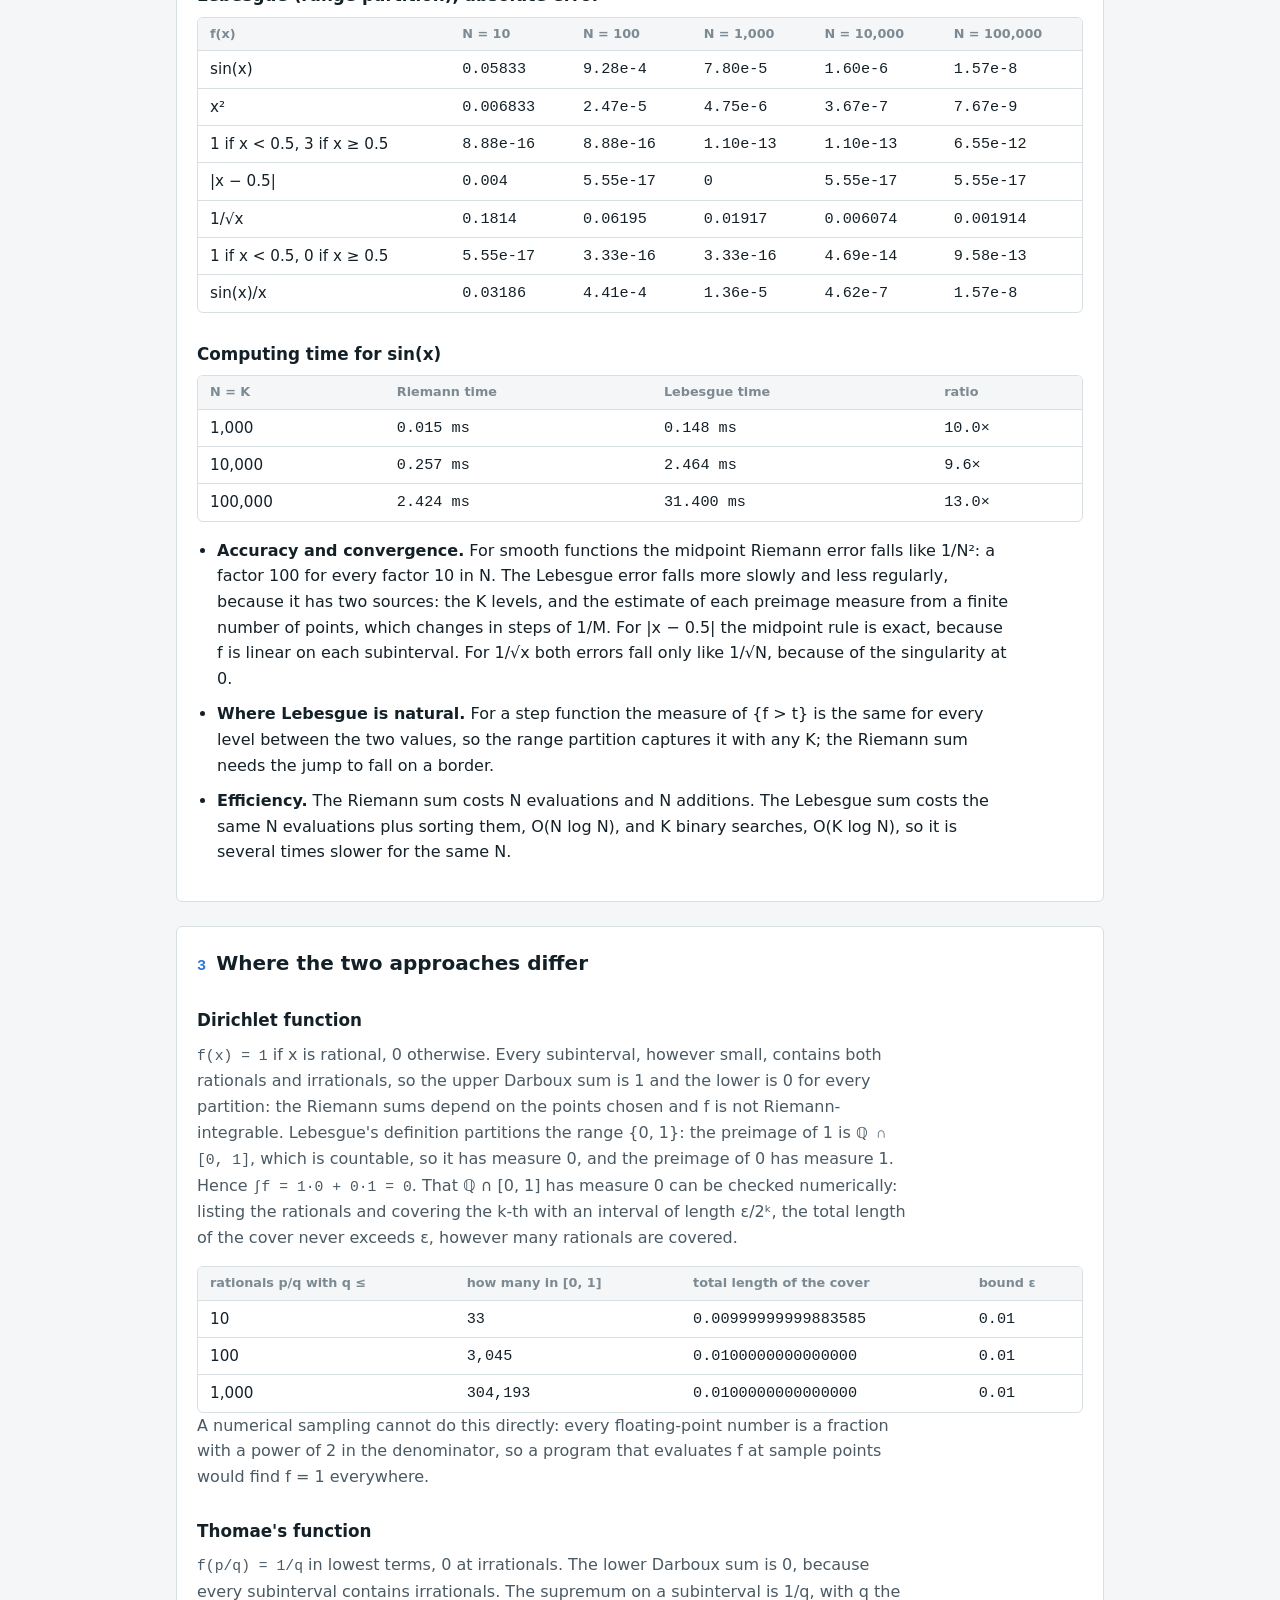
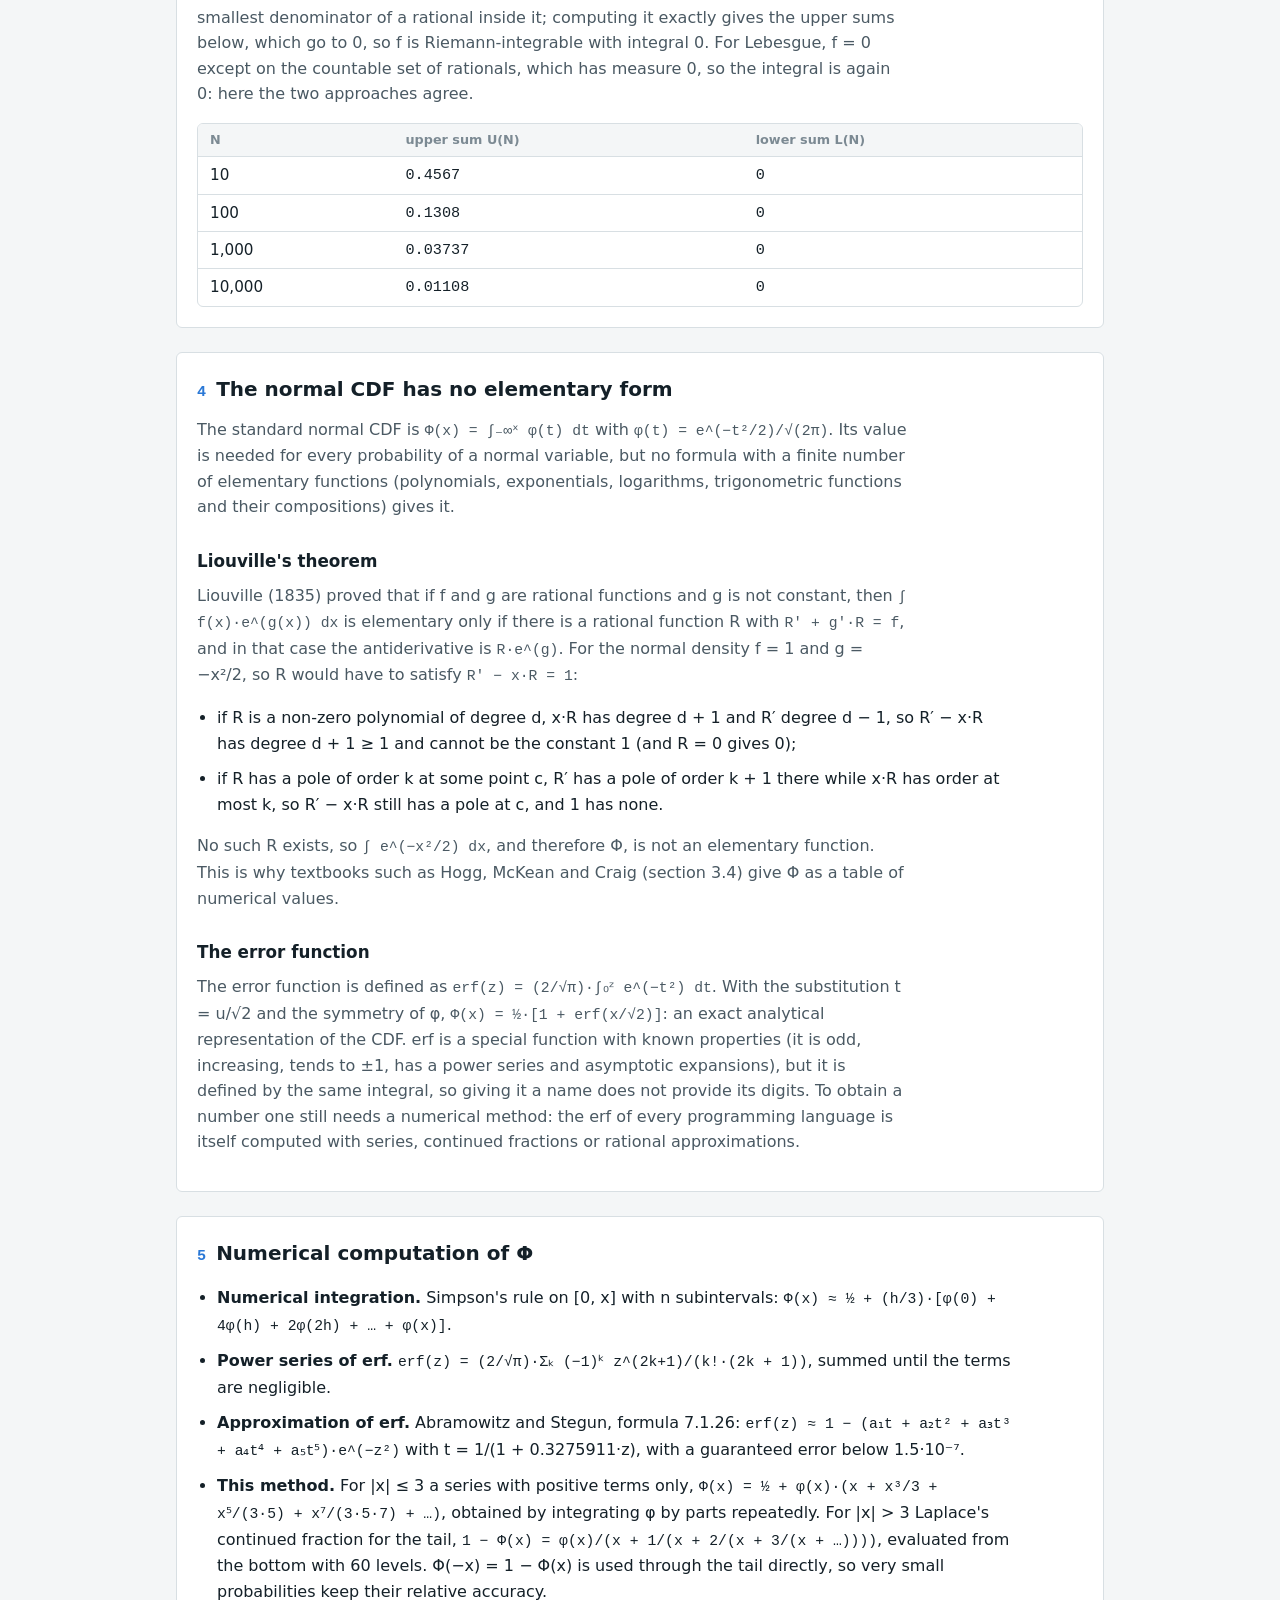
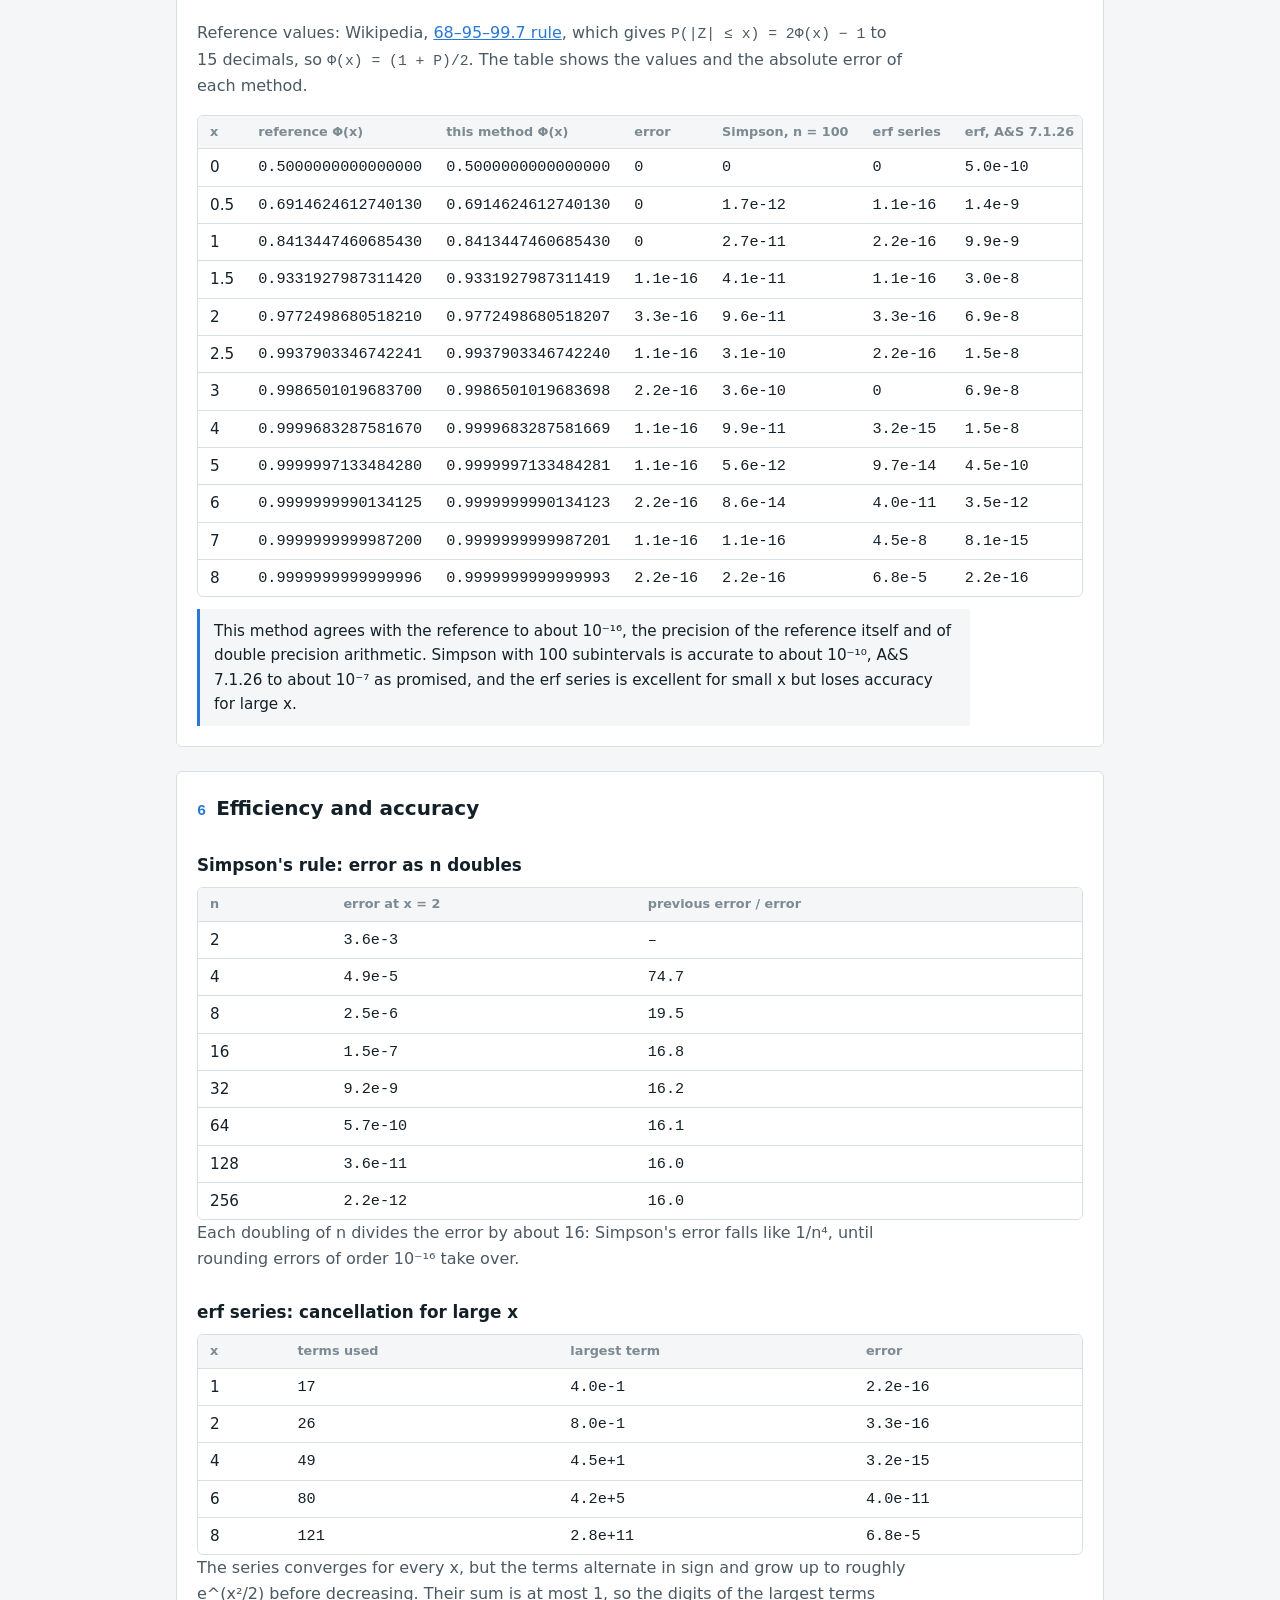
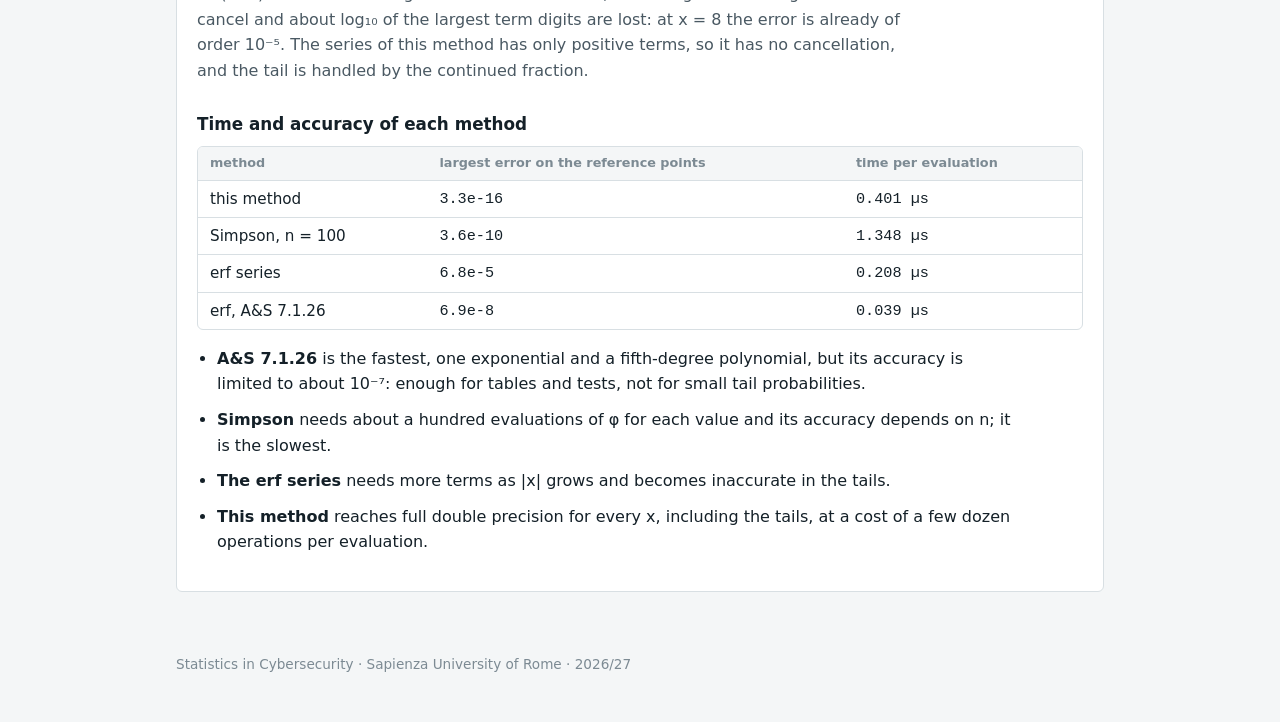
<file: hw6.html>
<!doctype html>
<html lang="en">
<head>
  <meta charset="utf-8">
  <meta name="viewport" content="width=device-width, initial-scale=1">
  <title>HMWK 5 – Riemann and Lebesgue integration, numerical computation of the normal CDF</title>
  <link rel="stylesheet" href="css/style.css">
</head>
<body>
  <header class="page-head">
    <p class="eyebrow"><a href="index.html">Homework</a> · HMWK 5 · numerical integration</p>
    <h1>Riemann, Lebesgue and the normal CDF</h1>
    <p class="lead">
      Exercise 1 approximates integrals in two ways, by partitioning the domain as in Riemann's definition and by
      partitioning the range as in Lebesgue's, and compares them. Exercise 2 computes the cumulative distribution
      function of the standard normal distribution, which has no elementary closed form.
    </p>
  </header>

  <main>
    <section id="integrals">
      <h2><span class="sec-num">1</span> Riemann and Lebesgue sums</h2>
      <ul class="why-list">
        <li><strong>Riemann: partition the domain.</strong> [a, b] is cut into N subintervals of width h = (b − a)/N and f is evaluated at the midpoint of each: <span class="math">∫f ≈ h·Σᵢ f(a + (i + ½)h)</span>.</li>
        <li><strong>Lebesgue: partition the range.</strong> The values of f, from y_min to y_max, are cut into K levels tⱼ, and for each level the measure of the preimage <span class="math">{x : f(x) &gt; tⱼ}</span> is taken: <span class="math">∫f = y_min·(b − a) + ∫ μ({f &gt; t}) dt ≈ y_min·(b − a) + Δt·Σⱼ μ({f &gt; tⱼ})</span>. A computer cannot measure a preimage exactly, so μ is estimated from M = N points of the domain: the values are sorted once and, for each level, a binary search counts how many exceed tⱼ.</li>
      </ul>
      <form id="int-form" class="param-form" novalidate>
        <label for="in-n"><span class="lbl">N</span> <span class="hint">subintervals / domain points</span>
          <input id="in-n" type="number" min="2" max="1000000" step="1" value="1000">
        </label>
        <label for="in-k"><span class="lbl">K</span> <span class="hint">levels of the range</span>
          <input id="in-k" type="number" min="1" max="1000000" step="1" value="1000">
        </label>
        <button type="submit">Compute</button>
      </form>
      <p id="int-error" class="error" role="alert" hidden></p>
      <div id="int-table" class="table-wrap"></div>
      <p class="finding">
        For all these Riemann-integrable functions the two approaches converge to the same value, the exact integral.
        The two step functions are computed exactly by both, up to rounding, when N is even, because the jump at 0.5 falls on the border
        between two subintervals; with N odd the subinterval containing 0.5 gives a Riemann error of order 1/N.
        For 1/√x the integral is improper in Riemann's sense, and both sums converge only slowly.
      </p>
    </section>

    <section id="convergence">
      <h2><span class="sec-num">2</span> Accuracy, convergence and efficiency</h2>
      <p class="note">Absolute error of the two approximations as N grows, with K = N levels for Lebesgue.</p>
      <h3>Riemann (midpoint), absolute error</h3>
      <div id="conv-riemann" class="table-wrap"></div>
      <h3>Lebesgue (range partition), absolute error</h3>
      <div id="conv-lebesgue" class="table-wrap"></div>
      <h3>Computing time for sin(x)</h3>
      <div id="conv-time" class="table-wrap"></div>
      <ul class="why-list">
        <li><strong>Accuracy and convergence.</strong> For smooth functions the midpoint Riemann error falls like 1/N²: a factor 100 for every factor 10 in N. The Lebesgue error falls more slowly and less regularly, because it has two sources: the K levels, and the estimate of each preimage measure from a finite number of points, which changes in steps of 1/M. For |x − 0.5| the midpoint rule is exact, because f is linear on each subinterval. For 1/√x both errors fall only like 1/√N, because of the singularity at 0.</li>
        <li><strong>Where Lebesgue is natural.</strong> For a step function the measure of {f &gt; t} is the same for every level between the two values, so the range partition captures it with any K; the Riemann sum needs the jump to fall on a border.</li>
        <li><strong>Efficiency.</strong> The Riemann sum costs N evaluations and N additions. The Lebesgue sum costs the same N evaluations plus sorting them, O(N log N), and K binary searches, O(K log N), so it is several times slower for the same N.</li>
      </ul>
    </section>

    <section id="pathological">
      <h2><span class="sec-num">3</span> Where the two approaches differ</h2>
      <h3>Dirichlet function</h3>
      <p class="note">
        <span class="math">f(x) = 1</span> if x is rational, 0 otherwise. Every subinterval, however small, contains both rationals and
        irrationals, so the upper Darboux sum is 1 and the lower is 0 for every partition: the Riemann sums depend on the
        points chosen and f is not Riemann-integrable. Lebesgue's definition partitions the range {0, 1}: the preimage of 1
        is <span class="math">ℚ ∩ [0, 1]</span>, which is countable, so it has measure 0, and the preimage of 0 has measure 1. Hence
        <span class="math">∫f = 1·0 + 0·1 = 0</span>. That ℚ ∩ [0, 1] has measure 0 can be checked numerically: listing the rationals
        and covering the k-th with an interval of length ε/2ᵏ, the total length of the cover never exceeds ε, however many rationals are covered.
      </p>
      <div id="cover-table" class="table-wrap"></div>
      <p class="note">
        A numerical sampling cannot do this directly: every floating-point number is a fraction with a power of 2 in the
        denominator, so a program that evaluates f at sample points would find f = 1 everywhere.
      </p>
      <h3>Thomae's function</h3>
      <p class="note">
        <span class="math">f(p/q) = 1/q</span> in lowest terms, 0 at irrationals. The lower Darboux sum is 0, because every subinterval
        contains irrationals. The supremum on a subinterval is 1/q, with q the smallest denominator of a rational inside it;
        computing it exactly gives the upper sums below, which go to 0, so f is Riemann-integrable with integral 0.
        For Lebesgue, f = 0 except on the countable set of rationals, which has measure 0, so the integral is again 0:
        here the two approaches agree.
      </p>
      <div id="thomae-table" class="table-wrap"></div>
    </section>

    <section id="normal">
      <h2><span class="sec-num">4</span> The normal CDF has no elementary form</h2>
      <p class="note">
        The standard normal CDF is <span class="math">Φ(x) = ∫₋∞ˣ φ(t) dt</span> with <span class="math">φ(t) = e^(−t²/2)/√(2π)</span>.
        Its value is needed for every probability of a normal variable, but no formula with a finite number of
        elementary functions (polynomials, exponentials, logarithms, trigonometric functions and their compositions) gives it.
      </p>
      <h3>Liouville's theorem</h3>
      <p class="note">
        Liouville (1835) proved that if f and g are rational functions and g is not constant, then
        <span class="math">∫ f(x)·e^(g(x)) dx</span> is elementary only if there is a rational function R with
        <span class="math">R′ + g′·R = f</span>, and in that case the antiderivative is <span class="math">R·e^(g)</span>.
        For the normal density f = 1 and g = −x²/2, so R would have to satisfy <span class="math">R′ − x·R = 1</span>:
      </p>
      <ul class="why-list">
        <li>if R is a non-zero polynomial of degree d, x·R has degree d + 1 and R′ degree d − 1, so R′ − x·R has degree d + 1 ≥ 1 and cannot be the constant 1 (and R = 0 gives 0);</li>
        <li>if R has a pole of order k at some point c, R′ has a pole of order k + 1 there while x·R has order at most k, so R′ − x·R still has a pole at c, and 1 has none.</li>
      </ul>
      <p class="note">
        No such R exists, so <span class="math">∫ e^(−x²/2) dx</span>, and therefore Φ, is not an elementary function.
        This is why textbooks such as Hogg, McKean and Craig (section 3.4) give Φ as a table of numerical values.
      </p>
      <h3>The error function</h3>
      <p class="note">
        The error function is defined as <span class="math">erf(z) = (2/√π)·∫₀ᶻ e^(−t²) dt</span>. With the substitution
        t = u/√2 and the symmetry of φ,
        <span class="math">Φ(x) = ½·[1 + erf(x/√2)]</span>: an exact analytical representation of the CDF.
        erf is a special function with known properties (it is odd, increasing, tends to ±1, has a power series and
        asymptotic expansions), but it is defined by the same integral, so giving it a name does not provide its
        digits. To obtain a number one still needs a numerical method: the erf of every programming language is itself
        computed with series, continued fractions or rational approximations.
      </p>
    </section>

    <section id="methods">
      <h2><span class="sec-num">5</span> Numerical computation of Φ</h2>
      <ul class="why-list">
        <li><strong>Numerical integration.</strong> Simpson's rule on [0, x] with n subintervals: <span class="math">Φ(x) ≈ ½ + (h/3)·[φ(0) + 4φ(h) + 2φ(2h) + … + φ(x)]</span>.</li>
        <li><strong>Power series of erf.</strong> <span class="math">erf(z) = (2/√π)·Σₖ (−1)ᵏ z^(2k+1)/(k!·(2k + 1))</span>, summed until the terms are negligible.</li>
        <li><strong>Approximation of erf.</strong> Abramowitz and Stegun, formula 7.1.26: <span class="math">erf(z) ≈ 1 − (a₁t + a₂t² + a₃t³ + a₄t⁴ + a₅t⁵)·e^(−z²)</span> with t = 1/(1 + 0.3275911·z), with a guaranteed error below 1.5·10⁻⁷.</li>
        <li><strong>This method.</strong> For |x| ≤ 3 a series with positive terms only, <span class="math">Φ(x) = ½ + φ(x)·(x + x³/3 + x⁵/(3·5) + x⁷/(3·5·7) + …)</span>, obtained by integrating φ by parts repeatedly. For |x| &gt; 3 Laplace's continued fraction for the tail, <span class="math">1 − Φ(x) = φ(x)/(x + 1/(x + 2/(x + 3/(x + …))))</span>, evaluated from the bottom with 60 levels. Φ(−x) = 1 − Φ(x) is used through the tail directly, so very small probabilities keep their relative accuracy.</li>
      </ul>
      <p class="note">
        Reference values: Wikipedia, <a href="https://en.wikipedia.org/wiki/68%E2%80%9395%E2%80%9399.7_rule">68–95–99.7 rule</a>,
        which gives <span class="math">P(|Z| ≤ x) = 2Φ(x) − 1</span> to 15 decimals, so <span class="math">Φ(x) = (1 + P)/2</span>.
        The table shows the values and the absolute error of each method.
      </p>
      <div id="cdf-table" class="table-wrap"></div>
      <p class="finding">
        This method agrees with the reference to about 10⁻¹⁶, the precision of the reference itself and of double
        precision arithmetic. Simpson with 100 subintervals is accurate to about 10⁻¹⁰, A&amp;S 7.1.26 to about 10⁻⁷ as
        promised, and the erf series is excellent for small x but loses accuracy for large x.
      </p>
    </section>

    <section id="efficiency">
      <h2><span class="sec-num">6</span> Efficiency and accuracy</h2>
      <h3>Simpson's rule: error as n doubles</h3>
      <div id="simpson-table" class="table-wrap"></div>
      <p class="note">Each doubling of n divides the error by about 16: Simpson's error falls like 1/n⁴, until rounding errors of order 10⁻¹⁶ take over.</p>
      <h3>erf series: cancellation for large x</h3>
      <div id="series-table" class="table-wrap"></div>
      <p class="note">
        The series converges for every x, but the terms alternate in sign and grow up to roughly e^(x²/2) before
        decreasing. Their sum is at most 1, so the digits of the largest terms cancel and about log₁₀ of the largest
        term digits are lost: at x = 8 the error is already of order 10⁻⁵. The series of this method has only positive
        terms, so it has no cancellation, and the tail is handled by the continued fraction.
      </p>
      <h3>Time and accuracy of each method</h3>
      <div id="time-table" class="table-wrap"></div>
      <ul class="why-list">
        <li><strong>A&amp;S 7.1.26</strong> is the fastest, one exponential and a fifth-degree polynomial, but its accuracy is limited to about 10⁻⁷: enough for tables and tests, not for small tail probabilities.</li>
        <li><strong>Simpson</strong> needs about a hundred evaluations of φ for each value and its accuracy depends on n; it is the slowest.</li>
        <li><strong>The erf series</strong> needs more terms as |x| grows and becomes inaccurate in the tails.</li>
        <li><strong>This method</strong> reaches full double precision for every x, including the tails, at a cost of a few dozen operations per evaluation.</li>
      </ul>
    </section>
  </main>

  <script src="js/hw6/integrals.js"></script>
  <script src="js/hw6/pathological.js"></script>
  <script src="js/hw6/normal.js"></script>
  <script src="js/hw6/efficiency.js"></script>

  <footer class="page-foot">
    <p>Statistics in Cybersecurity · Sapienza University of Rome · 2026/27</p>
  </footer>
</body>
</html>
</file>
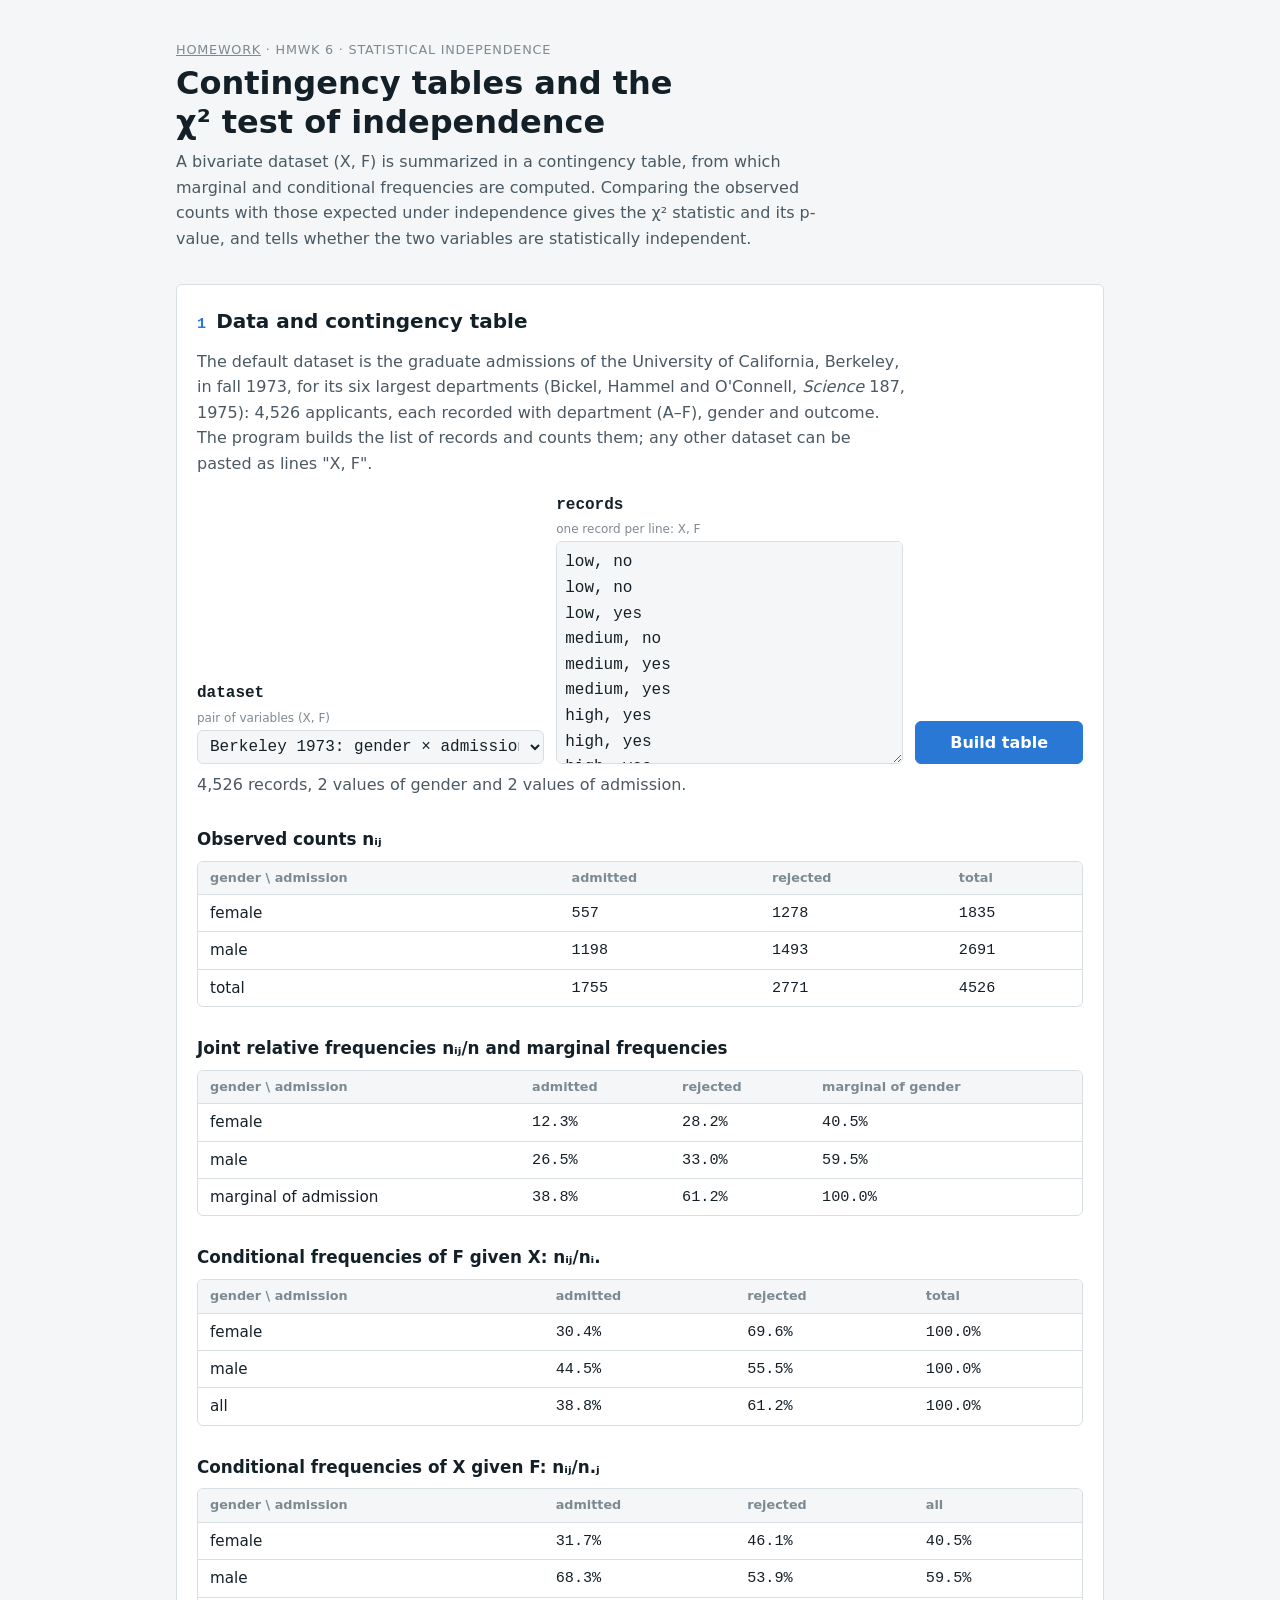
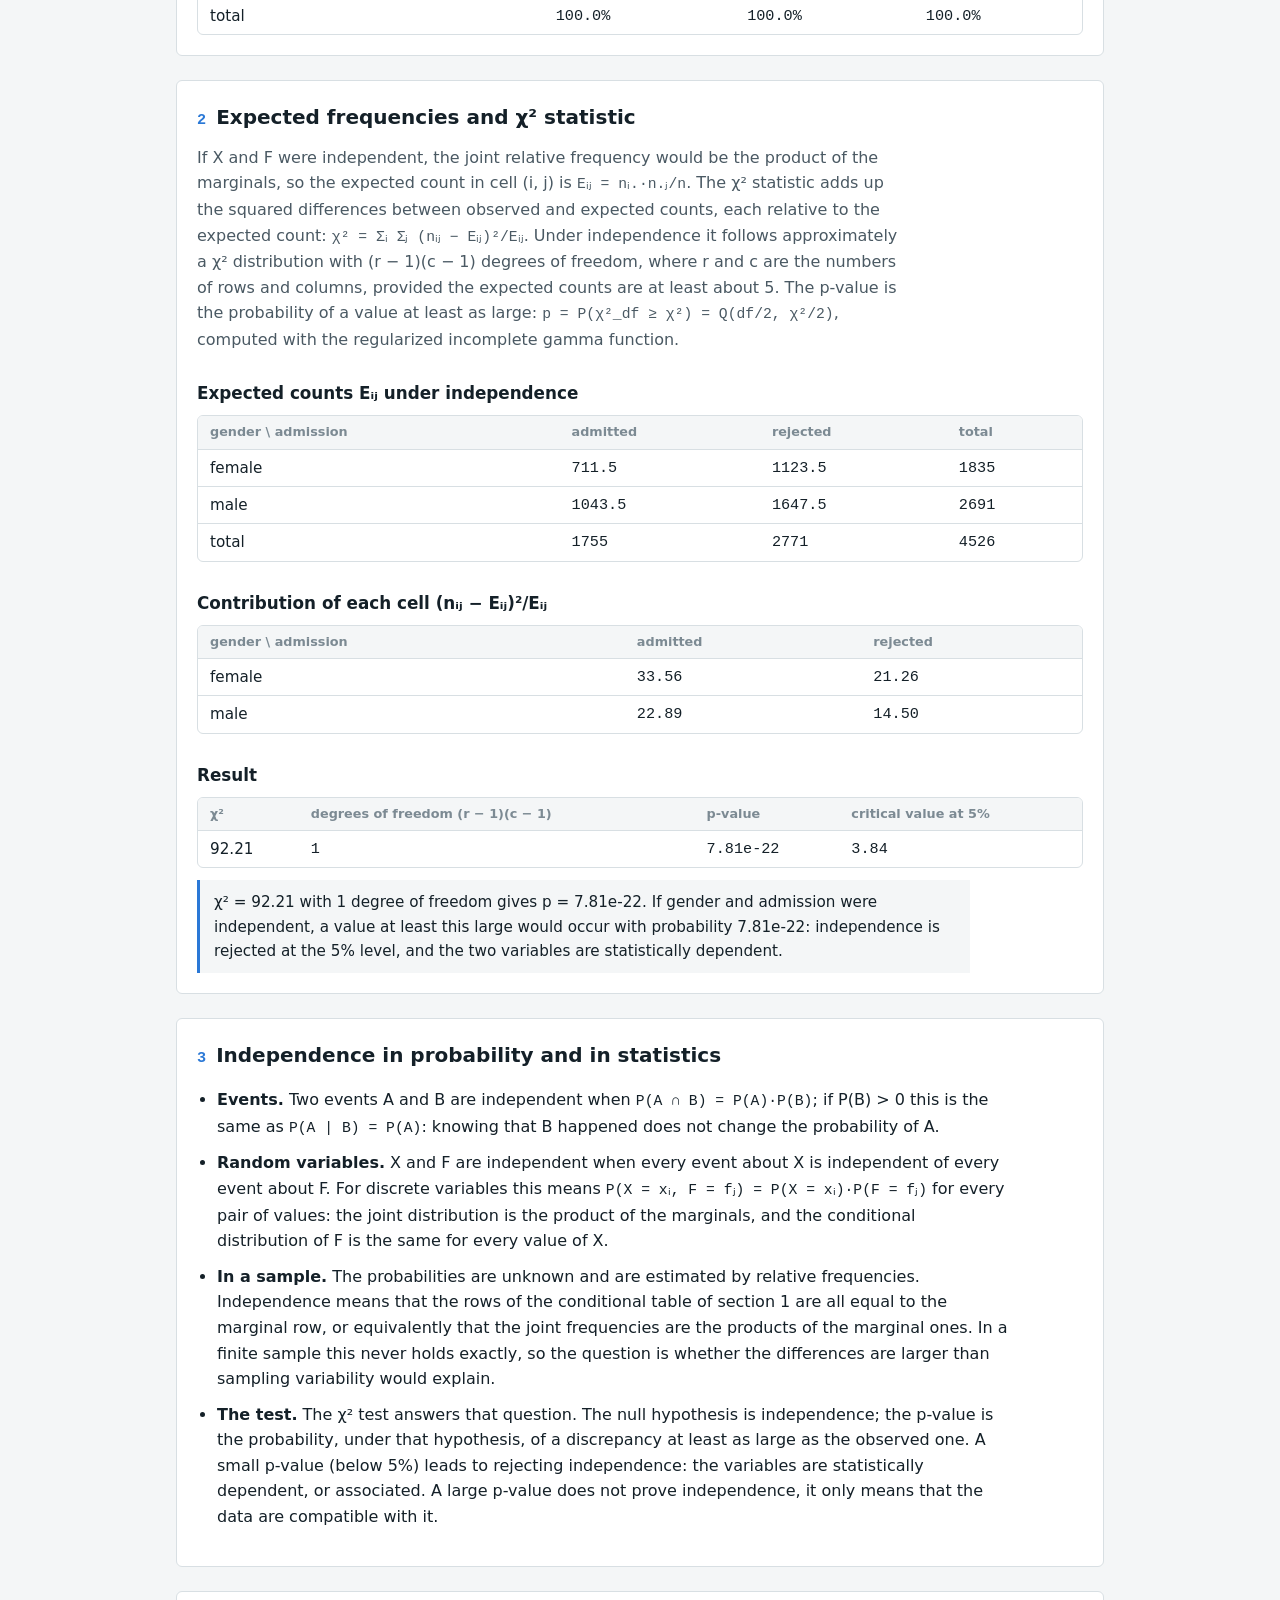
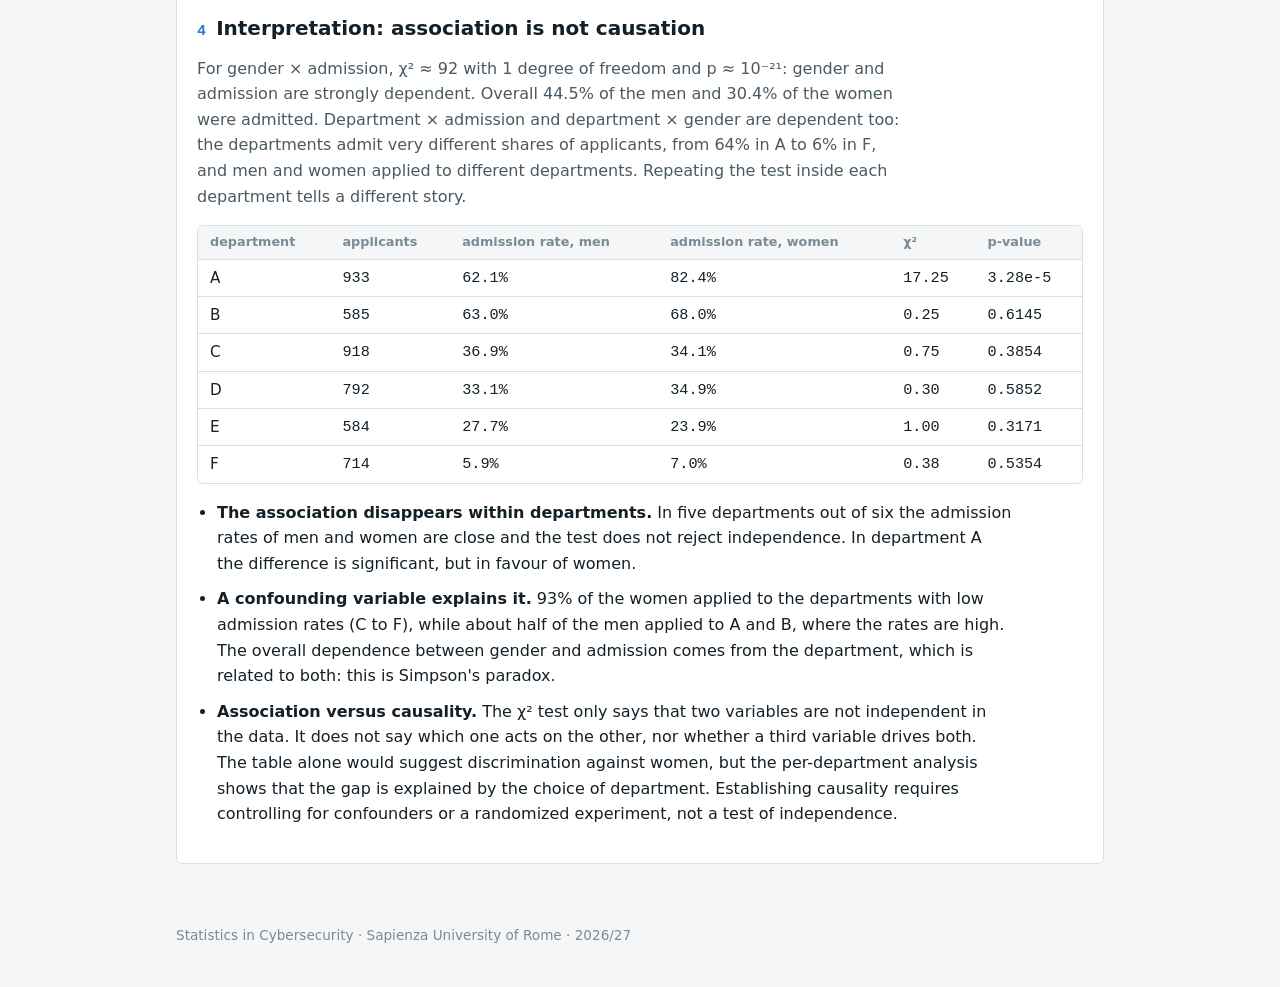
<file: hw7.html>
<!doctype html>
<html lang="en">
<head>
  <meta charset="utf-8">
  <meta name="viewport" content="width=device-width, initial-scale=1">
  <title>HMWK 6 – Statistical independence, contingency tables and the chi-square test</title>
  <link rel="stylesheet" href="css/style.css">
</head>
<body>
  <header class="page-head">
    <p class="eyebrow"><a href="index.html">Homework</a> · HMWK 6 · statistical independence</p>
    <h1>Contingency tables and the χ² test of independence</h1>
    <p class="lead">
      A bivariate dataset (X, F) is summarized in a contingency table, from which marginal and conditional frequencies
      are computed. Comparing the observed counts with those expected under independence gives the χ² statistic and
      its p-value, and tells whether the two variables are statistically independent.
    </p>
  </header>

  <main>
    <section id="data">
      <h2><span class="sec-num">1</span> Data and contingency table</h2>
      <p class="note">
        The default dataset is the graduate admissions of the University of California, Berkeley, in fall 1973, for its
        six largest departments (Bickel, Hammel and O'Connell, <em>Science</em> 187, 1975): 4,526 applicants, each
        recorded with department (A–F), gender and outcome. The program builds the list of records and counts them;
        any other dataset can be pasted as lines "X, F".
      </p>
      <form id="data-form" class="param-form" novalidate>
        <label for="in-dataset" class="wide-field"><span class="lbl">dataset</span> <span class="hint">pair of variables (X, F)</span>
          <select id="in-dataset">
            <option value="gender-admission">Berkeley 1973: gender × admission</option>
            <option value="department-admission">Berkeley 1973: department × admission</option>
            <option value="department-gender">Berkeley 1973: department × gender</option>
            <option value="custom">custom data</option>
          </select>
        </label>
        <label id="csv-field" for="in-csv" class="wide-field" hidden><span class="lbl">records</span> <span class="hint">one record per line: X, F</span>
          <textarea id="in-csv" rows="8">low, no
low, no
low, yes
medium, no
medium, yes
medium, yes
high, yes
high, yes
high, yes
high, no</textarea>
        </label>
        <button type="submit">Build table</button>
      </form>
      <p id="data-error" class="error" role="alert" hidden></p>
      <p id="data-summary" class="note"></p>

      <h3>Observed counts nᵢⱼ</h3>
      <div id="table-counts" class="table-wrap"></div>
      <h3>Joint relative frequencies nᵢⱼ/n and marginal frequencies</h3>
      <div id="table-joint" class="table-wrap"></div>
      <h3>Conditional frequencies of F given X: nᵢⱼ/nᵢ.</h3>
      <div id="table-row" class="table-wrap"></div>
      <h3>Conditional frequencies of X given F: nᵢⱼ/n.ⱼ</h3>
      <div id="table-col" class="table-wrap"></div>
    </section>

    <section id="test">
      <h2><span class="sec-num">2</span> Expected frequencies and χ² statistic</h2>
      <p class="note">
        If X and F were independent, the joint relative frequency would be the product of the marginals, so the
        expected count in cell (i, j) is <span class="math">Eᵢⱼ = nᵢ.·n.ⱼ/n</span>. The χ² statistic adds up the squared
        differences between observed and expected counts, each relative to the expected count:
        <span class="math">χ² = Σᵢ Σⱼ (nᵢⱼ − Eᵢⱼ)²/Eᵢⱼ</span>. Under independence it follows approximately a χ²
        distribution with (r − 1)(c − 1) degrees of freedom, where r and c are the numbers of rows and columns,
        provided the expected counts are at least about 5. The p-value is the probability of a value at least as large:
        <span class="math">p = P(χ²_df ≥ χ²) = Q(df/2, χ²/2)</span>, computed with the regularized incomplete gamma function.
      </p>
      <h3>Expected counts Eᵢⱼ under independence</h3>
      <div id="table-expected" class="table-wrap"></div>
      <h3>Contribution of each cell (nᵢⱼ − Eᵢⱼ)²/Eᵢⱼ</h3>
      <div id="table-parts" class="table-wrap"></div>
      <h3>Result</h3>
      <div id="table-chi" class="table-wrap"></div>
      <p id="chi-text" class="finding"></p>
    </section>

    <section id="theory">
      <h2><span class="sec-num">3</span> Independence in probability and in statistics</h2>
      <ul class="why-list">
        <li><strong>Events.</strong> Two events A and B are independent when <span class="math">P(A ∩ B) = P(A)·P(B)</span>; if P(B) &gt; 0 this is the same as <span class="math">P(A | B) = P(A)</span>: knowing that B happened does not change the probability of A.</li>
        <li><strong>Random variables.</strong> X and F are independent when every event about X is independent of every event about F. For discrete variables this means <span class="math">P(X = xᵢ, F = fⱼ) = P(X = xᵢ)·P(F = fⱼ)</span> for every pair of values: the joint distribution is the product of the marginals, and the conditional distribution of F is the same for every value of X.</li>
        <li><strong>In a sample.</strong> The probabilities are unknown and are estimated by relative frequencies. Independence means that the rows of the conditional table of section 1 are all equal to the marginal row, or equivalently that the joint frequencies are the products of the marginal ones. In a finite sample this never holds exactly, so the question is whether the differences are larger than sampling variability would explain.</li>
        <li><strong>The test.</strong> The χ² test answers that question. The null hypothesis is independence; the p-value is the probability, under that hypothesis, of a discrepancy at least as large as the observed one. A small p-value (below 5%) leads to rejecting independence: the variables are statistically dependent, or associated. A large p-value does not prove independence, it only means that the data are compatible with it.</li>
      </ul>
    </section>

    <section id="conclusions">
      <h2><span class="sec-num">4</span> Interpretation: association is not causation</h2>
      <p class="note">
        For gender × admission, χ² ≈ 92 with 1 degree of freedom and p ≈ 10⁻²¹: gender and admission are strongly
        dependent. Overall 44.5% of the men and 30.4% of the women were admitted. Department × admission and
        department × gender are dependent too: the departments admit very different shares of applicants, from 64% in
        A to 6% in F, and men and women applied to different departments. Repeating the test inside each department
        tells a different story.
      </p>
      <div id="table-departments" class="table-wrap"></div>
      <ul class="why-list">
        <li><strong>The association disappears within departments.</strong> In five departments out of six the admission rates of men and women are close and the test does not reject independence. In department A the difference is significant, but in favour of women.</li>
        <li><strong>A confounding variable explains it.</strong> 93% of the women applied to the departments with low admission rates (C to F), while about half of the men applied to A and B, where the rates are high. The overall dependence between gender and admission comes from the department, which is related to both: this is Simpson's paradox.</li>
        <li><strong>Association versus causality.</strong> The χ² test only says that two variables are not independent in the data. It does not say which one acts on the other, nor whether a third variable drives both. The table alone would suggest discrimination against women, but the per-department analysis shows that the gap is explained by the choice of department. Establishing causality requires controlling for confounders or a randomized experiment, not a test of independence.</li>
      </ul>
    </section>
  </main>

  <script src="js/hw7/data.js"></script>
  <script src="js/hw7/table.js"></script>
  <script src="js/hw7/chisq.js"></script>
  <script src="js/hw7/departments.js"></script>

  <footer class="page-foot">
    <p>Statistics in Cybersecurity · Sapienza University of Rome · 2026/27</p>
  </footer>
</body>
</html>
</file>
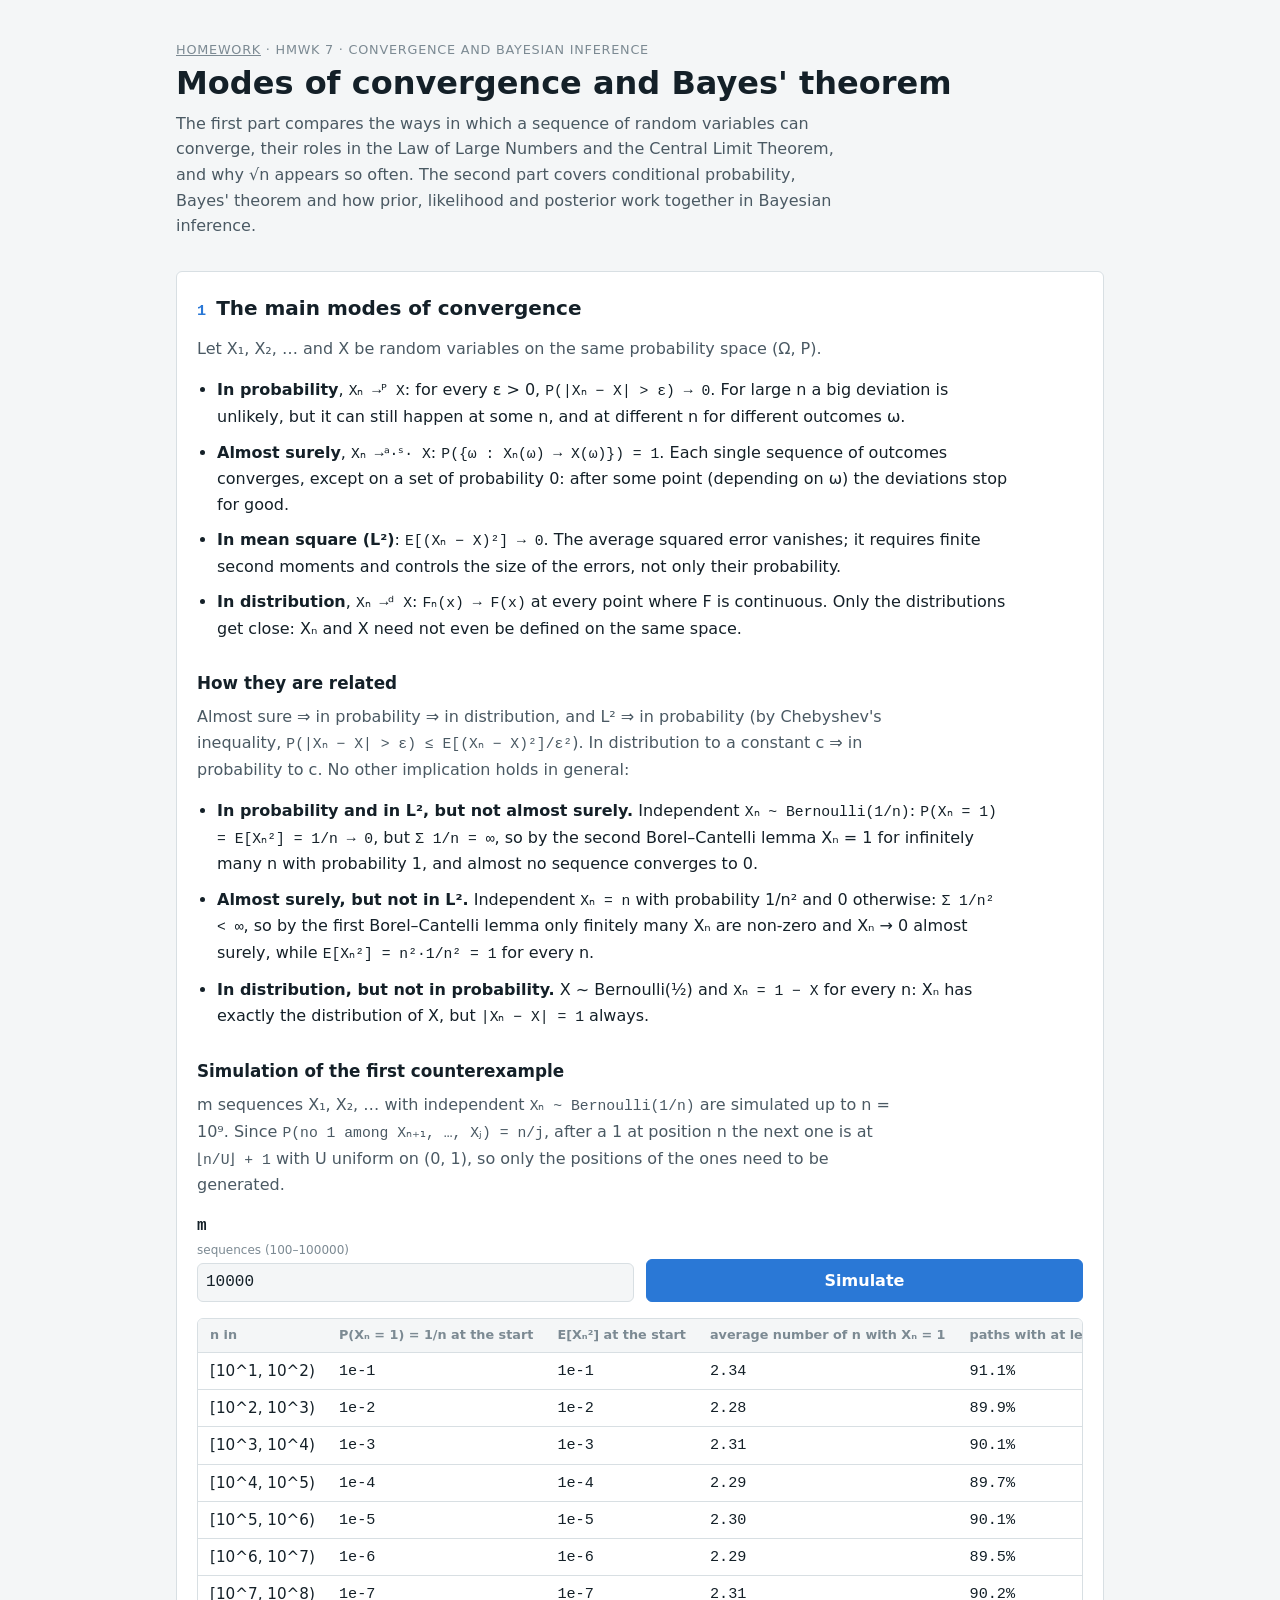
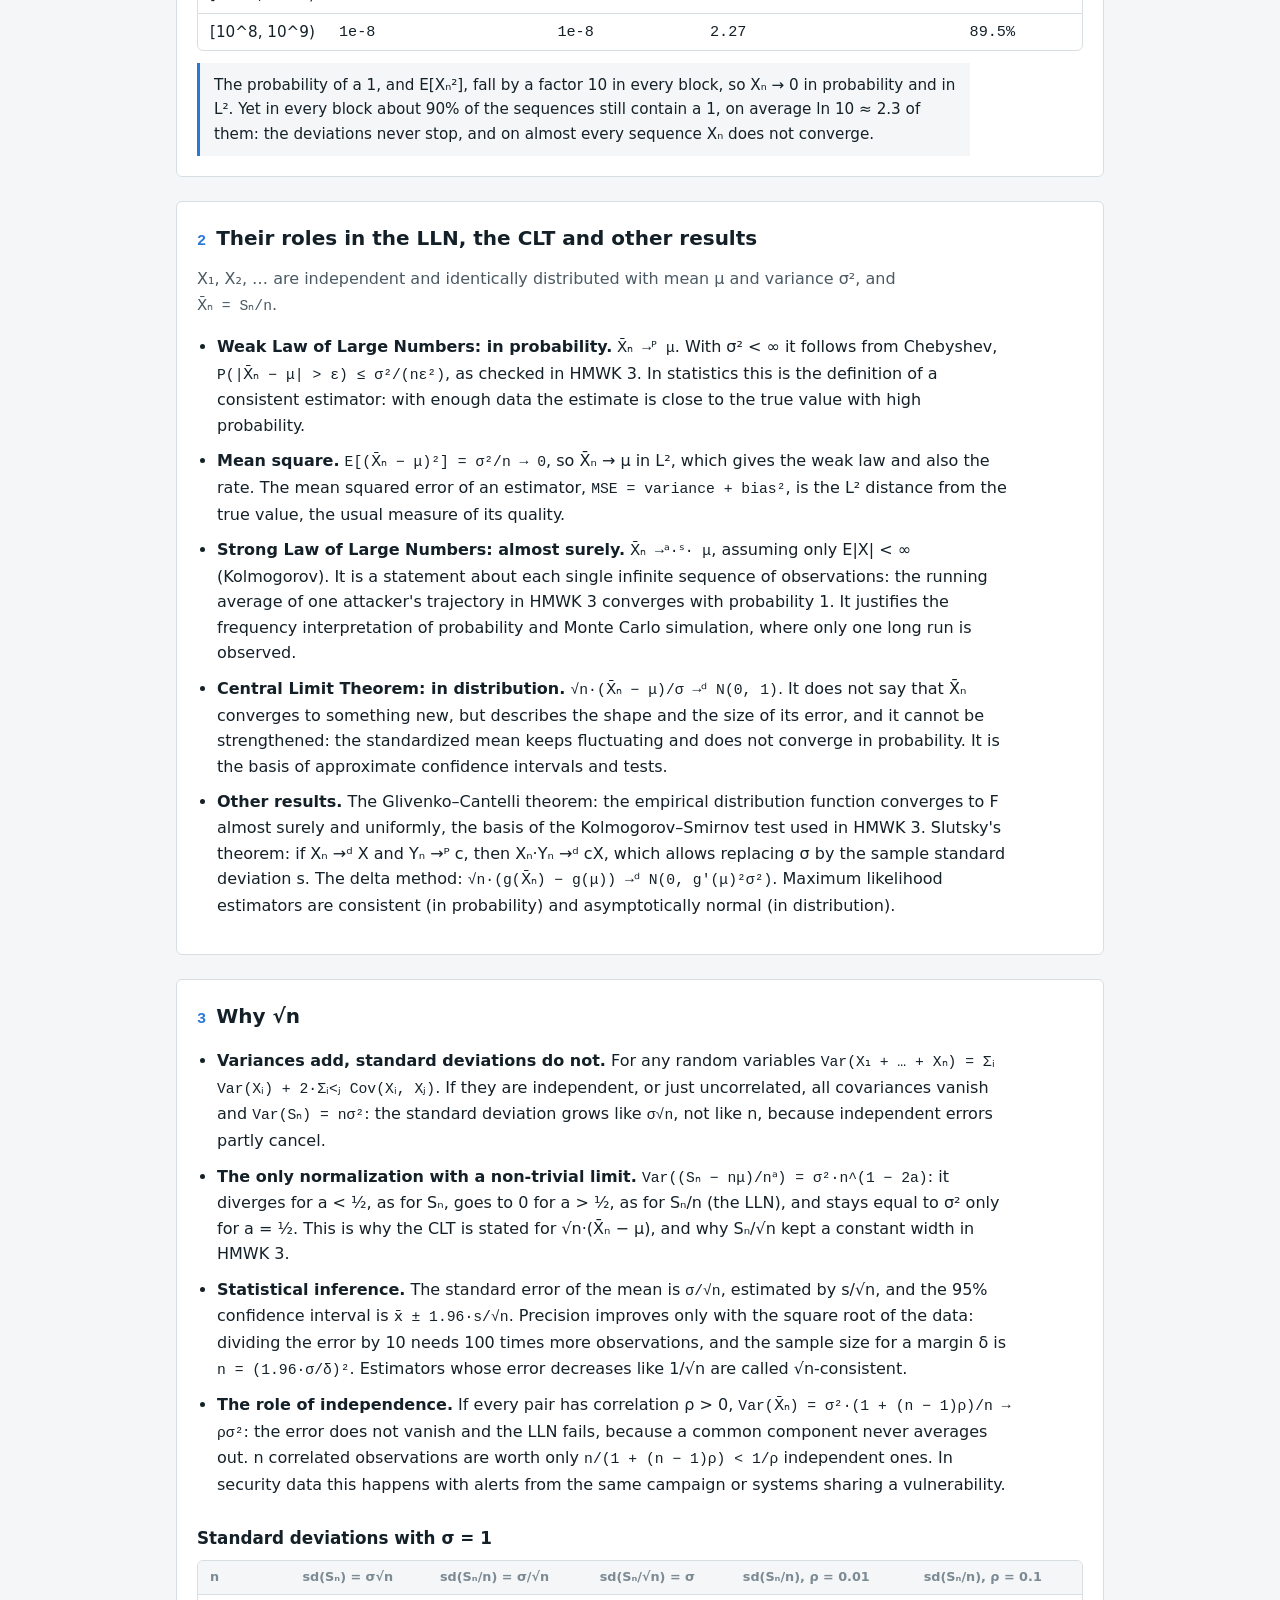
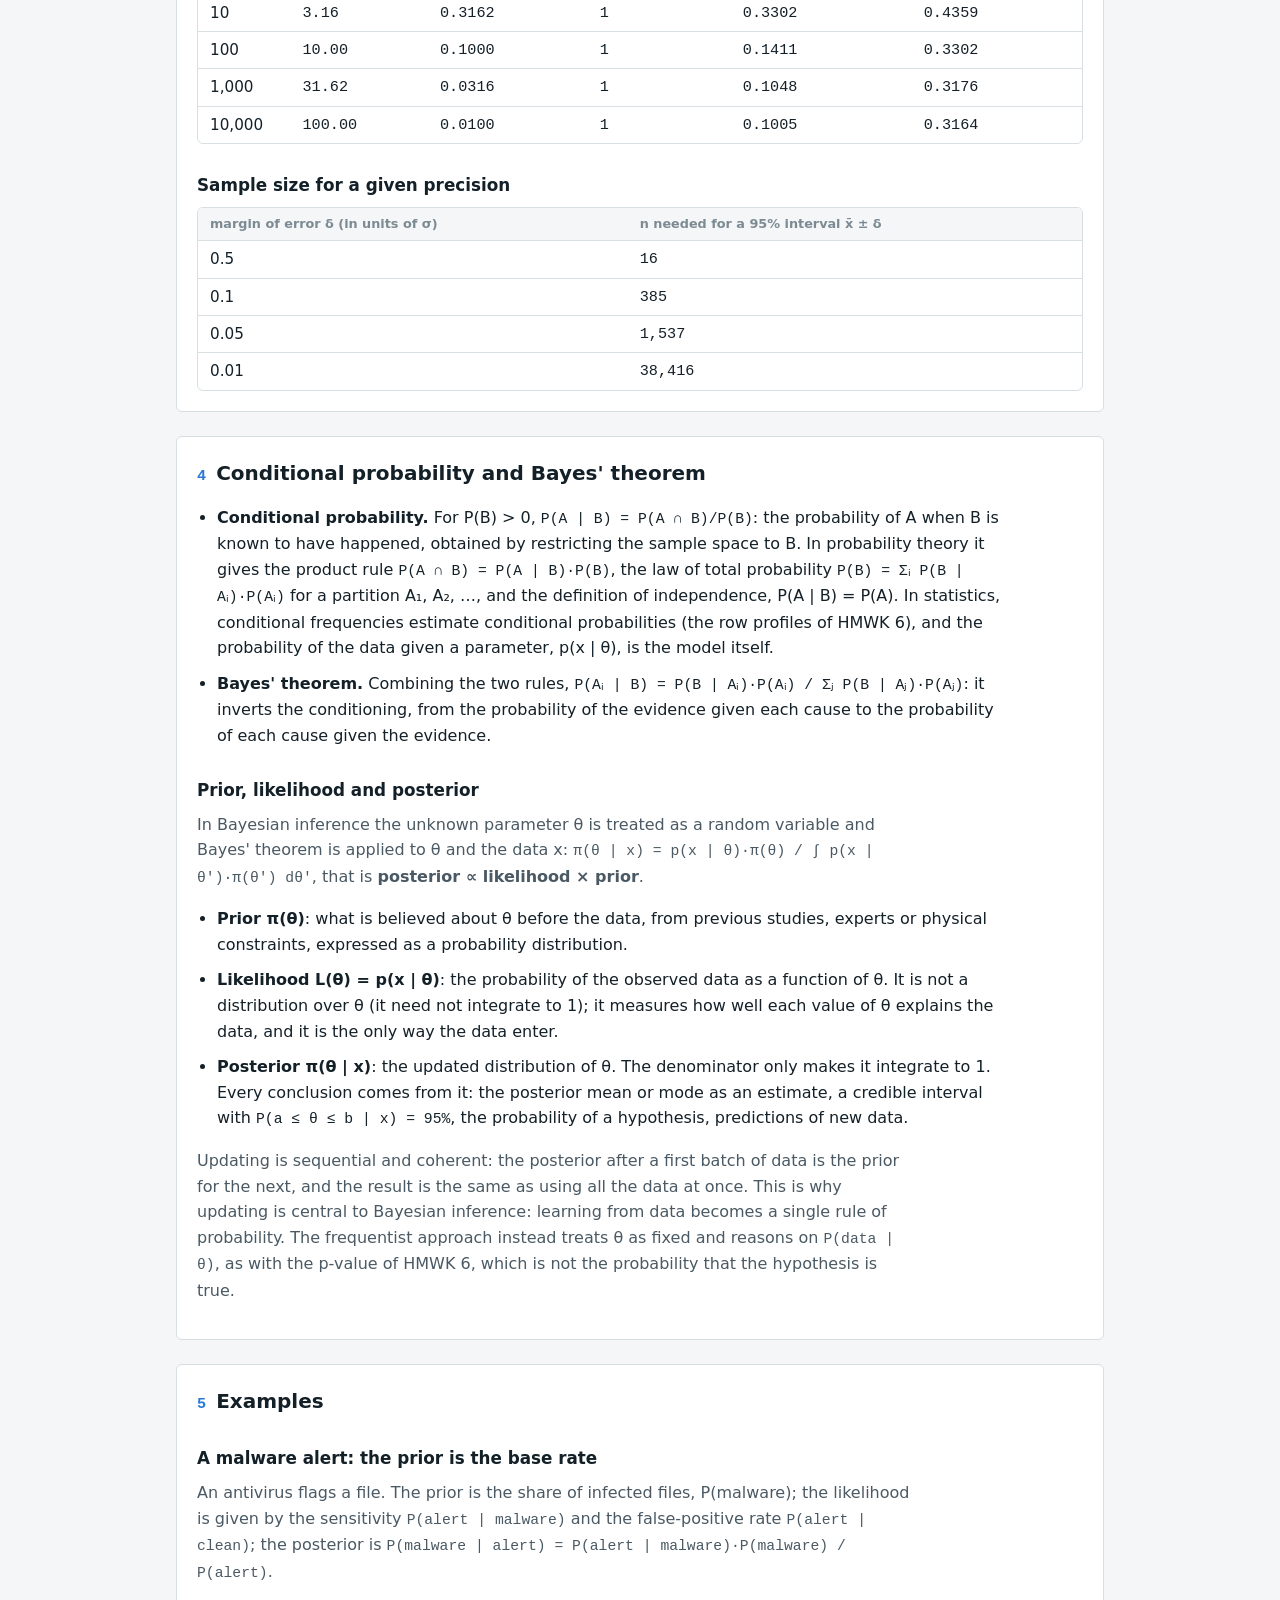
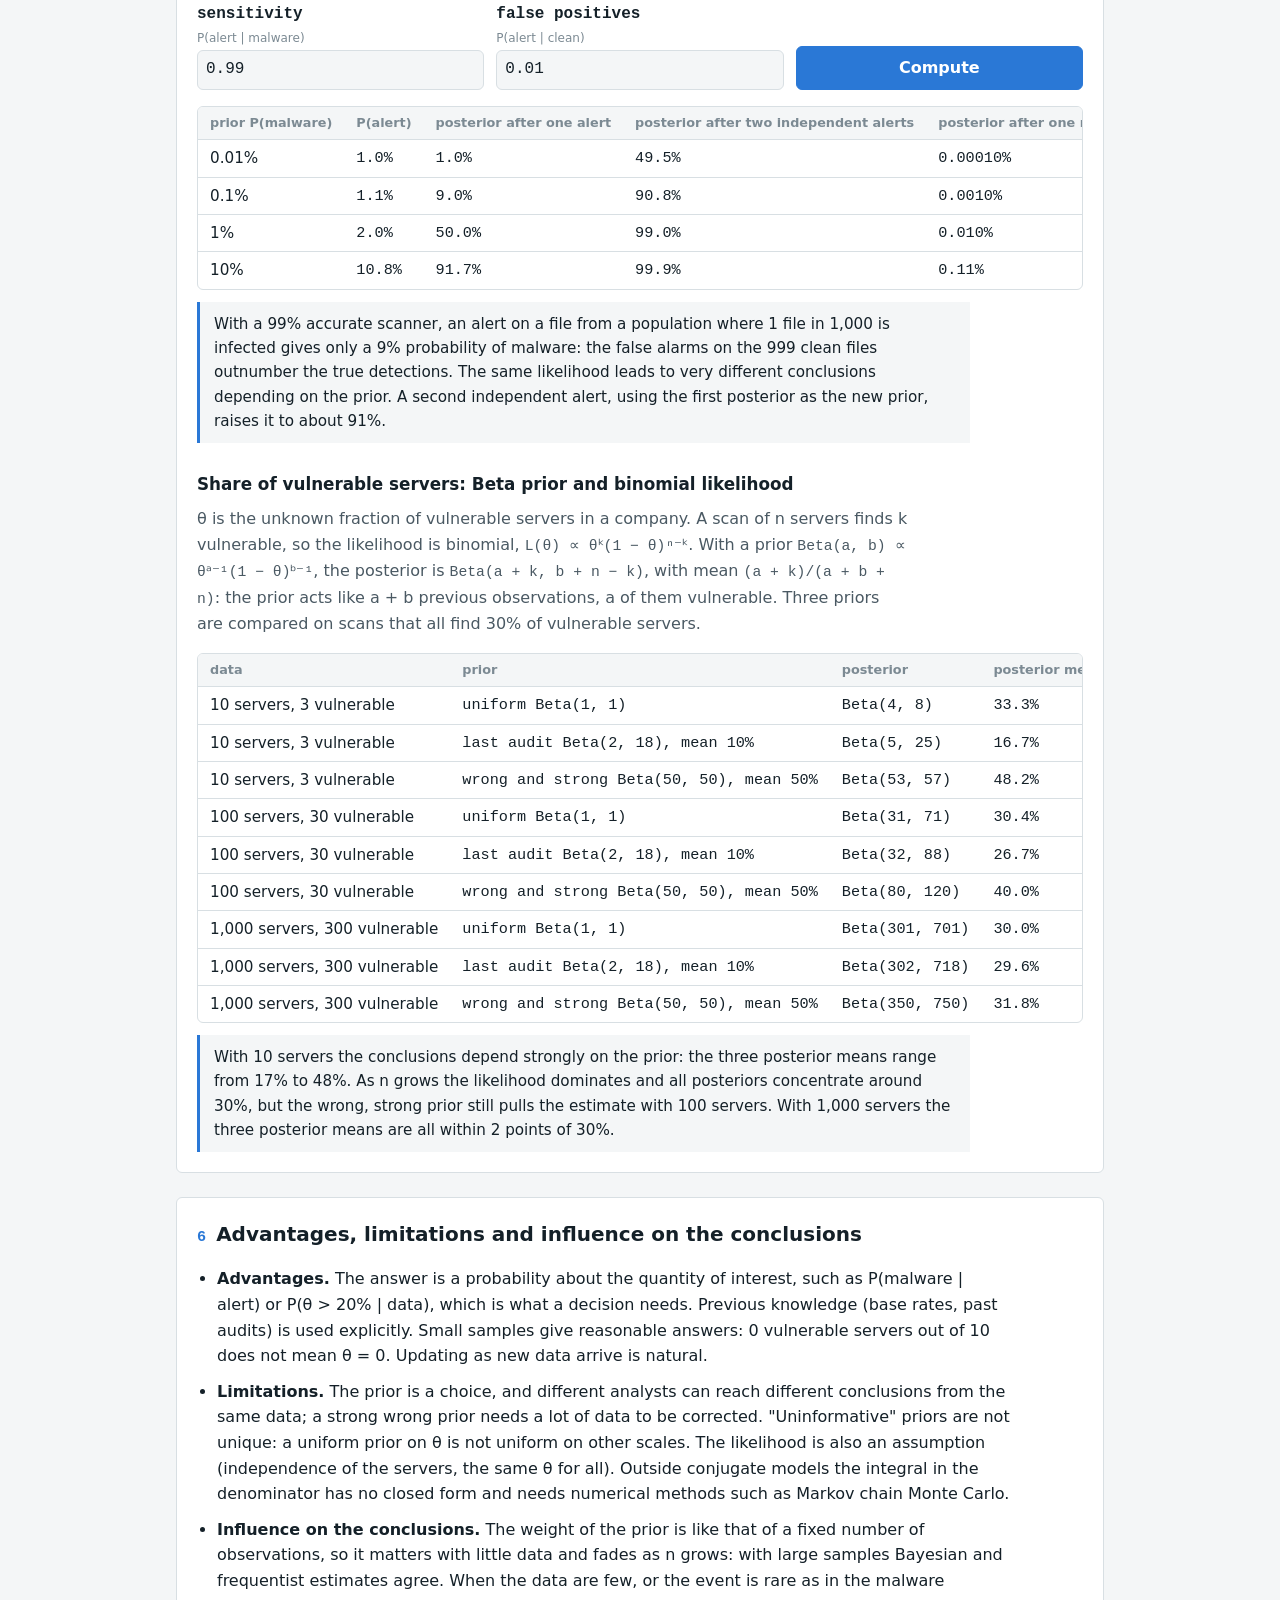
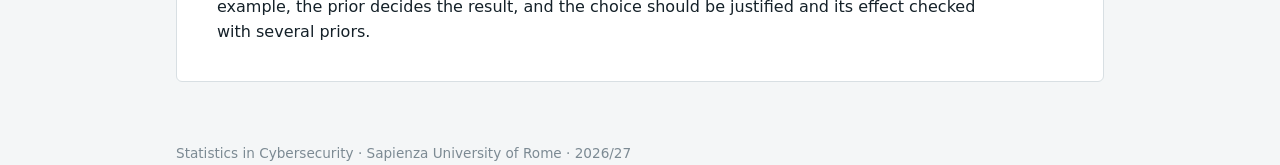
<file: hw8.html>
<!doctype html>
<html lang="en">
<head>
  <meta charset="utf-8">
  <meta name="viewport" content="width=device-width, initial-scale=1">
  <title>HMWK 7 – Modes of convergence, conditional probability and Bayes' theorem</title>
  <link rel="stylesheet" href="css/style.css">
</head>
<body>
  <header class="page-head">
    <p class="eyebrow"><a href="index.html">Homework</a> · HMWK 7 · convergence and Bayesian inference</p>
    <h1>Modes of convergence and Bayes' theorem</h1>
    <p class="lead">
      The first part compares the ways in which a sequence of random variables can converge, their roles in the Law of
      Large Numbers and the Central Limit Theorem, and why √n appears so often. The second part covers conditional
      probability, Bayes' theorem and how prior, likelihood and posterior work together in Bayesian inference.
    </p>
  </header>

  <main>
    <section id="modes">
      <h2><span class="sec-num">1</span> The main modes of convergence</h2>
      <p class="note">Let X₁, X₂, … and X be random variables on the same probability space (Ω, P).</p>
      <ul class="why-list">
        <li><strong>In probability</strong>, <span class="math">Xₙ →ᴾ X</span>: for every ε &gt; 0, <span class="math">P(|Xₙ − X| &gt; ε) → 0</span>. For large n a big deviation is unlikely, but it can still happen at some n, and at different n for different outcomes ω.</li>
        <li><strong>Almost surely</strong>, <span class="math">Xₙ →ᵃ·ˢ· X</span>: <span class="math">P({ω : Xₙ(ω) → X(ω)}) = 1</span>. Each single sequence of outcomes converges, except on a set of probability 0: after some point (depending on ω) the deviations stop for good.</li>
        <li><strong>In mean square (L²)</strong>: <span class="math">E[(Xₙ − X)²] → 0</span>. The average squared error vanishes; it requires finite second moments and controls the size of the errors, not only their probability.</li>
        <li><strong>In distribution</strong>, <span class="math">Xₙ →ᵈ X</span>: <span class="math">Fₙ(x) → F(x)</span> at every point where F is continuous. Only the distributions get close: Xₙ and X need not even be defined on the same space.</li>
      </ul>
      <h3>How they are related</h3>
      <p class="note">
        Almost sure ⇒ in probability ⇒ in distribution, and L² ⇒ in probability (by Chebyshev's inequality,
        <span class="math">P(|Xₙ − X| &gt; ε) ≤ E[(Xₙ − X)²]/ε²</span>). In distribution to a constant c ⇒ in probability to c.
        No other implication holds in general:
      </p>
      <ul class="why-list">
        <li><strong>In probability and in L², but not almost surely.</strong> Independent <span class="math">Xₙ ~ Bernoulli(1/n)</span>: <span class="math">P(Xₙ = 1) = E[Xₙ²] = 1/n → 0</span>, but <span class="math">Σ 1/n = ∞</span>, so by the second Borel–Cantelli lemma Xₙ = 1 for infinitely many n with probability 1, and almost no sequence converges to 0.</li>
        <li><strong>Almost surely, but not in L².</strong> Independent <span class="math">Xₙ = n</span> with probability 1/n² and 0 otherwise: <span class="math">Σ 1/n² &lt; ∞</span>, so by the first Borel–Cantelli lemma only finitely many Xₙ are non-zero and Xₙ → 0 almost surely, while <span class="math">E[Xₙ²] = n²·1/n² = 1</span> for every n.</li>
        <li><strong>In distribution, but not in probability.</strong> X ~ Bernoulli(½) and <span class="math">Xₙ = 1 − X</span> for every n: Xₙ has exactly the distribution of X, but <span class="math">|Xₙ − X| = 1</span> always.</li>
      </ul>
      <h3>Simulation of the first counterexample</h3>
      <p class="note">
        m sequences X₁, X₂, … with independent <span class="math">Xₙ ~ Bernoulli(1/n)</span> are simulated up to n = 10⁹.
        Since <span class="math">P(no 1 among Xₙ₊₁, …, Xⱼ) = n/j</span>, after a 1 at position n the next one is at
        <span class="math">⌊n/U⌋ + 1</span> with U uniform on (0, 1), so only the positions of the ones need to be generated.
      </p>
      <form id="conv-form" class="param-form" novalidate>
        <label for="in-paths"><span class="lbl">m</span> <span class="hint">sequences (100–100000)</span>
          <input id="in-paths" type="number" min="100" max="100000" step="100" value="10000">
        </label>
        <button type="submit">Simulate</button>
      </form>
      <p id="conv-error" class="error" role="alert" hidden></p>
      <div id="conv-table" class="table-wrap"></div>
      <p class="finding">
        The probability of a 1, and E[Xₙ²], fall by a factor 10 in every block, so Xₙ → 0 in probability and in L².
        Yet in every block about 90% of the sequences still contain a 1, on average ln 10 ≈ 2.3 of them: the deviations
        never stop, and on almost every sequence Xₙ does not converge.
      </p>
    </section>

    <section id="roles">
      <h2><span class="sec-num">2</span> Their roles in the LLN, the CLT and other results</h2>
      <p class="note">X₁, X₂, … are independent and identically distributed with mean μ and variance σ², and <span class="math">X̄ₙ = Sₙ/n</span>.</p>
      <ul class="why-list">
        <li><strong>Weak Law of Large Numbers: in probability.</strong> <span class="math">X̄ₙ →ᴾ μ</span>. With σ² &lt; ∞ it follows from Chebyshev, <span class="math">P(|X̄ₙ − μ| &gt; ε) ≤ σ²/(nε²)</span>, as checked in HMWK 3. In statistics this is the definition of a consistent estimator: with enough data the estimate is close to the true value with high probability.</li>
        <li><strong>Mean square.</strong> <span class="math">E[(X̄ₙ − μ)²] = σ²/n → 0</span>, so X̄ₙ → μ in L², which gives the weak law and also the rate. The mean squared error of an estimator, <span class="math">MSE = variance + bias²</span>, is the L² distance from the true value, the usual measure of its quality.</li>
        <li><strong>Strong Law of Large Numbers: almost surely.</strong> <span class="math">X̄ₙ →ᵃ·ˢ· μ</span>, assuming only E|X| &lt; ∞ (Kolmogorov). It is a statement about each single infinite sequence of observations: the running average of one attacker's trajectory in HMWK 3 converges with probability 1. It justifies the frequency interpretation of probability and Monte Carlo simulation, where only one long run is observed.</li>
        <li><strong>Central Limit Theorem: in distribution.</strong> <span class="math">√n·(X̄ₙ − μ)/σ →ᵈ N(0, 1)</span>. It does not say that X̄ₙ converges to something new, but describes the shape and the size of its error, and it cannot be strengthened: the standardized mean keeps fluctuating and does not converge in probability. It is the basis of approximate confidence intervals and tests.</li>
        <li><strong>Other results.</strong> The Glivenko–Cantelli theorem: the empirical distribution function converges to F almost surely and uniformly, the basis of the Kolmogorov–Smirnov test used in HMWK 3. Slutsky's theorem: if Xₙ →ᵈ X and Yₙ →ᴾ c, then Xₙ·Yₙ →ᵈ cX, which allows replacing σ by the sample standard deviation s. The delta method: <span class="math">√n·(g(X̄ₙ) − g(μ)) →ᵈ N(0, g′(μ)²σ²)</span>. Maximum likelihood estimators are consistent (in probability) and asymptotically normal (in distribution).</li>
      </ul>
    </section>

    <section id="sqrtn">
      <h2><span class="sec-num">3</span> Why √n</h2>
      <ul class="why-list">
        <li><strong>Variances add, standard deviations do not.</strong> For any random variables <span class="math">Var(X₁ + … + Xₙ) = Σᵢ Var(Xᵢ) + 2·Σᵢ&lt;ⱼ Cov(Xᵢ, Xⱼ)</span>. If they are independent, or just uncorrelated, all covariances vanish and <span class="math">Var(Sₙ) = nσ²</span>: the standard deviation grows like <span class="math">σ√n</span>, not like n, because independent errors partly cancel.</li>
        <li><strong>The only normalization with a non-trivial limit.</strong> <span class="math">Var((Sₙ − nμ)/nᵃ) = σ²·n^(1 − 2a)</span>: it diverges for a &lt; ½, as for Sₙ, goes to 0 for a &gt; ½, as for Sₙ/n (the LLN), and stays equal to σ² only for a = ½. This is why the CLT is stated for √n·(X̄ₙ − μ), and why Sₙ/√n kept a constant width in HMWK 3.</li>
        <li><strong>Statistical inference.</strong> The standard error of the mean is <span class="math">σ/√n</span>, estimated by s/√n, and the 95% confidence interval is <span class="math">x̄ ± 1.96·s/√n</span>. Precision improves only with the square root of the data: dividing the error by 10 needs 100 times more observations, and the sample size for a margin δ is <span class="math">n = (1.96·σ/δ)²</span>. Estimators whose error decreases like 1/√n are called √n-consistent.</li>
        <li><strong>The role of independence.</strong> If every pair has correlation ρ &gt; 0, <span class="math">Var(X̄ₙ) = σ²·(1 + (n − 1)ρ)/n → ρσ²</span>: the error does not vanish and the LLN fails, because a common component never averages out. n correlated observations are worth only <span class="math">n/(1 + (n − 1)ρ) &lt; 1/ρ</span> independent ones. In security data this happens with alerts from the same campaign or systems sharing a vulnerability.</li>
      </ul>
      <h3>Standard deviations with σ = 1</h3>
      <div id="sqrt-table" class="table-wrap"></div>
      <h3>Sample size for a given precision</h3>
      <div id="sample-size" class="table-wrap"></div>
    </section>

    <section id="bayes">
      <h2><span class="sec-num">4</span> Conditional probability and Bayes' theorem</h2>
      <ul class="why-list">
        <li><strong>Conditional probability.</strong> For P(B) &gt; 0, <span class="math">P(A | B) = P(A ∩ B)/P(B)</span>: the probability of A when B is known to have happened, obtained by restricting the sample space to B. In probability theory it gives the product rule <span class="math">P(A ∩ B) = P(A | B)·P(B)</span>, the law of total probability <span class="math">P(B) = Σᵢ P(B | Aᵢ)·P(Aᵢ)</span> for a partition A₁, A₂, …, and the definition of independence, P(A | B) = P(A). In statistics, conditional frequencies estimate conditional probabilities (the row profiles of HMWK 6), and the probability of the data given a parameter, p(x | θ), is the model itself.</li>
        <li><strong>Bayes' theorem.</strong> Combining the two rules, <span class="math">P(Aᵢ | B) = P(B | Aᵢ)·P(Aᵢ) / Σⱼ P(B | Aⱼ)·P(Aⱼ)</span>: it inverts the conditioning, from the probability of the evidence given each cause to the probability of each cause given the evidence.</li>
      </ul>
      <h3>Prior, likelihood and posterior</h3>
      <p class="note">
        In Bayesian inference the unknown parameter θ is treated as a random variable and Bayes' theorem is applied to θ and the data x:
        <span class="math">π(θ | x) = p(x | θ)·π(θ) / ∫ p(x | θ′)·π(θ′) dθ′</span>, that is <strong>posterior ∝ likelihood × prior</strong>.
      </p>
      <ul class="why-list">
        <li><strong>Prior π(θ)</strong>: what is believed about θ before the data, from previous studies, experts or physical constraints, expressed as a probability distribution.</li>
        <li><strong>Likelihood L(θ) = p(x | θ)</strong>: the probability of the observed data as a function of θ. It is not a distribution over θ (it need not integrate to 1); it measures how well each value of θ explains the data, and it is the only way the data enter.</li>
        <li><strong>Posterior π(θ | x)</strong>: the updated distribution of θ. The denominator only makes it integrate to 1. Every conclusion comes from it: the posterior mean or mode as an estimate, a credible interval with <span class="math">P(a ≤ θ ≤ b | x) = 95%</span>, the probability of a hypothesis, predictions of new data.</li>
      </ul>
      <p class="note">
        Updating is sequential and coherent: the posterior after a first batch of data is the prior for the next, and
        the result is the same as using all the data at once. This is why updating is central to Bayesian inference:
        learning from data becomes a single rule of probability. The frequentist approach instead treats θ as fixed and
        reasons on <span class="math">P(data | θ)</span>, as with the p-value of HMWK 6, which is not the probability that the hypothesis is true.
      </p>
    </section>

    <section id="examples">
      <h2><span class="sec-num">5</span> Examples</h2>
      <h3>A malware alert: the prior is the base rate</h3>
      <p class="note">
        An antivirus flags a file. The prior is the share of infected files, P(malware); the likelihood is given by the
        sensitivity <span class="math">P(alert | malware)</span> and the false-positive rate <span class="math">P(alert | clean)</span>;
        the posterior is <span class="math">P(malware | alert) = P(alert | malware)·P(malware) / P(alert)</span>.
      </p>
      <form id="alert-form" class="param-form" novalidate>
        <label for="in-sens"><span class="lbl">sensitivity</span> <span class="hint">P(alert | malware)</span>
          <input id="in-sens" type="number" min="0.001" max="0.999" step="0.001" value="0.99">
        </label>
        <label for="in-fpr"><span class="lbl">false positives</span> <span class="hint">P(alert | clean)</span>
          <input id="in-fpr" type="number" min="0.001" max="0.999" step="0.001" value="0.01">
        </label>
        <button type="submit">Compute</button>
      </form>
      <p id="alert-error" class="error" role="alert" hidden></p>
      <div id="alert-table" class="table-wrap"></div>
      <p class="finding">
        With a 99% accurate scanner, an alert on a file from a population where 1 file in 1,000 is infected gives only a
        9% probability of malware: the false alarms on the 999 clean files outnumber the true detections. The same
        likelihood leads to very different conclusions depending on the prior. A second independent alert, using the
        first posterior as the new prior, raises it to about 91%.
      </p>
      <h3>Share of vulnerable servers: Beta prior and binomial likelihood</h3>
      <p class="note">
        θ is the unknown fraction of vulnerable servers in a company. A scan of n servers finds k vulnerable, so the
        likelihood is binomial, <span class="math">L(θ) ∝ θᵏ(1 − θ)ⁿ⁻ᵏ</span>. With a prior <span class="math">Beta(a, b) ∝ θᵃ⁻¹(1 − θ)ᵇ⁻¹</span>,
        the posterior is <span class="math">Beta(a + k, b + n − k)</span>, with mean <span class="math">(a + k)/(a + b + n)</span>:
        the prior acts like a + b previous observations, a of them vulnerable. Three priors are compared on scans that
        all find 30% of vulnerable servers.
      </p>
      <div id="beta-table" class="table-wrap"></div>
      <p class="finding">
        With 10 servers the conclusions depend strongly on the prior: the three posterior means range from 17% to 48%.
        As n grows the likelihood dominates and all posteriors concentrate around 30%, but the wrong, strong prior still
        pulls the estimate with 100 servers. With 1,000 servers the three posterior means are all within 2 points of 30%.
      </p>
    </section>

    <section id="discussion">
      <h2><span class="sec-num">6</span> Advantages, limitations and influence on the conclusions</h2>
      <ul class="why-list">
        <li><strong>Advantages.</strong> The answer is a probability about the quantity of interest, such as P(malware | alert) or P(θ &gt; 20% | data), which is what a decision needs. Previous knowledge (base rates, past audits) is used explicitly. Small samples give reasonable answers: 0 vulnerable servers out of 10 does not mean θ = 0. Updating as new data arrive is natural.</li>
        <li><strong>Limitations.</strong> The prior is a choice, and different analysts can reach different conclusions from the same data; a strong wrong prior needs a lot of data to be corrected. "Uninformative" priors are not unique: a uniform prior on θ is not uniform on other scales. The likelihood is also an assumption (independence of the servers, the same θ for all). Outside conjugate models the integral in the denominator has no closed form and needs numerical methods such as Markov chain Monte Carlo.</li>
        <li><strong>Influence on the conclusions.</strong> The weight of the prior is like that of a fixed number of observations, so it matters with little data and fades as n grows: with large samples Bayesian and frequentist estimates agree. When the data are few, or the event is rare as in the malware example, the prior decides the result, and the choice should be justified and its effect checked with several priors.</li>
      </ul>
    </section>
  </main>

  <script src="js/hw8/common.js"></script>
  <script src="js/hw8/convergence.js"></script>
  <script src="js/hw8/sqrtn.js"></script>
  <script src="js/hw8/bayes.js"></script>

  <footer class="page-foot">
    <p>Statistics in Cybersecurity · Sapienza University of Rome · 2026/27</p>
  </footer>
</body>
</html>
</file>
<file: css/style.css>
:root {
  --bg: #f4f6f7;
  --surface: #ffffff;
  --ink: #142028;
  --ink-2: #4a5963;
  --ink-3: #7c8a93;
  --line: #d8dfe3;
  --accent: #2a78d6;
  --accent-2: #eb6834;
  --good: #1f8a4c;
  --bad: #c43d3d;
  --c-gen: #6250d6;
  --c-sum: #c98500;
  --c-der: #1a9e70;
  --c-hash: #eb6834;

  --font-body: system-ui, -apple-system, "Segoe UI", Roboto, sans-serif;
  --font-mono: ui-monospace, "SF Mono", Menlo, Consolas, monospace;
  --radius: 6px;
  color-scheme: light;
}
@media (prefers-color-scheme: dark) {
  :root {
    --bg: #11171b;
    --surface: #182127;
    --ink: #e8eef1;
    --ink-2: #a9b6be;
    --ink-3: #7d8b94;
    --line: #2b373f;
    --accent: #3987e5;
    --accent-2: #d95926;
    --good: #3fb36f;
    --bad: #e66767;
    --c-gen: #9085e9;
    --c-sum: #e0a521;
    --c-der: #2bbf8a;
    --c-hash: #e8743f;
    color-scheme: dark;
  }
}

* { box-sizing: border-box; }
body {
  margin: 0;
  background: var(--bg);
  color: var(--ink);
  font: 16px/1.6 var(--font-body);
}
a { color: var(--accent); }
.page-head, main, .page-foot {
  max-width: 960px;
  margin: 0 auto;
  padding-inline: 16px;
}
.page-head { padding-block: 40px 16px; }
.page-head h1 { margin: 4px 0 8px; font-size: 2rem; line-height: 1.2; text-wrap: balance; }
.eyebrow {
  margin: 0;
  font-size: 0.8rem;
  letter-spacing: 0.06em;
  text-transform: uppercase;
  color: var(--ink-3);
}
.eyebrow a { color: inherit; }
.lead { max-width: 65ch; color: var(--ink-2); margin: 0; }
.math, code { font-family: var(--font-mono); font-size: 0.92em; }

main { display: grid; gap: 24px; padding-block: 16px 48px; }
section {
  background: var(--surface);
  border: 1px solid var(--line);
  border-radius: var(--radius);
  padding: 20px;
  min-width: 0;
}
section h2 { margin: 0 0 12px; font-size: 1.25rem; display: flex; gap: 10px; align-items: baseline; }
.sec-num { font-family: var(--font-mono); color: var(--accent); font-size: 0.95rem; }

.page-foot { padding-block: 0 32px; color: var(--ink-3); font-size: 0.85rem; }

.hw-list { list-style: none; margin: 0; padding: 0; display: grid; gap: 12px; }
.hw-list li > a, .hw-list li.locked {
  display: grid;
  gap: 2px;
  padding: 16px 20px;
  background: var(--surface);
  border: 1px solid var(--line);
  border-radius: var(--radius);
  color: var(--ink);
  text-decoration: none;
}
.hw-list li > a:hover, .hw-list li > a:focus-visible { border-color: var(--accent); }
.hw-list .locked { opacity: 0.6; }
.hw-num { font-family: var(--font-mono); font-size: 0.8rem; color: var(--accent); }
.hw-title { font-weight: 600; font-size: 1.1rem; }
.hw-desc { color: var(--ink-2); font-size: 0.95rem; }

.note { margin: 0 0 16px; color: var(--ink-2); max-width: 70ch; }
.param-form {
  display: grid;
  grid-template-columns: repeat(auto-fit, minmax(120px, 1fr));
  gap: 12px;
  align-items: end;
}
.param-form label { display: grid; gap: 2px; font-family: var(--font-mono); font-weight: 600; }
.hint { font-family: var(--font-body); font-weight: 400; font-size: 0.75rem; color: var(--ink-3); }
input, select {
  font: inherit;
  font-family: var(--font-mono);
  font-weight: 400;
  padding: 6px 8px;
  border: 1px solid var(--line);
  border-radius: var(--radius);
  background: var(--bg);
  color: var(--ink);
  width: 100%;
}
button {
  font: inherit;
  font-weight: 600;
  padding: 8px 14px;
  border: 1px solid var(--accent);
  border-radius: var(--radius);
  background: var(--accent);
  color: #fff;
  cursor: pointer;
}
button.secondary { background: transparent; color: var(--accent); }
button:hover { filter: brightness(1.08); }
button:focus-visible, input:focus-visible, select:focus-visible { outline: 2px solid var(--accent-2); outline-offset: 2px; }
.error { color: var(--bad); margin: 12px 0 0; }
.check { color: var(--good); margin: 12px 0 0; font-size: 0.95rem; }

.table-wrap { overflow-x: auto; border: 1px solid var(--line); border-radius: var(--radius); }
table { border-collapse: collapse; width: 100%; font-size: 0.95rem; }
th, td { padding: 6px 12px; text-align: left; border-bottom: 1px solid var(--line); white-space: nowrap; }
th { font-size: 0.75rem; text-transform: uppercase; letter-spacing: 0.06em; color: var(--ink-3); background: var(--bg); }
tbody tr:last-child td { border-bottom: 0; }
td.num { font-family: var(--font-mono); font-variant-numeric: tabular-nums; }
td.gap { text-align: center; color: var(--ink-3); font-style: italic; }
tr.final td { background: color-mix(in srgb, var(--accent) 12%, transparent); font-weight: 600; }

.result {
  margin-top: 16px;
  display: flex;
  flex-wrap: wrap;
  gap: 4px 16px;
  align-items: baseline;
  padding: 14px 18px;
  border: 2px solid var(--accent);
  border-radius: var(--radius);
}
.result-label { font-size: 0.8rem; letter-spacing: 0.08em; font-weight: 700; color: var(--accent); }
.result-value { font-family: var(--font-mono); font-size: 1.3rem; font-weight: 600; }
.lbl { white-space: nowrap; }
th.greek { text-transform: none; font-size: 0.9rem; }
button { white-space: nowrap; }

section h3 { margin: 28px 0 8px; font-size: 1.05rem; }
.facts {
  display: grid;
  grid-template-columns: max-content 1fr;
  gap: 4px 16px;
  margin: 16px 0 0;
  font-size: 0.95rem;
}
.facts dt { color: var(--ink-3); }
.facts dd { margin: 0; font-family: var(--font-mono); }
.bits { font-family: var(--font-mono); margin: 0 0 12px; font-weight: 600; }

.viz-controls {
  display: flex;
  flex-wrap: wrap;
  gap: 12px 20px;
  align-items: end;
  margin-bottom: 12px;
}
.viz-controls label { display: grid; gap: 4px; font-size: 0.85rem; color: var(--ink-2); }
.viz-controls select { width: auto; max-width: 100%; }
.viz-controls input[type="range"] { padding: 0; accent-color: var(--accent); }
.viz-buttons { display: flex; gap: 8px; }
button:disabled, select:disabled { opacity: 0.45; cursor: not-allowed; }
.viz-caption {
  min-height: 3.2em;
  margin: 0 0 8px;
  font-family: var(--font-mono);
  font-size: 0.9rem;
}
.viz-wrap { max-width: 600px; }
#viz { width: 100%; height: auto; display: block; background: var(--bg); border: 1px solid var(--line); border-radius: var(--radius); }
#viz .grid { stroke: var(--line); stroke-width: 0.5; }
#viz .grid.major { stroke-width: 1; }
#viz .tick { fill: var(--ink-3); font: 11px var(--font-mono); }
#viz .pt { fill: var(--ink-3); }
#viz .pt.trail { fill: var(--ink-2); }
#viz .pt.operand { fill: var(--accent); stroke: var(--surface); stroke-width: 2; }
#viz .pt.third { fill: none; stroke: var(--accent-2); stroke-width: 2; stroke-dasharray: 3 2; }
#viz .pt.result { fill: var(--accent-2); stroke: var(--surface); stroke-width: 2; }
#viz .mod-line { fill: var(--accent); opacity: 0.5; }
#viz .mod-line.vertical { stroke: var(--accent); stroke-width: 2; opacity: 0.5; }
#viz .reflect { stroke: var(--accent-2); stroke-width: 1.5; stroke-dasharray: 4 3; }
#viz .pt-label { font: 600 12px var(--font-mono); paint-order: stroke; stroke: var(--bg); stroke-width: 3px; }
#viz .trail-label { fill: var(--ink-2); font-weight: 400; }
#viz .operand-label { fill: var(--accent); }
#viz .result-label-svg { fill: var(--accent-2); }
.viz-legend {
  list-style: none;
  display: flex;
  flex-wrap: wrap;
  gap: 6px 18px;
  padding: 0;
  margin: 10px 0 0;
  font-size: 0.85rem;
  color: var(--ink-2);
}
.viz-legend li { display: flex; align-items: center; gap: 6px; }
.sw { width: 12px; height: 12px; border-radius: 50%; display: inline-block; }
.sw-point { background: var(--ink-3); }
.sw-operand { background: var(--accent); }
.sw-line { background: var(--accent); opacity: 0.5; border-radius: 2px; }
.sw-third { border: 2px dashed var(--accent-2); }
.sw-result { background: var(--accent-2); }

.stats-controls {
  display: flex;
  flex-wrap: wrap;
  gap: 12px 20px;
  align-items: end;
}
.stats-controls label { display: grid; gap: 4px; font-size: 0.85rem; color: var(--ink-2); }
.stats-controls select { width: auto; max-width: 100%; }
.status { margin: 12px 0 0; font-size: 0.9rem; color: var(--ink-3); }
.chart-grid {
  display: grid;
  grid-template-columns: repeat(auto-fit, minmax(280px, 1fr));
  gap: 16px;
}
.chart-grid > div { min-width: 0; }
.chart { margin: 0 0 12px; }
.chart figcaption { font-size: 0.9rem; font-weight: 600; margin-bottom: 4px; }
.chart svg { width: 100%; height: auto; display: block; }
.chart .gridline { stroke: var(--line); stroke-width: 1; }
.chart .axis { stroke: var(--ink-3); stroke-width: 1; }
.chart .tick { fill: var(--ink-3); font: 11px var(--font-mono); }
.chart .axis-title { fill: var(--ink-2); font: 12px var(--font-body); }
.chart .bar { rx: 1.5; }
.chart .bar:hover { opacity: 0.75; }
.chart .s1, .sw.s1 { fill: var(--accent); background: var(--accent); }
.chart .s2, .sw.s2 { fill: var(--accent-2); background: var(--accent-2); }
.chart .s3, .sw.s3 { fill: var(--c-gen); background: var(--c-gen); }
.chart .reference { stroke: var(--ink); stroke-width: 1.5; stroke-dasharray: 4 3; opacity: 0.7; }
.chart .reference-label { fill: var(--ink-2); font: 11px var(--font-body); }
.chart-legend {
  list-style: none;
  display: flex;
  flex-wrap: wrap;
  gap: 4px 16px;
  padding: 0;
  margin: 0 0 6px;
  font-size: 0.85rem;
  color: var(--ink-2);
}
.chart-legend li { display: flex; align-items: center; gap: 6px; }
.chart-legend .sw { border-radius: 2px; }
.finding {
  margin: 12px 0 0;
  padding: 10px 14px;
  border-left: 3px solid var(--accent);
  background: var(--bg);
  max-width: 80ch;
  font-size: 0.95rem;
}
.table-wrap + .finding, .chart-grid + .table-wrap, div[id^="ch-"] + .table-wrap { margin-top: 12px; }
table.props td { white-space: normal; vertical-align: top; min-width: 140px; }
#discussion p { max-width: 75ch; }
#stats th, #discussion th, #cryptanalysis th, #compare th, #attack th, #model th, #trajectories th, #distributions th, #lln th, #clt th, #interpretation th { text-transform: none; letter-spacing: 0; font-size: 0.8rem; }

.mono { font-family: var(--font-mono); font-size: 0.88rem; overflow-wrap: anywhere; word-break: break-all; }

.pipeline { list-style: none; counter-reset: step; margin: 20px 0 0; padding: 0; display: grid; gap: 0; }
.step {
  counter-increment: step;
  position: relative;
  padding: 14px 0 14px 44px;
  border-left: 2px solid var(--line);
  margin-left: 14px;
  min-width: 0;
}
.step::before {
  content: counter(step);
  position: absolute;
  left: -15px;
  top: 12px;
  width: 28px;
  height: 28px;
  border-radius: 50%;
  background: var(--surface);
  border: 2px solid var(--accent);
  color: var(--accent);
  font: 600 0.85rem/24px var(--font-mono);
  text-align: center;
}
.step-head { display: flex; flex-wrap: wrap; gap: 6px 8px; align-items: center; }
.step-title { font-weight: 700; font-size: 1.05rem; margin-right: 4px; }
.step-text { margin: 6px 0 8px; color: var(--ink-2); max-width: 75ch; font-size: 0.95rem; }
.step-value { display: grid; grid-template-columns: 7.5rem 1fr; gap: 4px 12px; margin-top: 4px; }
.step-value > * { min-width: 0; }
.value-label { color: var(--ink-3); font-size: 0.8rem; padding-top: 2px; }
.badge {
  font: 600 0.75rem var(--font-mono);
  padding: 2px 8px;
  border-radius: 999px;
  background: var(--ink);
  color: var(--surface);
}
.chip {
  display: inline-block;
  font-size: 0.75rem;
  padding: 1px 8px;
  border-radius: 999px;
  border: 1px solid var(--chip, var(--ink-3));
  color: var(--ink);
  background: color-mix(in srgb, var(--chip, var(--ink-3)) 16%, transparent);
  white-space: nowrap;
}
.c-gen { --chip: var(--c-gen); }
.c-enc { --chip: var(--ink-3); }
.c-sum { --chip: var(--c-sum); }
.c-der { --chip: var(--c-der); }
.c-pkc { --chip: var(--accent); }
.c-hash { --chip: var(--c-hash); }

.path-levels { display: grid; gap: 4px; }
.path-level { display: grid; grid-template-columns: minmax(0, 11rem) minmax(0, 1fr); gap: 8px; font-size: 0.85rem; }
.path-label { font-family: var(--font-mono); font-weight: 600; overflow-wrap: anywhere; }
.dim { color: var(--ink-3); }
.tail { color: var(--c-hash); font-weight: 700; }
.result-note { flex-basis: 100%; color: var(--good); font-size: 0.9rem; }
#final-address .result-value { overflow-wrap: anywhere; font-size: 1.1rem; }

.cards { display: grid; grid-template-columns: repeat(auto-fit, minmax(260px, 1fr)); gap: 14px; }
.card { border: 1px solid var(--line); border-radius: var(--radius); padding: 14px 16px; background: var(--bg); min-width: 0; }
.card h3 { margin: 0 0 8px; font-size: 1rem; display: flex; flex-wrap: wrap; gap: 6px; align-items: center; }
.card p { margin: 0 0 8px; font-size: 0.95rem; }
.card p:last-child { margin-bottom: 0; }

.timeline { list-style: none; margin: 0 0 16px; padding: 0; display: grid; gap: 0; }
.timeline li {
  display: grid;
  grid-template-columns: 4rem 1fr;
  gap: 12px;
  padding: 8px 0;
  border-bottom: 1px solid var(--line);
}
.timeline li:last-child { border-bottom: 0; }
.timeline .year { font: 700 1rem var(--font-mono); color: var(--accent); font-variant-numeric: tabular-nums; }

.hash-label { display: grid; gap: 4px; font-weight: 600; font-size: 0.9rem; max-width: 520px; }
.hash-demo { display: grid; grid-template-columns: max-content 1fr; gap: 6px 16px; margin: 12px 0 0; }
.hash-demo dt { font-weight: 600; font-size: 0.9rem; }
.hash-demo dd { margin: 0; min-width: 0; }
.why-list { display: grid; gap: 10px; padding-left: 20px; max-width: 80ch; }
#why p, #history .note { max-width: 80ch; }
#standards td.num, .props td.num { white-space: nowrap; font-family: var(--font-mono); }
@media (max-width: 600px) {
  .step { padding-left: 26px; }
  .step-value { grid-template-columns: 1fr; gap: 2px; }
  .path-level { grid-template-columns: 1fr; padding-bottom: 6px; border-bottom: 1px solid var(--line); }
  .timeline li { grid-template-columns: 3.2rem 1fr; }
  section { padding: 16px 14px; }
}

.msg-label { display: grid; gap: 4px; font-weight: 600; font-size: 0.9rem; margin-bottom: 12px; }
textarea {
  font: inherit;
  font-family: var(--font-mono);
  font-weight: 400;
  padding: 8px;
  border: 1px solid var(--line);
  border-radius: var(--radius);
  background: var(--bg);
  color: var(--ink);
  width: 100%;
  resize: vertical;
}
textarea:focus-visible { outline: 2px solid var(--accent-2); outline-offset: 2px; }
.param-form .wide-field { grid-column: span 2; }
.algo { margin: 0; padding-left: 1.4rem; display: grid; gap: 8px; max-width: 75ch; }
.result-text { font-family: var(--font-mono); overflow-wrap: anywhere; flex-basis: 100%; }
.result-note.bad { color: var(--bad); }
#caesar-out dd { overflow-wrap: anywhere; }
#ecc-keys dd { overflow-wrap: anywhere; word-break: break-all; }
.table-wrap + .chart-grid { margin-top: 16px; }
.chart .line { fill: none; stroke-width: 1.5; }
.chart .line.path { stroke: var(--accent); stroke-width: 1; opacity: 0.45; }
.chart .line.guide { stroke: var(--accent-2); stroke-width: 2; stroke-dasharray: 6 4; }
.chart .line.mean { stroke: var(--ink); stroke-width: 2; }
.chart .line.normal { stroke: var(--accent-2); stroke-width: 2.5; }
.sw.path { background: var(--accent); }
.sw.guide { background: var(--accent-2); }
.sw.mean { background: var(--ink); }
.code-block {
  margin: 0 0 16px;
  padding: 12px 14px;
  background: var(--bg);
  border: 1px solid var(--line);
  border-radius: var(--radius);
  overflow-x: auto;
  font-size: 0.9rem;
  line-height: 1.5;
}
.derivation { margin-bottom: 16px; }
.derivation li { overflow-wrap: anywhere; }
#welford-form, #sample-form { margin-bottom: 16px; }
#welford th, #sampling th, #repeat th, #integrals th, #convergence th, #pathological th, #normal th, #methods th, #efficiency th, #data th, #test th, #conclusions th, #modes th, #sqrtn th, #examples th { text-transform: none; letter-spacing: 0; font-size: 0.8rem; }
#data-form { margin-bottom: 8px; }
#conv-form, #alert-form { margin-bottom: 16px; }
</file>
